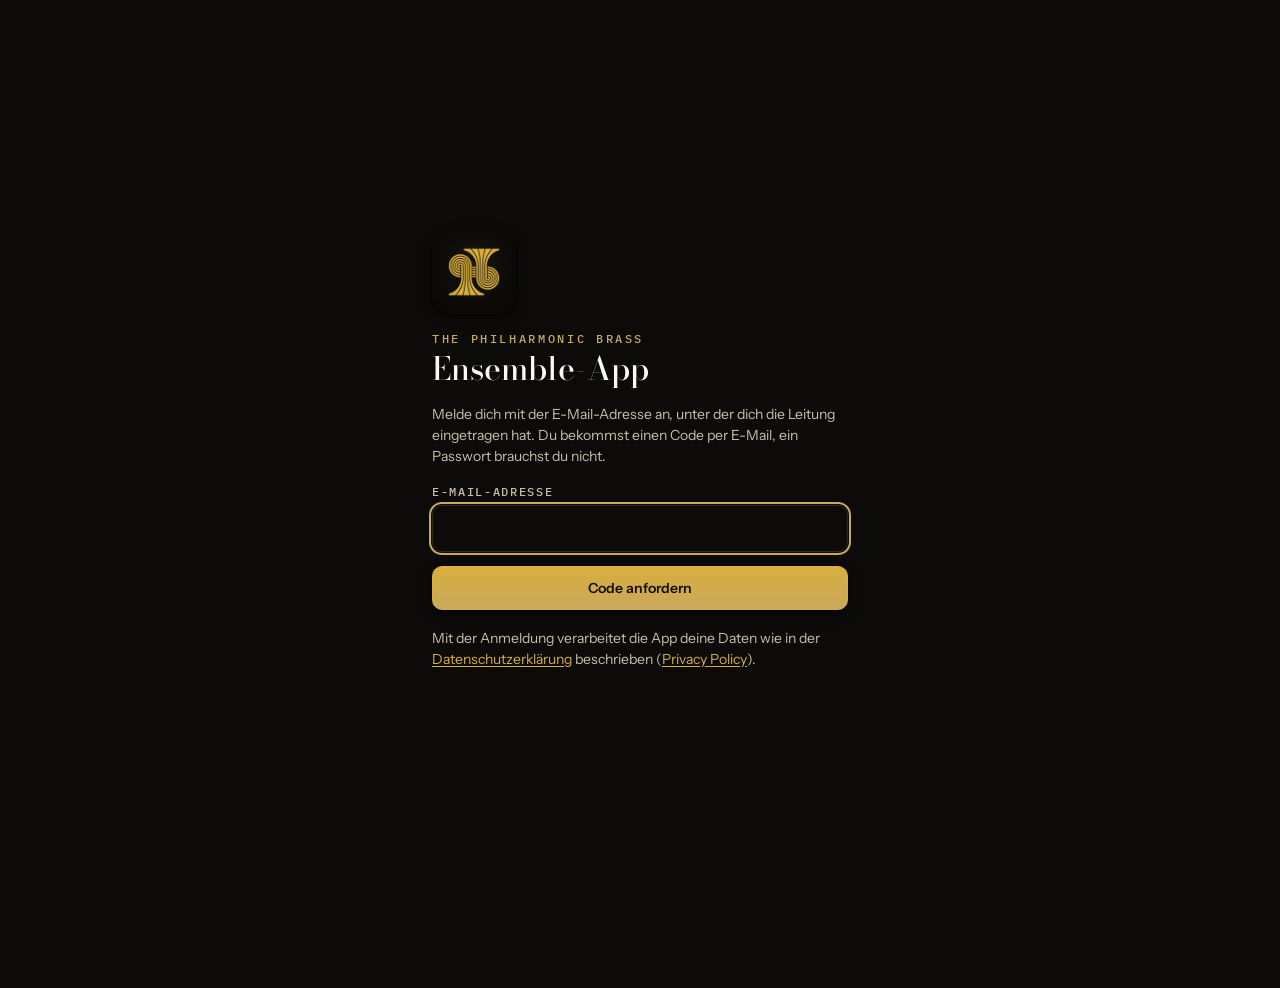
<file: index.html>
<!doctype html>
<html lang="de">
<head>
<meta charset="utf-8">
<meta name="viewport" content="width=device-width,initial-scale=1,viewport-fit=cover">
<meta name="theme-color" content="#0c0b09">
<meta name="apple-mobile-web-app-capable" content="yes">
<meta name="mobile-web-app-capable" content="yes">
<meta name="apple-mobile-web-app-status-bar-style" content="black-translucent">
<meta name="apple-mobile-web-app-title" content="TPB">
<link rel="manifest" href="manifest.webmanifest?v=3">
<meta name="robots" content="noindex">
<link rel="apple-touch-icon" href="apple-touch-icon.png?v=3">
<link rel="apple-touch-icon" sizes="180x180" href="apple-touch-icon.png?v=3">
<link rel="apple-touch-icon-precomposed" sizes="180x180" href="apple-touch-icon.png?v=3">
<link rel="icon" type="image/png" sizes="192x192" href="icon-192.png?v=3">
<style>:root{color-scheme:dark;padding-top:env(safe-area-inset-top,0px);padding-bottom:env(safe-area-inset-bottom,0px)}body{margin:0;font:14px system-ui}img{max-width:100%}[hidden]{display:none!important}</style>
<title>TPB Ensemble</title>
<meta name="claude:viewport-fit-sides" content="cover">
<link rel="preload" href="assets/schrift/bodoni-moda-latin-opsz-normal.woff2" as="font" type="font/woff2" crossorigin>
<link rel="stylesheet" href="assets/schrift/schrift.css?v=1">
<link rel="preconnect" href="https://vibrpjzjwpzifpljjukp.supabase.co" crossorigin>
</head>
<body>
<style>
/* Layout: a phone app shell. Large Bodoni title at the top, content as quiet bands,
   a fixed tab bar at the bottom. Gold marks what is fixed, blue what is planned,
   violet what is still in Klärung and locked. Single dark look on purpose: TPB is gold on black. */
:root {
  color-scheme: dark;
  --ink: #0c0b09;
  --band: #15130f;
  --raise: #1d1a15;
  --housing: #080706;
  --rule: #2c281f;
  --text: #fbf8f1;
  --muted: #c8bfab;
  --faint: #a1977f;
  --gold: #c9a95c;
  --gold-hi: #d8ae3d;
  --on-gold: #15110a;
  --plan: #84abcd;
  --idee: #b3aa97;
  --klaer: #b99aea;
  --st-rot: #ff5b4f;
  --st-gelb: #ffbd3a;
  --st-gruen: #43d18c;
  --lamp-off: #2e2a21;
  --scrim: rgba(5, 4, 3, 0.72);
  --font-display: "Bodoni Moda", "Bodoni 72", Didot, Georgia, serif;
  --font-ui: "Instrument Sans", system-ui, -apple-system, "Segoe UI", sans-serif;
  --font-data: "IBM Plex Mono", ui-monospace, "SF Mono", Menlo, monospace;
  --step--2: 0.75rem;
  --step--1: 0.875rem;
  --step-0: 1rem;
  --step-1: 1.125rem;
  --step-2: 1.5rem;
  --step-3: 2rem;
}
html, body { background: var(--ink); }
body {
  color: var(--text);
  font-family: var(--font-ui);
  font-size: var(--step-0);
  line-height: 1.5;
  padding-left: max(16px, env(safe-area-inset-left, 0px));
  padding-right: max(16px, env(safe-area-inset-right, 0px));
  padding-block: 0 calc(88px + env(safe-area-inset-bottom, 0px));
  -webkit-font-smoothing: antialiased;
  -webkit-tap-highlight-color: transparent;
}
body::before { content: ""; position: fixed; inset: 0 0 auto; height: env(safe-area-inset-top, 0px); z-index: 10; background: var(--ink); }
.wrap { max-width: 40rem; margin-inline: auto; }
a { color: var(--gold-hi); text-underline-offset: 2px; }
button { font-family: inherit; }
:focus-visible { outline: 2px solid var(--gold); outline-offset: 2px; }

/* Top */
.top { display: grid; gap: 4px; padding-block: 18px 6px; }
.top-row { display: flex; align-items: center; justify-content: space-between; gap: 12px; }
.eyebrow { margin: 0; font: 500 var(--step--2)/1.2 var(--font-data); letter-spacing: 0.22em; text-transform: uppercase; color: var(--gold); }
.roles { display: inline-flex; padding: 2px; border: 1px solid var(--rule); border-radius: 999px; }
.roles button { appearance: none; border: 0; background: none; color: var(--muted); font: 600 0.75rem/1 var(--font-ui); padding: 7px 11px; border-radius: 999px; cursor: pointer; }
.roles button[aria-pressed="true"] { background: var(--gold); color: var(--on-gold); }
.top h1 { margin: 6px 0 0; font-family: var(--font-display); font-weight: 500; font-size: var(--step-3); line-height: 1.08; text-wrap: balance; }
.me { display: flex; align-items: center; gap: 8px; color: var(--muted); font-size: var(--step--1); }
.me select { appearance: none; border: 1px solid var(--rule); border-radius: 8px; background: var(--band); color: var(--text); font: 500 var(--step--1)/1 var(--font-ui); padding: 7px 10px; }
.back { appearance: none; border: 0; background: none; color: var(--gold); font: 600 var(--step--1)/1 var(--font-ui); padding: 8px 0; cursor: pointer; justify-self: start; }

/* Blocks */
.screen { display: grid; gap: 22px; padding-block: 10px 8px; }
.sec { display: grid; gap: 10px; }
.sec-h { margin: 0; display: flex; align-items: baseline; justify-content: space-between; gap: 10px; font: 500 var(--step--2)/1.2 var(--font-data); letter-spacing: 0.16em; text-transform: uppercase; color: var(--faint); }
.note { margin: 0; color: var(--muted); font-size: var(--step--1); }
.banner { margin: 0; padding: 10px 12px; border: 1px dashed var(--rule); border-radius: 12px; color: var(--muted); font-size: var(--step--1); }
.tally { margin: 0; display: flex; flex-wrap: wrap; gap: 6px 14px; color: var(--muted); font-size: var(--step--1); }
.tally b { color: var(--text); font-variant-numeric: tabular-nums; }

/* Chips and dots */
.dot { display: inline-block; width: 8px; height: 8px; border-radius: 50%; flex: none; }
.dot.zugesagt { background: var(--gold); }
.dot.planung { background: var(--plan); }
.dot.idee { background: transparent; border: 1.5px solid var(--idee); width: 7px; height: 7px; }
.dot.klaer { background: var(--klaer); }
.chip { display: inline-flex; align-items: center; gap: 6px; padding: 4px 8px; border-radius: 6px; border: 1px solid var(--rule); font: 500 var(--step--2)/1 var(--font-data); letter-spacing: 0.02em; color: var(--muted); white-space: nowrap; }
.chip.zugesagt { color: var(--gold); border-color: color-mix(in srgb, var(--gold) 45%, var(--rule)); }
.chip.planung { color: var(--plan); border-color: color-mix(in srgb, var(--plan) 45%, var(--rule)); }
.chip.idee { color: var(--idee); border-style: dashed; }
.chip.klaer { color: var(--klaer); border-color: color-mix(in srgb, var(--klaer) 50%, var(--rule)); border-style: dashed; }
.legend { margin: 0; padding: 0; list-style: none; display: flex; flex-wrap: wrap; gap: 6px 14px; color: var(--muted); font-size: 0.75rem; }
.legend li { display: inline-flex; align-items: center; gap: 6px; }

/* Ampel (shared look with the To-do-Map) */
.housing { display: inline-grid; gap: 3px; justify-items: center; width: 18px; padding: 4px 0; border-radius: 9px; background: var(--housing); border: 1px solid var(--rule); flex: none; }
.lamp { width: 9px; height: 9px; border-radius: 50%; background: var(--lamp-off); }
.housing.rot .l-rot { background: var(--st-rot); box-shadow: 0 0 8px color-mix(in srgb, var(--st-rot) 65%, transparent); }
.housing.gelb .l-gelb { background: var(--st-gelb); box-shadow: 0 0 8px color-mix(in srgb, var(--st-gelb) 65%, transparent); }
.housing.gruen .l-gruen { background: var(--st-gruen); box-shadow: 0 0 8px color-mix(in srgb, var(--st-gruen) 65%, transparent); }
.housing.big { width: 26px; gap: 5px; padding: 6px 0; border-radius: 13px; }
.housing.big .lamp { width: 13px; height: 13px; }

/* Project cards */
.list { display: grid; gap: 8px; }
.pcard {
  appearance: none; width: 100%; text-align: left; color: inherit; cursor: pointer;
  display: grid; grid-template-columns: minmax(0, 1fr) auto; gap: 12px; align-items: center;
  padding: 14px; background: var(--band); border: 1px solid var(--rule); border-radius: 14px;
}
.pcard.s-idee { background: transparent; border-style: dashed; }
.pc-title { display: flex; align-items: center; gap: 8px; font-weight: 600; line-height: 1.3; }
.pc-date { display: block; margin-top: 3px; color: var(--muted); font-size: var(--step--1); font-variant-numeric: tabular-nums; }
.pc-tags { display: flex; flex-wrap: wrap; gap: 6px; margin-top: 8px; }
.pc-side { display: grid; justify-items: end; gap: 4px; color: var(--muted); font: 500 0.75rem/1.2 var(--font-data); font-variant-numeric: tabular-nums; text-align: right; }
.lock { display: inline-flex; align-items: center; gap: 5px; color: var(--faint); font: 500 0.75rem/1.2 var(--font-data); }
.lock svg { flex: none; }

/* Attention rows */
.alert {
  appearance: none; width: 100%; text-align: left; color: inherit; cursor: pointer;
  display: grid; grid-template-columns: auto minmax(0, 1fr); gap: 12px; align-items: center;
  padding: 12px 14px; background: var(--band); border: 1px solid var(--rule); border-radius: 12px;
}
.alert b { display: block; font-weight: 600; }
.alert span { color: var(--muted); font-size: var(--step--1); }

/* Filters */
.filters { display: flex; flex-wrap: wrap; gap: 8px; }
.fchip { appearance: none; border: 1px solid var(--rule); border-radius: 999px; background: none; color: var(--muted); font: 500 var(--step--1)/1 var(--font-ui); padding: 9px 13px; cursor: pointer; }
.fchip[aria-pressed="true"] { border-color: var(--gold); color: var(--text); background: color-mix(in srgb, var(--gold) 14%, transparent); }
.year { margin: 6px 0 0; font-family: var(--font-display); font-size: var(--step-2); font-weight: 500; }

/* Detail */
.meta { margin: 0; display: flex; flex-wrap: wrap; gap: 6px 12px; align-items: center; color: var(--muted); font-size: var(--step--1); }
.panel { display: grid; gap: 12px; padding: 16px; background: var(--band); border: 1px solid var(--rule); border-radius: 14px; }
.staff { display: grid; grid-template-columns: auto minmax(0, 1fr); gap: 14px; align-items: center; }
.staff b { display: block; font-family: var(--font-display); font-size: var(--step-1); font-weight: 500; }
.staff span { color: var(--muted); font-size: var(--step--1); }
.locked { border-style: dashed; }
.locked p { margin: 0; color: var(--muted); font-size: var(--step--1); }
.btn { appearance: none; border: 1px solid var(--rule); border-radius: 10px; background: none; color: var(--text); font: 600 var(--step--1)/1 var(--font-ui); padding: 13px 16px; cursor: pointer; }
.btn.primary { background: var(--gold); border-color: var(--gold); color: var(--on-gold); }
.btn.klaer { border-color: color-mix(in srgb, var(--klaer) 60%, var(--rule)); color: var(--klaer); }
.btn.small { padding: 9px 12px; font-size: 0.75rem; }
.btn[aria-pressed="true"].yes { background: var(--st-gruen); border-color: var(--st-gruen); color: var(--on-gold); }
.btn[aria-pressed="true"].no { background: var(--st-rot); border-color: var(--st-rot); color: var(--on-gold); }
.btns { display: flex; flex-wrap: wrap; gap: 8px; }

.days { list-style: none; margin: 0; padding: 0; border: 1px solid var(--rule); border-radius: 14px; overflow: hidden; }
.day { display: grid; grid-template-columns: 5.4rem minmax(0, 1fr); gap: 4px 12px; padding: 12px 14px; }
.day + .day { border-top: 1px solid var(--rule); }
.day-date { color: var(--muted); font: 500 0.75rem/1.4 var(--font-data); font-variant-numeric: tabular-nums; }
.day-body { min-width: 0; }
.day-type { display: block; color: var(--faint); font: 500 0.75rem/1.3 var(--font-data); letter-spacing: 0.14em; text-transform: uppercase; }
.day-text { display: block; font-weight: 500; overflow-wrap: anywhere; }
.day-place { display: block; color: var(--muted); font-size: var(--step--1); overflow-wrap: anywhere; }
.day.is-konzert .day-type { color: var(--gold); }
.day.is-klaer { background: color-mix(in srgb, var(--klaer) 8%, transparent); }
.day.is-klaer .day-type, .day.is-klaer .day-place { color: var(--klaer); }
.day .btn { margin-top: 8px; }

.reg { display: grid; gap: 0; border: 1px solid var(--rule); border-radius: 14px; overflow: hidden; }
.reg-h { margin: 0; padding: 9px 14px; background: var(--raise); color: var(--muted); font: 500 var(--step--2)/1.2 var(--font-data); letter-spacing: 0.14em; text-transform: uppercase; display: flex; justify-content: space-between; }
.seat { appearance: none; width: 100%; border: 0; border-top: 1px solid var(--rule); background: none; color: inherit; text-align: left; display: grid; grid-template-columns: minmax(0, 1fr) auto; gap: 10px; align-items: center; padding: 9px 14px; font: inherit; }
button.seat { cursor: pointer; }
.seat.mine { background: color-mix(in srgb, var(--gold) 8%, transparent); }
.seat-name { font-weight: 500; }
.seat-sub { display: block; color: var(--muted); font-size: 0.75rem; }
.pill { display: inline-flex; align-items: center; gap: 6px; padding: 5px 9px; border-radius: 999px; border: 1px solid var(--rule); font: 500 0.75rem/1 var(--font-data); white-space: nowrap; }
.pill.ja { color: var(--st-gruen); border-color: color-mix(in srgb, var(--st-gruen) 45%, var(--rule)); }
.pill.nein { color: var(--st-rot); border-color: color-mix(in srgb, var(--st-rot) 45%, var(--rule)); }
.pill.offen { color: var(--muted); }
.pill.sub { color: var(--st-gelb); border-color: color-mix(in srgb, var(--st-gelb) 45%, var(--rule)); }

/* Rows for Rückmeldung / Erinnerungen */
.rrow { display: grid; gap: 10px; padding: 14px; background: var(--band); border: 1px solid var(--rule); border-radius: 14px; }
.rrow-h { display: grid; grid-template-columns: minmax(0, 1fr) auto; gap: 10px; align-items: start; }
.rrow-h b { display: block; font-weight: 600; }
.rrow-h span { color: var(--muted); font-size: var(--step--1); }
.link { appearance: none; border: 0; background: none; color: var(--gold); font: 600 var(--step--1)/1.2 var(--font-ui); padding: 4px 0; cursor: pointer; text-align: left; }

/* Infos and Noten */
.links { display: grid; border: 1px solid var(--rule); border-radius: 14px; overflow: hidden; }
.links > * { display: grid; gap: 2px; padding: 13px 14px; color: inherit; text-decoration: none; }
.links > * + * { border-top: 1px solid var(--rule); }
.links b { font-weight: 600; }
.links span { color: var(--muted); font-size: var(--step--1); }
.links a b { color: var(--gold-hi); }
.score { display: grid; grid-template-columns: minmax(0, 1fr) auto; gap: 10px; align-items: center; padding: 13px 14px; opacity: 0.7; }
.score + .score { border-top: 1px solid var(--rule); }
.steps { margin: 0; padding-left: 20px; display: grid; gap: 4px; color: var(--muted); font-size: var(--step--1); }

/* Tab bar */
.tabbar {
  position: fixed; left: 0; right: 0; bottom: 0; z-index: 15;
  display: grid; grid-template-columns: repeat(5, minmax(0, 1fr));
  background: var(--ink); border-top: 1px solid var(--rule);
  padding-top: 6px;
  padding-bottom: calc(6px + env(safe-area-inset-bottom, 0px));
  padding-left: max(8px, env(safe-area-inset-left, 0px));
  padding-right: max(8px, env(safe-area-inset-right, 0px));
}
.tab { appearance: none; border: 0; background: none; color: var(--faint); display: grid; justify-items: center; gap: 3px; padding: 6px 2px; font: 600 0.75rem/1.1 var(--font-ui); letter-spacing: 0.02em; cursor: pointer; position: relative; }
.tab[aria-current="page"] { color: var(--gold); }
.tab svg { width: 22px; height: 22px; }
.badge { position: absolute; top: 0; left: calc(50% + 6px); min-width: 18px; height: 18px; padding: 0 5px; border-radius: 9px; background: var(--st-rot); color: var(--on-gold); font: 600 0.75rem/18px var(--font-ui); text-align: center; }

/* Sheet and toast */
.scrim { position: fixed; inset: 0; z-index: 20; background: var(--scrim); }
.sheet {
  position: fixed; left: 0; right: 0; bottom: 0; z-index: 21; max-height: 86vh; overflow-y: auto;
  background: var(--raise); border-top: 1px solid var(--gold); border-radius: 16px 16px 0 0;
  padding-top: 18px; padding-bottom: calc(18px + env(safe-area-inset-bottom, 0px));
  padding-left: max(16px, env(safe-area-inset-left, 0px)); padding-right: max(16px, env(safe-area-inset-right, 0px));
}
.sheet-inner { max-width: 36rem; margin-inline: auto; display: grid; gap: 14px; }
.sheet h2 { margin: 0; font-family: var(--font-display); font-weight: 500; font-size: var(--step-2); line-height: 1.15; }
.sheet .btns { flex-direction: column; }
.sheet .btn { width: 100%; text-align: center; }
.fld { display: grid; gap: 6px; }
.fld label { color: var(--muted); font: 500 var(--step--2)/1.2 var(--font-data); letter-spacing: 0.14em; text-transform: uppercase; }
.fld input { width: 100%; box-sizing: border-box; border: 1px solid var(--rule); border-radius: 10px; background: var(--ink); color: var(--text); font: 400 1rem/1.4 var(--font-ui); padding: 11px 12px; }
.toast { position: fixed; left: 50%; bottom: calc(92px + env(safe-area-inset-bottom, 0px)); z-index: 30; transform: translateX(-50%); width: max-content; max-width: calc(100% - 32px); padding: 11px 15px; border-radius: 10px; background: var(--text); color: var(--ink); font-size: var(--step--1); font-weight: 500; }

/* v2 · F-005/F-006: Was man antippen kann, liegt erhaben mit Schatten und goldenem Pfeil.
   Was nur informiert, liegt flach. Beim Drücken gibt die Fläche sichtbar nach. */
:root {
  --tap: #221e18;
  --tap-hi: #2c271f;
  --tap-edge: #403829;
  --lift: inset 0 1px 0 rgba(255, 240, 210, 0.06), 0 1px 2px rgba(0, 0, 0, 0.7), 0 4px 12px rgba(0, 0, 0, 0.45);
  --press: inset 0 2px 4px rgba(0, 0, 0, 0.55);
  --chev: url("data:image/svg+xml,%3Csvg xmlns='http://www.w3.org/2000/svg' viewBox='0 0 8 14'%3E%3Cpath d='M1.5 1.5 6.5 7l-5 5.5' fill='none' stroke='black' stroke-width='2' stroke-linecap='round' stroke-linejoin='round'/%3E%3C/svg%3E");
}
.pcard, .alert, button.seat, .links > .row, .tile, .back, .link, .btn, .fchip {
  -webkit-user-select: none; user-select: none; touch-action: manipulation;
  transition: transform 0.08s ease, box-shadow 0.12s ease, background 0.12s ease;
}
.pcard, .alert, .tile {
  background: linear-gradient(180deg, var(--tap-hi), var(--tap));
  border-color: var(--tap-edge);
  box-shadow: var(--lift);
}
.pcard.s-idee { background: linear-gradient(180deg, var(--tap-hi), var(--tap)); border-color: var(--idee); }
.pcard { grid-template-columns: minmax(0, 1fr) auto 8px; }
.alert { grid-template-columns: auto minmax(0, 1fr) 8px; }
button.seat { grid-template-columns: minmax(0, 1fr) auto 8px; background: linear-gradient(180deg, color-mix(in srgb, var(--tap-hi) 70%, transparent), transparent); }
.pcard::after, .alert::after, button.seat::after, .links > .row::after, .tile::after, .link::after {
  content: ""; width: 8px; height: 14px; justify-self: end; align-self: center; flex: none;
  background: var(--gold);
  -webkit-mask: var(--chev) center / contain no-repeat; mask: var(--chev) center / contain no-repeat;
}
.pcard:active, .alert:active, .tile:active, .back:active, .link:active, .btn:active, .fchip:active {
  transform: translateY(1px) scale(0.985);
  box-shadow: var(--press);
  background: var(--tap);
}
button.seat:active, .links > .row:active { background: var(--tap); box-shadow: var(--press); }

/* Zurück: eigene Taste, groß genug für den Daumen */
.back {
  display: inline-flex; align-items: center; gap: 8px; min-height: 44px; margin: 4px 0 2px;
  padding: 0 18px 0 12px; border: 1px solid var(--tap-edge); border-radius: 999px;
  background: linear-gradient(180deg, var(--tap-hi), var(--tap)); box-shadow: var(--lift);
  color: var(--text); font: 600 var(--step-0)/1 var(--font-ui);
}
.back svg { width: 18px; height: 18px; color: var(--gold); flex: none; }

/* Knöpfe */
.btn { background: linear-gradient(180deg, var(--tap-hi), var(--tap)); border-color: var(--tap-edge); box-shadow: var(--lift); min-height: 44px; }
.btn.primary { background: linear-gradient(180deg, var(--gold-hi), var(--gold)); border-color: var(--gold-hi); }
.btn.primary:active { background: var(--gold); }
.btn.small { min-height: 36px; }
.fchip { background: linear-gradient(180deg, var(--tap-hi), var(--tap)); border-color: var(--tap-edge); box-shadow: var(--lift); min-height: 40px; }
.link {
  display: inline-flex; align-items: center; gap: 8px; min-height: 36px; padding: 0 12px 0 14px;
  border: 1px solid var(--tap-edge); border-radius: 999px;
  background: linear-gradient(180deg, var(--tap-hi), var(--tap)); box-shadow: var(--lift);
  color: var(--text); white-space: nowrap;
}
.link::after { width: 6px; height: 11px; }

/* Reine Anzeige bleibt flach */
.panel, .rrow { box-shadow: none; }
.links > div { background: transparent; }
.links > div b { color: var(--muted); }

/* Zeilen in Listen, die etwas öffnen */
.links > .row {
  appearance: none; width: 100%; border: 0; text-align: left; cursor: pointer; font: inherit; color: inherit;
  grid-template-columns: minmax(0, 1fr) 8px; align-items: center; gap: 12px;
  background: linear-gradient(180deg, var(--tap-hi), var(--tap));
}
.links > .row > span { display: grid; gap: 2px; min-width: 0; }
.links > .row b { color: var(--gold-hi); }
.links > * + .row, .links > .row + * { border-top: 1px solid var(--tap-edge); }

/* F-007: Leitung mit fünf Sparten */
.tiles { display: grid; gap: 10px; }
.tile {
  appearance: none; width: 100%; text-align: left; color: inherit; cursor: pointer; font: inherit;
  display: grid; grid-template-columns: 40px minmax(0, 1fr) 8px; gap: 14px; align-items: center;
  padding: 14px; border: 1px solid var(--tap-edge); border-radius: 14px;
}
.tile-ico { width: 40px; height: 40px; border-radius: 11px; display: grid; place-items: center; background: var(--housing); border: 1px solid var(--rule); color: var(--gold); }
.tile-ico svg { width: 22px; height: 22px; }
.tile b { display: block; font-weight: 600; line-height: 1.3; }
.tile .tile-sub { display: block; color: var(--muted); font-size: var(--step--1); line-height: 1.35; margin-top: 2px; }
.tile .tile-count { display: block; margin-top: 6px; color: var(--faint); font: 500 0.75rem/1.2 var(--font-data); letter-spacing: 0.04em; }
.files { list-style: none; margin: 0; padding: 0; border: 1px solid var(--rule); border-radius: 14px; overflow: hidden; }
.file { display: grid; grid-template-columns: auto minmax(0, 1fr); gap: 12px; align-items: center; padding: 12px 14px; }
.file + .file { border-top: 1px solid var(--rule); }
.file b { display: block; font-weight: 500; overflow-wrap: anywhere; }
.file span.sub { display: block; color: var(--faint); font-size: 0.75rem; }
.ftype { min-width: 38px; padding: 4px 0; border-radius: 6px; border: 1px solid var(--rule); color: var(--muted); font: 500 0.75rem/1 var(--font-data); letter-spacing: 0.08em; text-align: center; }
.stage { display: inline-flex; align-items: center; gap: 6px; }
.stage.intern { color: var(--klaer); }
.stage.ensemble { color: var(--st-gruen); }

/* F-002: Werkzeuge direkt in der App */
.toolframe {
  display: block; box-sizing: border-box;
  width: calc(100% + 2 * max(16px, env(safe-area-inset-left, 0px)));
  margin-inline: calc(-1 * max(16px, env(safe-area-inset-left, 0px)));
  height: calc(100dvh - 230px - env(safe-area-inset-top, 0px) - env(safe-area-inset-bottom, 0px)); min-height: 420px;
  border: 0; border-block: 1px solid var(--rule); background: var(--ink);
}
@media (min-width: 41rem) { .toolframe { width: 100%; margin-inline: 0; border: 1px solid var(--rule); border-radius: 14px; } }

/* v4 · F-014: Tab-Beschriftung wächst nur begrenzt mit, damit alle Tabs passen */
.tab { font-size: 12px; letter-spacing: 0; padding-inline: 0; }
.tabbar { padding-left: max(4px, env(safe-area-inset-left, 0px)); padding-right: max(4px, env(safe-area-inset-right, 0px)); }
.panel > p { margin: 0; }
.panel > p b { font-weight: 600; }
.fsbtns .fchip { flex: 1 1 0; text-align: center; padding-inline: 8px; }
.fsbtns .fchip span { display: block; font-family: var(--font-display); line-height: 1; margin-bottom: 4px; color: var(--gold); }


/* ---------- Beta: Anmeldung, Formulare, Ablage ---------- */
.login { min-height: calc(100dvh - 48px - env(safe-area-inset-top, 0px)); display: grid; align-content: center; gap: 18px; padding-block: 24px; max-width: 26rem; margin-inline: auto; }
.login-logo { width: 84px; height: 84px; border-radius: 20px; box-shadow: var(--lift); }
.login h1 { margin: 4px 0 0; font-family: var(--font-display); font-weight: 500; font-size: var(--step-3); line-height: 1.1; }
.login form { display: grid; gap: 14px; }
.login .btn { width: 100%; }
.login .btns { justify-content: space-between; }
.fld input[type=email], .fld input[type=url], .fld input[type=file], .fld select { width: 100%; box-sizing: border-box; border: 1px solid var(--rule); border-radius: 10px; background: var(--ink); color: var(--text); font: 400 1rem/1.4 var(--font-ui); padding: 11px 12px; }
.fld select { appearance: none; background-image: linear-gradient(45deg, transparent 50%, var(--gold) 50%), linear-gradient(135deg, var(--gold) 50%, transparent 50%); background-position: calc(100% - 18px) 50%, calc(100% - 13px) 50%; background-size: 5px 5px; background-repeat: no-repeat; padding-right: 34px; }
.fld input:focus, .fld select:focus { outline: 2px solid var(--gold); outline-offset: 1px; }
.code-input { font: 600 1.6rem/1.2 var(--font-data) !important; letter-spacing: 0.35em; text-align: center; }
.form-error { margin: 0; color: #ff8a80; font-size: var(--step--1); }
.form-ok { margin: 0; color: var(--st-gruen); font-size: var(--step--1); }
.linklike { appearance: none; border: 0; background: none; color: var(--gold); font: 600 var(--step--1)/1.3 var(--font-ui); padding: 10px 0; cursor: pointer; text-decoration: underline; text-underline-offset: 3px; }
.check { display: flex; align-items: center; gap: 10px; color: var(--text); font-size: var(--step-0); }
.check input { width: 22px; height: 22px; accent-color: var(--gold); }
.radio-row { display: flex; flex-wrap: wrap; gap: 8px; }
.radio-row label { display: inline-flex; align-items: center; gap: 8px; padding: 10px 12px; border: 1px solid var(--tap-edge); border-radius: 10px; background: linear-gradient(180deg, var(--tap-hi), var(--tap)); color: var(--text); font: 500 var(--step--1)/1.2 var(--font-ui); letter-spacing: 0; text-transform: none; cursor: pointer; }
.radio-row input { width: 18px; height: 18px; accent-color: var(--gold); margin: 0; }
button.file { appearance: none; width: 100%; border: 0; text-align: left; color: inherit; font: inherit; cursor: pointer; grid-template-columns: auto minmax(0, 1fr) 8px; background: linear-gradient(180deg, color-mix(in srgb, var(--tap-hi) 70%, transparent), transparent); }
button.file::after { content: ""; width: 8px; height: 14px; justify-self: end; align-self: center; background: var(--gold); -webkit-mask: var(--chev) center / contain no-repeat; mask: var(--chev) center / contain no-repeat; }
button.file:active { background: var(--tap); box-shadow: var(--press); }
.files { display: grid; }
.chip.beta { color: var(--gold); border-color: color-mix(in srgb, var(--gold) 50%, var(--rule)); }
.busy main { opacity: 0.8; }
.busy::after { content: ""; position: fixed; z-index: 40; left: 0; right: 0; top: env(safe-area-inset-top, 0px); height: 3px;
  background: linear-gradient(90deg, transparent 0%, var(--gold) 50%, transparent 100%); background-size: 50% 100%; background-repeat: no-repeat; animation: tpb-load 1.1s linear infinite; }
@keyframes tpb-load { from { background-position: -50% 0; } to { background-position: 150% 0; } }

.seat-form { margin-top: 14px; padding-top: 12px; border-top: 1px solid var(--rule); }
.rr-list { display: grid; gap: 10px; max-height: 260px; overflow-y: auto; padding: 4px 2px; }
.rr-pick .filters { margin-bottom: 4px; }
.toast { pointer-events: none; }
.fld .rr-list label.check { color: var(--text); font: 400 var(--step-0)/1.35 var(--font-ui); letter-spacing: normal; text-transform: none; }

@media (prefers-reduced-motion: reduce) { * { transition: none !important; animation: none !important; } }
</style>

<div class="wrap" id="app"></div>
<nav class="tabbar" id="tabbar" aria-label="Hauptmenü"></nav>
<div class="scrim" id="scrim" hidden></div>
<div class="sheet" id="sheet" role="dialog" aria-modal="true" aria-labelledby="sheet-title" hidden><div class="sheet-inner" id="sheet-inner"></div></div>
<div class="toast" id="toast" role="status" aria-live="polite" hidden></div>

<script src="assets/js/supabase-2.117.3.js" integrity="sha384-BWcjm9OdFth9TbhCxZPdm+gAOUMAzQy9nmTs12ioXdCcbVnJaPMn+fMUoQCLt60R"></script>
<script>
(function () {
  "use strict";

  /* ---------- Verbindung zu Supabase (öffentliche Adresse und öffentlicher Schlüssel; geschützt durch die Rechte in der Datenbank) ---------- */
  var SB_URL = "https://vibrpjzjwpzifpljjukp.supabase.co";
  var SB_KEY = "sb_publishable_lVHKTlObiihOnrm-724Wdg_oPmVxItB";
  var UI_KEY = "tpb-beta-ui";
  var VERSION_LABEL = "Version 13.1 · Stand 27.11.2026";

  var $ = function (s) { return document.querySelector(s); };
  function esc(s) {
    return String(s == null ? "" : s).replace(/[&<>"']/g, function (c) {
      return { "&": "&amp;", "<": "&lt;", ">": "&gt;", '"': "&quot;", "'": "&#39;" }[c];
    });
  }

  if (!window.supabase || !window.supabase.createClient) {
    document.getElementById("app").innerHTML = '<main class="screen"><p class="banner">Die App konnte nicht geladen werden. Bitte Verbindung prüfen und die App neu öffnen.</p></main>';
    return;
  }
  var sb = window.supabase.createClient(SB_URL, SB_KEY, {
    auth: { persistSession: true, autoRefreshToken: true, detectSessionInUrl: false, storageKey: "tpb-auth" }
  });

  /* ---------- Register, Plätze ---------- */
  var REGS = ["Trompete", "Horn", "Posaune", "Tenorhorn", "Tuba", "Pauke", "Schlagzeug"];
  var REG_SHORT = { Trompete: "Trp", Horn: "Hr", Posaune: "Pos", Tenorhorn: "Thr", Tuba: "Tb", Pauke: "Pk", Schlagzeug: "Schlgz." };
  var SEATS = [];
  var SEAT = {};
  var SEAT_IDX = {};

  /* ---------- Werkzeuge (öffnen in der App) ---------- */
  var TOOLS = [
    { id: "buehne", title: "Bühnenplaner", sub: "Bühnenpläne je Programm", url: "https://leouli23.github.io/TPB-B-hnenplan/" },
    { id: "instr", title: "Instrumentenübersicht", sub: "Schlagwerk-Disposition je Stück, wächst mit dem Notenarchiv", url: "https://leouli23.github.io/Untertitel-Studio/",
      urls: ["https://leouli23.github.io/TPB-Schlagwerk-Disposition/", "https://leouli23.github.io/Untertitel-Studio/"] }
  ];
  function resolveTools() {
    TOOLS.forEach(function (t) {
      if (!t.urls || !window.fetch) return;
      (function next(i) {
        if (i >= t.urls.length) return;
        fetch(t.urls[i], { method: "HEAD", cache: "no-store" }).then(function (res) {
          if (res.ok) { t.url = t.urls[i]; } else { next(i + 1); }
        }).catch(function () { /* nicht erreichbar: bisherige Adresse bleibt */ });
      })(0);
    });
  }
  function toolById(id) { return TOOLS.filter(function (t) { return t.id === id; })[0]; }

  /* ---------- Sparten der Leitung ---------- */
  var SPARTEN = [
    { id: "vorstand", title: "Vorstand", sub: "Verträge, Grundsatzentscheidungen",
      icon: '<path d="M12 3l8 4H4z M5 9h14M6 9v8M10 9v8M14 9v8M18 9v8M4 20h16" fill="none" stroke="currentColor" stroke-width="1.6" stroke-linejoin="round"/>' },
    { id: "medien", title: "Medien & Social Media", sub: "Online-Präsenz, Presse, Fotos und Videos",
      icon: '<rect x="3" y="6" width="18" height="13" rx="2" fill="none" stroke="currentColor" stroke-width="1.6"/><circle cx="12" cy="12.5" r="3.5" fill="none" stroke="currentColor" stroke-width="1.6"/><path d="M8 6l1.5-2h5L16 6" fill="none" stroke="currentColor" stroke-width="1.6" stroke-linejoin="round"/>' },
    { id: "finanzen", title: "Finanzen", sub: "Budget, Gagen, Abrechnungen",
      icon: '<rect x="3" y="6" width="18" height="12" rx="2" fill="none" stroke="currentColor" stroke-width="1.6"/><circle cx="12" cy="12" r="2.6" fill="none" stroke="currentColor" stroke-width="1.6"/><path d="M6 9.5v5M18 9.5v5" fill="none" stroke="currentColor" stroke-width="1.6" stroke-linecap="round"/>' },
    { id: "reise", title: "Reiseleitung & Tourneeplanung", sub: "Reisen, Hotels, Abfahrten, Tourpläne",
      icon: '<path d="M3 14l18-7-6 13-3-5z M12 15l9-8" fill="none" stroke="currentColor" stroke-width="1.6" stroke-linejoin="round"/>' },
    { id: "musik", title: "Musikalische Leitung", sub: "Programm, Besetzung, Proben",
      icon: '<path d="M9 18V6l10-2v12" fill="none" stroke="currentColor" stroke-width="1.6" stroke-linejoin="round"/><ellipse cx="7" cy="18" rx="2.5" ry="2" fill="none" stroke="currentColor" stroke-width="1.6"/><ellipse cx="17" cy="16" rx="2.5" ry="2" fill="none" stroke="currentColor" stroke-width="1.6"/>' }
  ];
  function sparteById(id) { return SPARTEN.filter(function (s) { return s.id === id; })[0]; }
  var SPARTE_TITLE = {};
  SPARTEN.forEach(function (s) { SPARTE_TITLE[s.id] = s.title; });

  /* ---------- Zustand der Oberfläche (nur dieses Gerät) ---------- */
  var ui = { tab: "start", pid: null, view: null, filter: "alle", fs: "1" };
  try {
    var savedUi = JSON.parse(localStorage.getItem(UI_KEY) || "null");
    if (savedUi) { ui.tab = savedUi.tab || "start"; ui.filter = savedUi.filter || "alle"; ui.fs = savedUi.fs || "1"; }
  } catch (e) { /* ohne Speicher */ }
  function saveUi() { try { localStorage.setItem(UI_KEY, JSON.stringify({ tab: ui.tab, filter: ui.filter, fs: ui.fs })); } catch (e) { /* ohne Speicher */ } }

  /* ---------- Daten ---------- */
  var phase = "boot"; /* boot · login · noaccess · error · app */
  var me = null;
  var userEmail = "";
  var projects = [];
  var documents = [];
  var stagePlans = [];
  var readReqs = [];
  var pendingHash = location.hash || "";
  var APP_ART = /\/beta\//.test(location.pathname) ? "beta" : "haupt";
  /* Pfad zu den Dateien im Hauptordner (Logo, Datenschutz): unter /beta/ eine Ebene höher */
  var BASIS = APP_ART === "beta" ? "../" : "";
  var pushOn = false;
  var members = [];
  var emails = {};
  var lastLoad = 0;
  var loadErr = "";
  var login = { step: "email", email: "", error: "", info: "", cooldownUntil: 0 };

  /* ---------- Offline (F-034): letzter Stand und Dateien auf dem Gerät ---------- */
  var OFF_KEY = "tpb-offline-stand";
  var MANUAL_KEY = "tpb-offline-manuell";
  var DATEI_CACHE = "tpb-dateien-v1";
  var offline = false;      /* letzter Ladeversuch ohne Netz: Anzeige aus dem gespeicherten Stand */
  var standIso = "";        /* Zeitpunkt des angezeigten Stands */
  var offlineIds = {};      /* Dateien, die auf diesem Gerät gespeichert sind */
  function readSnap() { try { return JSON.parse(localStorage.getItem(OFF_KEY) || "null"); } catch (e) { return null; } }
  function writeSnap(raw) { try { localStorage.setItem(OFF_KEY, JSON.stringify(raw)); } catch (e) { /* Speicher voll oder gesperrt */ } }
  function manualList() { try { return JSON.parse(localStorage.getItem(MANUAL_KEY) || "[]"); } catch (e) { return []; } }
  function setManual(list) { try { localStorage.setItem(MANUAL_KEY, JSON.stringify(list)); } catch (e) { /* ohne Speicher */ } }
  function isNetErr(e) {
    var m = (e && (e.message || e.msg || e.name)) || String(e || "");
    return !navigator.onLine || /fetch|network|Load failed|NetworkError|AuthRetryableFetchError|timeout/i.test(m);
  }
  function standText(iso) {
    try {
      var d = new Date(iso);
      return String(d.getDate()).padStart(2, "0") + "." + String(d.getMonth() + 1).padStart(2, "0") + ". " +
        String(d.getHours()).padStart(2, "0") + ":" + String(d.getMinutes()).padStart(2, "0");
    } catch (e) { return ""; }
  }
  function fileUrl(id) { return new URL(swScope() + "datei/" + encodeURIComponent(id), location.href).href; }

  function isLead() { return !!(me && me.is_leitung); }
  /* Bühnenpläne speichern dürfen Leitung, Pauke und Schlagzeug (wie in der Datenbank, 008) */
  function canEditStage() { return !!(me && (me.is_leitung || me.register === "Pauke" || me.register === "Schlagzeug")); }
  function mySeat() { return me ? me.seat : null; }
  function one(x) { return Array.isArray(x) ? (x[0] || null) : (x || null); }
  function chk(res) { if (res && res.error) throw res.error; return res; }

  function mapProject(p) {
    var resp = {};
    var players = {};
    var seats = (p.project_seats || []).map(function (ps) {
      var r = one(ps.responses);
      var s = one(ps.substitutes);
      var o = { r: r ? r.answer : "offen" };
      if (r && r.reminded_at) o.reminded = true;
      if (s) { o.sub = s.status; if (s.name) o.subName = s.name; }
      if (ps.member_id) players[ps.seat] = ps.member_id;
      resp[ps.seat] = o;
      return ps.seat;
    }).filter(function (sid) { return SEAT[sid]; }).sort(function (a, b) { return SEAT_IDX[a] - SEAT_IDX[b]; });
    var days = (p.project_days || []).slice().sort(function (a, b) {
      return a.day < b.day ? -1 : a.day > b.day ? 1 : (a.sort - b.sort);
    }).map(function (d) {
      return { id: d.id, d: d.day, e: d.day_end, t: d.time_text, type: d.type, text: d.text, place: d.place, confirmed: d.confirmed };
    });
    return { id: p.id, slug: p.slug, title: p.title, status: p.status, start: p.start_date, end: p.end_date,
      rangeLabel: p.range_label, conductor: p.conductor, hint: p.hint, seats: seats, days: days, resp: resp, players: players,
      /* Löschregel mit Vorwarnung (Migration 012): fehlen die Felder (ältere Datenbank), gilt die Datumsregel */
      loeschFelder: p.daten_geloescht_am !== undefined, deletedAt: p.daten_geloescht_am || null,
      aufschub: p.loeschung_aufgeschoben_bis || null, vorgewarnt: p.loeschung_vorgewarnt_am || null };
  }

  var PROJ_SEL = "id,slug,title,status,start_date,end_date,range_label,conductor,hint," +
    "project_days(id,day,day_end,time_text,type,text,place,confirmed,sort)," +
    "project_seats(seat,member_id,responses(answer,reminded_at,answered_by,updated_at),substitutes(status,note,name))";
  /* Mit den Feldern der Löschregel (012); fehlen sie in der Datenbank noch, ohne sie */
  async function loadProjects() {
    var r = await sb.from("projects").select(PROJ_SEL + ",daten_geloescht_am,loeschung_aufgeschoben_bis,loeschung_vorgewarnt_am");
    if (r.error && !isNetErr(r.error)) r = await sb.from("projects").select(PROJ_SEL);
    return r;
  }

  async function loadAll(silent) {
    if (!silent) {
      var first = phase === "boot" && readSnap();
      if (first) {
        /* sofort mit dem letzten Stand öffnen, im Hintergrund frisch laden (F-034) */
        applyRaw(first); phase = "app"; render(); refreshOfflineIds();
      } else { phase = "boot"; render(); }
    }
    try {
      var u = await sb.auth.getUser();
      if (u.error || !u.data || !u.data.user) {
        if (u.error && isNetErr(u.error)) throw u.error;
        clearOffline();
        phase = "login"; me = null; render(); return;
      }
      userEmail = u.data.user.email || "";
      var r1 = chk(await sb.from("members").select("id,name,register,seat,is_leitung,sparte,active,user_id").eq("user_id", u.data.user.id).maybeSingle());
      me = r1.data;
      if (!me || !me.active) { clearOffline(); phase = "noaccess"; render(); return; }
      var res = await Promise.all([
        sb.from("seats").select("id,register,label,sort").order("sort"),
        loadProjects(),
        sb.from("documents").select("id,sparte,stage,title,kind,url,storage_path,file_type,file_size,project_id,created_by,created_at").order("created_at", { ascending: false }),
        sb.from("members").select("id,name,register,seat,is_leitung,sparte,active,user_id").order("name"),
        isLead() ? sb.from("member_emails").select("member_id,email") : Promise.resolve({ data: [] }),
        sb.from("stage_plans").select("id,title,project_id,updated_at").order("updated_at", { ascending: false }),
        sb.from("read_requests").select("document_id,member_id,requested_by,requested_at,read_at,reminded_at")
      ]);
      res.slice(0, 5).forEach(chk);
      var raw = {
        uid: u.data.user.id, email: userEmail, me: me, stand: new Date().toISOString(),
        seats: res[0].data, projects: res[1].data, documents: res[2].data || [], members: res[3].data || [],
        emails: res[4].data || [],
        /* Bühnenpläne und Leseaufforderungen: fehlt die Tabelle, läuft die App ohne sie weiter */
        stagePlans: res[5] && !res[5].error ? (res[5].data || []) : [],
        readReqs: res[6] && !res[6].error ? (res[6].data || []) : []
      };
      applyRaw(raw);
      offline = false;
      writeSnap(raw);
      lastLoad = Date.now();
      loadErr = "";
      phase = "app";
      if (pendingHash) { applyHash(pendingHash); pendingHash = ""; }
      render();
      checkPush();
      syncFiles();
    } catch (e) {
      console.error(e);
      if (isNetErr(e) && showOffline()) return;
      loadErr = errText(e);
      if (phase !== "app") { phase = "error"; }
      render();
      if (phase === "app") toast(loadErr);
    }
  }
  /* ohne Netz: letzter gespeicherter Stand (F-034) */
  function showOffline() {
    var snap = readSnap();
    if (!snap) return false;
    applyRaw(snap);
    offline = true;
    phase = "app";
    if (pendingHash) { applyHash(pendingHash); pendingHash = ""; }
    render();
    refreshOfflineIds();
    return true;
  }
  function applyRaw(raw) {
    me = raw.me; userEmail = raw.email || "";
    standIso = raw.stand || "";
    stagePlans = raw.stagePlans || [];
    readReqs = raw.readReqs || [];
    SEATS = (raw.seats || []).map(function (s) { return { id: s.id, reg: s.register, label: s.label }; });
    SEAT = {}; SEAT_IDX = {};
    SEATS.forEach(function (s, i) { SEAT[s.id] = s; SEAT_IDX[s.id] = i; });
    projects = (raw.projects || []).map(mapProject);
    documents = raw.documents || [];
    members = raw.members || [];
    emails = {};
    (raw.emails || []).forEach(function (e) { emails[e.member_id] = e.email; });
    if (!isLead() && (ui.tab === "leitung")) ui.tab = "start";
  }

  /* Dateien für unterwegs: automatisch alles fürs Ensemble, alles mit Leseaufforderung an mich,
     alles zu Projekten der nächsten 30 Tage; dazu, was jemand von Hand offline speichert */
  function projectSoon(pid) {
    var p = pid && byId(pid);
    if (!p || !p.start || archived(p)) return false;
    return p.start <= plusDays(todayIso(), 30) && (projEnd(p) || p.start) >= todayIso();
  }
  function wantOffline(d) {
    if (!d || !d.storage_path) return false;
    if (manualList().indexOf(d.id) >= 0) return true;
    if (d.stage === "ensemble") return true;
    if (me && readReqs.some(function (r) { return r.document_id === d.id && r.member_id === me.id; })) return true;
    return projectSoon(d.project_id);
  }
  function autoOffline(d) {
    return !!(d && d.storage_path && (d.stage === "ensemble" || projectSoon(d.project_id) ||
      (me && readReqs.some(function (r) { return r.document_id === d.id && r.member_id === me.id; }))));
  }
  async function refreshOfflineIds() {
    var next = {};
    try {
      if ("caches" in window) {
        var c = await caches.open(DATEI_CACHE);
        (await c.keys()).forEach(function (rq) { var m = /\/datei\/([^/?#]+)/.exec(rq.url); if (m) next[decodeURIComponent(m[1])] = true; });
      }
    } catch (e) { /* ohne Speicher */ }
    var changed = Object.keys(next).sort().join() !== Object.keys(offlineIds).sort().join();
    offlineIds = next;
    if (changed && phase === "app") render();
  }
  var syncing = false, syncAgain = false;
  async function syncFiles() {
    if (offline || !("caches" in window) || !me) return;
    if (syncing) { syncAgain = true; return; }
    syncing = true;
    syncAgain = false;
    try {
      var c = await caches.open(DATEI_CACHE);
      var keys = await c.keys();
      var have = {};
      for (var i = 0; i < keys.length; i++) {
        var m = /\/datei\/([^/?#]+)/.exec(keys[i].url);
        var id = m ? decodeURIComponent(m[1]) : null;
        var d = id ? docById(id) : null;
        if (!d || !wantOffline(d)) await c.delete(keys[i]);
        else have[id] = true;
      }
      var todo = documents.filter(function (d) { return wantOffline(d) && !have[d.id]; });
      for (var j = 0; j < todo.length; j++) {
        var doc = todo[j];
        try {
          var s = await sb.storage.from("dokumente").createSignedUrl(doc.storage_path, 600);
          if (s.error || !s.data) continue;
          var r = await fetch(s.data.signedUrl);
          if (!r.ok) continue;
          var blob = await r.blob();
          await c.put(fileUrl(doc.id), new Response(blob, { headers: { "content-type": doc.file_type || blob.type || "application/octet-stream" } }));
        } catch (e) { if (isNetErr(e)) break; }
      }
    } catch (e) { console.error(e); }
    finally { syncing = false; }
    refreshOfflineIds();
    if (syncAgain) syncFiles();
  }
  async function clearOffline() {
    try { localStorage.removeItem(OFF_KEY); localStorage.removeItem(MANUAL_KEY); } catch (e) { /* egal */ }
    try { if ("caches" in window) await caches.delete(DATEI_CACHE); } catch (e) { /* egal */ }
    offlineIds = {}; standIso = ""; offline = false;
  }
  window.addEventListener("online", function () { if (phase === "app" && offline) loadAll(true); });
  window.addEventListener("offline", function () { if (phase === "app") { offline = true; render(); } });

  function errText(e) {
    if (e && e.tpbText) return e.tpbText;
    var m = (e && (e.message || e.msg || e.error_description)) || String(e || "");
    if (/Mindestens eine Person/.test(m)) return "Mindestens eine Person muss zur Leitung gehören.";
    if (/duplicate key|already exists|unique/i.test(m)) return "Diese Adresse oder dieser Platz ist schon vergeben.";
    if (/row-level security|permission denied|42501/i.test(m)) return "Dafür fehlen die Rechte.";
    if (/exceeded the maximum allowed size|Payload too large|413/i.test(m)) return "Die Datei ist zu groß (höchstens 25 MB).";
    if (/mime type|not supported/i.test(m)) return "Dieser Dateityp wird nicht unterstützt (PDF, Bilder, Office-Dateien).";
    if (/fetch|network|Load failed/i.test(m)) return "Keine Verbindung. Bitte später noch einmal versuchen.";
    return "Das hat nicht geklappt. Bitte noch einmal versuchen.";
  }

  /* ---------- Schriftgröße (F-014) ---------- */
  var FS = [["1", "Normal", "1rem"], ["1.15", "Größer", "1.2rem"], ["1.3", "Groß", "1.4rem"]];
  function systemBase() {
    var base = 16;
    try {
      if (window.CSS && CSS.supports && CSS.supports("font", "-apple-system-body")) {
        var d = document.createElement("div");
        d.style.cssText = "position:absolute;visibility:hidden;font:-apple-system-body";
        document.body.appendChild(d);
        var v = parseFloat(getComputedStyle(d).fontSize);
        d.parentNode.removeChild(d);
        if (v > 0) base = v * 16 / 17;
      }
    } catch (e) { /* ohne Systemwert bleibt 16 px */ }
    return base;
  }
  function applyFont() {
    var px = Math.min(systemBase() * (parseFloat(ui.fs) || 1), 26);
    document.documentElement.style.fontSize = (Math.round(px * 100) / 100) + "px";
  }

  /* ---------- Hilfen ---------- */
  var WD = ["So", "Mo", "Di", "Mi", "Do", "Fr", "Sa"];
  function toDate(iso) { var p = iso.split("-"); return new Date(+p[0], +p[1] - 1, +p[2]); }
  function dm(iso) { var p = iso.split("-"); return p[2] + "." + p[1] + "."; }
  function dmy(ts) { var d = new Date(ts); return String(d.getDate()).padStart(2, "0") + "." + String(d.getMonth() + 1).padStart(2, "0") + "." + d.getFullYear(); }
  function dayLabel(x) { return WD[toDate(x.d).getDay()] + " " + dm(x.d) + (x.e ? "–" + dm(x.e) : ""); }
  function range(p) {
    if (p.rangeLabel) return p.rangeLabel;
    if (!p.start) return "Zeitraum offen";
    return dm(p.start) + "–" + dm(p.end) + p.end.slice(0, 4);
  }
  function todayIso() {
    var t = new Date();
    return t.getFullYear() + "-" + String(t.getMonth() + 1).padStart(2, "0") + "-" + String(t.getDate()).padStart(2, "0");
  }
  /* Löschregel (F-031): 3 Tage nach Projektende sind Zusagen, Besetzung und Unterlagen gelöscht;
     das Projekt bleibt als Eintrag. Ende = Enddatum, sonst letzter Termin, sonst Start. */
  function projEnd(p) {
    if (p.end) return p.end;
    var last = null;
    p.days.forEach(function (d) { var x = d.e || d.d; if (x && (!last || x > last)) last = x; });
    return last || p.start || null;
  }
  function plusDays(iso, n) {
    var d = new Date(iso + "T12:00:00"); d.setDate(d.getDate() + n);
    return d.getFullYear() + "-" + String(d.getMonth() + 1).padStart(2, "0") + "-" + String(d.getDate()).padStart(2, "0");
  }
  function archived(p) {
    if (p.loeschFelder) return !!p.deletedAt;
    var e = projEnd(p); return !!e && plusDays(e, 3) <= todayIso();
  }
  /* Löschtag wie in der Datenbank: 3 Tage nach Projektende, bei Aufschub frühestens am Aufschub-Tag */
  function loeschtag(p) {
    var e = projEnd(p); if (!e) return null;
    var t = plusDays(e, 3);
    return p.aufschub && p.aufschub > t ? p.aufschub : t;
  }
  var STATUS_LABEL = { zugesagt: "Zugesagt", planung: "In Planung", idee: "Idee" };
  var TYPE_LABEL = { reise: "Reise", probe: "Probe", konzert: "Konzert", aufnahme: "Aufnahme" };
  function byId(id) { return projects.filter(function (p) { return p.id === id; })[0]; }
  function sorted() {
    return projects.slice().sort(function (a, b) {
      if (!a.start) return 1;
      if (!b.start) return -1;
      return a.start < b.start ? -1 : a.start > b.start ? 1 : 0;
    });
  }
  function upcoming() {
    var t = todayIso();
    return sorted().filter(function (p) { return p.start && p.end >= t; });
  }
  function resp(p, sid) { return (p.resp && p.resp[sid]) || { r: "offen" }; }
  function klaerCount(p) { return p.days.filter(function (d) { return d.confirmed === false; }).length; }
  function staffing(p) {
    if (p.status !== "zugesagt") return { state: "locked" };
    var c = { ja: 0, nein: 0, offen: 0, ang: 0, zu: 0, gaps: 0 };
    p.seats.forEach(function (sid) {
      var r = resp(p, sid);
      if (r.r === "ja") c.ja++;
      else if (r.r === "nein") {
        c.nein++;
        if (r.sub === "zugesagt") c.zu++;
        else if (r.sub === "angefragt") c.ang++;
        else c.gaps++;
      } else c.offen++;
    });
    c.total = p.seats.length;
    c.filled = c.ja + c.zu;
    if (!isLead()) {
      /* Musiker sehen den Aushilfen-Status nicht: neutral zählen, ohne Alarmfarbe */
      c.state = (c.offen || c.nein) ? "gelb" : "gruen";
      c.label = c.offen ? (c.offen === 1 ? "1 Rückmeldung offen" : c.offen + " Rückmeldungen offen")
        : c.nein ? (c.nein === 1 ? "1 Absage" : c.nein + " Absagen") : "Besetzung vollständig";
      return c;
    }
    c.state = c.gaps ? "rot" : (c.offen || c.ang) ? "gelb" : "gruen";
    c.label = c.gaps ? (c.gaps === 1 ? "1 Lücke ohne Aushilfe" : c.gaps + " Lücken ohne Aushilfe")
      : c.offen ? (c.offen === 1 ? "1 Rückmeldung offen" : c.offen + " Rückmeldungen offen")
      : c.ang ? "Aushilfe angefragt" : "Besetzung vollständig";
    return c;
  }
  function housing(st, big) {
    return '<span class="housing ' + st + (big ? " big" : "") + '" aria-hidden="true"><span class="lamp l-rot"></span><span class="lamp l-gelb"></span><span class="lamp l-gruen"></span></span>';
  }
  var LOCK = '<svg width="12" height="12" viewBox="0 0 24 24" aria-hidden="true"><rect x="5" y="11" width="14" height="10" rx="2" fill="none" stroke="currentColor" stroke-width="2"/><path d="M8 11V8a4 4 0 0 1 8 0v3" fill="none" stroke="currentColor" stroke-width="2"/></svg>';
  function seatPill(r) {
    if (r.r === "ja") return '<span class="pill ja">Zusage</span>';
    if (r.r === "nein") {
      if (r.sub === "zugesagt") return '<span class="pill ja">Aushilfe fix</span>';
      if (r.sub === "angefragt") return '<span class="pill sub">Aushilfe angefragt</span>';
      return '<span class="pill nein">Absage</span>';
    }
    return '<span class="pill offen">' + (r.reminded ? "erinnert" : "offen") + "</span>";
  }
  function regSummary(seats) {
    return REGS.map(function (reg) {
      var n = seats.filter(function (sid) { return SEAT[sid] && SEAT[sid].reg === reg; }).length;
      return n ? n + " " + REG_SHORT[reg] : "";
    }).filter(Boolean).join(" · ");
  }
  function myOpen() {
    return upcoming().filter(function (p) { var s = mySeatIn(p); return p.status === "zugesagt" && s && resp(p, s).r === "offen"; });
  }
  function openSeatsTotal() {
    var n = 0;
    upcoming().forEach(function (p) {
      if (p.status !== "zugesagt") return;
      p.seats.forEach(function (sid) { var r = resp(p, sid); if (r.r === "offen" || (r.r === "nein" && !r.sub)) n++; });
    });
    return n;
  }
  function memberOnSeat(sid) { return members.filter(function (m) { return m.seat === sid && m.active; })[0]; }
  /* Platztausch je Projekt (F-021): gesetzter Spieler vor Stammspieler; wer woanders gesetzt ist, spielt seinen Stammplatz in diesem Projekt nicht */
  function seatOfMemberIn(p, mid) {
    for (var k in (p.players || {})) { if (p.players[k] === mid) return k; }
    return null;
  }
  function playerOf(p, sid) {
    if (p.players && p.players[sid]) return memberById(p.players[sid]) || null;
    var m = memberOnSeat(sid);
    if (m && seatOfMemberIn(p, m.id)) return null;
    return m || null;
  }
  function mySeatIn(p) {
    if (!me) return null;
    var k = seatOfMemberIn(p, me.id);
    if (k) return p.seats.indexOf(k) >= 0 ? k : null;
    var s = me.seat;
    if (s && p.seats.indexOf(s) >= 0 && !(p.players && p.players[s])) return s;
    return null;
  }
  function firstName(n) { return String(n || "").trim().split(/\s+/)[0] || ""; }

  /* ---------- Bausteine ---------- */
  function card(p) {
    var st = staffing(p);
    var k = klaerCount(p);
    var side = archived(p) ? '<span class="lock">Abge&shy;schlossen</span>' : p.status === "zugesagt"
      ? housing(st.state) + "<span>" + st.filled + "/" + st.total + "</span>"
      : '<span class="lock">' + LOCK + "Besetzung<br>gesperrt</span>";
    var mine = "";
    var s = mySeatIn(p);
    if (s && p.status === "zugesagt" && !archived(p)) {
      var r = resp(p, s);
      mine = r.r === "ja" ? '<span class="pill ja">Du: Zusage</span>' : r.r === "nein" ? '<span class="pill nein">Du: Absage</span>' : '<span class="pill offen">Du: offen</span>';
    }
    return '<button type="button" class="pcard s-' + p.status + '" data-action="open" data-pid="' + p.id + '">' +
      "<span>" +
        '<span class="pc-title"><i class="dot ' + p.status + '" aria-hidden="true"></i>' + esc(p.title) + "</span>" +
        '<span class="pc-date">' + esc(range(p)) + (p.conductor ? " · " + esc(p.conductor) : "") + "</span>" +
        '<span class="pc-tags"><span class="chip ' + p.status + '">' + STATUS_LABEL[p.status] + "</span>" +
          (k ? '<span class="chip klaer">' + k + " in Klärung</span>" : "") + mine + "</span>" +
      "</span>" +
      '<span class="pc-side">' + side + "</span>" +
    "</button>";
  }
  function legend() {
    return '<ul class="legend">' +
      '<li><i class="dot zugesagt"></i>Zugesagt</li>' +
      '<li><i class="dot planung"></i>In Planung</li>' +
      '<li><i class="dot idee"></i>Idee</li>' +
      '<li><i class="dot klaer"></i>In Klärung, gesperrt</li>' +
    "</ul>";
  }

  /* ---------- Hinweis zum Installieren (F-003) ---------- */
  var HINT_KEY = "tpb-install-hint";
  var deferredPrompt = null;
  function isStandalone() {
    try { return navigator.standalone === true || window.matchMedia("(display-mode: standalone)").matches; } catch (e) { return false; }
  }
  function isIOS() {
    var ua = navigator.userAgent || "";
    return /iPhone|iPad|iPod/.test(ua) || (/Macintosh/.test(ua) && navigator.maxTouchPoints > 1);
  }
  function hintDismissed() { try { return localStorage.getItem(HINT_KEY) === "1"; } catch (e) { return false; } }
  function installHint() {
    if (isStandalone() || window.top !== window || hintDismissed()) return "";
    var body;
    if (deferredPrompt) {
      body = "<p>Die App lässt sich direkt installieren, mit dem TPB-Logo auf dem Startbildschirm.</p>" +
        '<div class="btns"><button type="button" class="btn primary" data-action="install">App installieren</button><button type="button" class="btn" data-action="hint-off">Später</button></div>';
    } else if (isIOS()) {
      body = "<p>In Safari unten auf Teilen tippen, dann „Zum Home-Bildschirm“. Kommst du über WhatsApp oder Mail, erst „In Safari öffnen“ wählen.</p>" +
        '<div class="btns"><button type="button" class="btn" data-action="hint-off">Verstanden</button></div>';
    } else {
      return "";
    }
    return '<div class="panel"><p><b>Als App auf den Startbildschirm</b></p>' + body + "</div>";
  }
  window.addEventListener("beforeinstallprompt", function (e) {
    e.preventDefault();
    deferredPrompt = e;
    if (phase === "app") render();
  });

  /* ---------- Bildschirme ---------- */
  function screenStart() {
    var up = upcoming();
    var next = up.filter(function (p) { return p.status !== "idee"; }).slice(0, 3);
    var counts = { zugesagt: 0, planung: 0, idee: 0 };
    projects.forEach(function (p) { counts[p.status]++; });
    var html = installHint() + '<p class="banner">Beta mit echten Daten. Erinnerungen werden in der Beta noch nicht per E-Mail verschickt.</p>';
    html += readSection();
    var open = myOpen();
    if (isLead()) {
      var alerts = up.filter(function (p) { return p.status === "zugesagt" && staffing(p).state !== "gruen"; });
      html += '<section class="sec"><h2 class="sec-h">Braucht Aufmerksamkeit</h2>';
      html += alerts.length ? '<div class="list">' + alerts.map(function (p) {
        var st = staffing(p);
        return '<button type="button" class="alert" data-action="open" data-pid="' + p.id + '">' + housing(st.state) +
          "<span><b>" + esc(p.title) + "</b><span>" + st.label + "</span></span></button>";
      }).join("") + "</div>" : '<p class="note">Alle zugesagten Projekte sind vollständig besetzt.</p>';
      html += "</section>";
      if (open.length) {
        html += '<section class="sec"><h2 class="sec-h">Deine offenen Rückmeldungen<span>' + open.length + "</span></h2>" + open.map(respRow).join("") + "</section>";
      }
    } else if (mySeat() || projects.some(function (p) { return mySeatIn(p); })) {
      html += '<section class="sec"><h2 class="sec-h">Deine offenen Rückmeldungen<span>' + open.length + "</span></h2>";
      html += open.length ? open.map(respRow).join("") : '<p class="note">Du hast auf alles geantwortet.</p>';
      html += "</section>";
    } else {
      html += '<p class="note">Dir ist noch kein Platz zugeordnet. Die Leitung trägt ihn ein, dann kannst du hier zusagen.</p>';
    }
    html += '<section class="sec"><h2 class="sec-h">Als Nächstes</h2><div class="list">' + next.map(card).join("") + "</div></section>";
    html += '<p class="tally"><span><b>' + counts.zugesagt + "</b> zugesagt</span><span><b>" + counts.planung + "</b> in Planung</span><span><b>" + counts.idee + "</b> Idee</span></p>";
    return html;
  }

  function screenKalender() {
    var f = ui.filter;
    var list = sorted().filter(function (p) { return f === "alle" || p.status === f; });
    var html = '<div class="filters" role="group" aria-label="Filter">' +
      [["alle", "Alle"], ["zugesagt", "Zugesagt"], ["planung", "In Planung"], ["idee", "Idee"]].map(function (x) {
        return '<button type="button" class="fchip" data-action="filter" data-v="' + x[0] + '" aria-pressed="' + (f === x[0]) + '">' + x[1] + "</button>";
      }).join("") + "</div>" + legend();
    var groups = {};
    var order = [];
    list.forEach(function (p) {
      var g = p.start ? p.start.slice(0, 4) : "Ohne Datum";
      if (!groups[g]) { groups[g] = []; order.push(g); }
      groups[g].push(p);
    });
    if (!list.length) html += '<p class="note">Keine Projekte in diesem Filter.</p>';
    order.forEach(function (g) {
      html += '<section class="sec"><h2 class="year">' + g + '</h2><div class="list">' + groups[g].map(card).join("") + "</div></section>";
    });
    return html;
  }

  function respRow(p) {
    var s = mySeatIn(p);
    var r = resp(p, s);
    var k = klaerCount(p);
    var als = s && s !== mySeat() ? " · als " + SEAT[s].label : "";
    return '<div class="rrow"><div class="rrow-h"><span><b>' + esc(p.title) + "</b><span>" + esc(range(p)) + als + "</span></span>" +
      '<button type="button" class="link" data-action="open" data-pid="' + p.id + '">Details</button></div>' +
      (k ? '<p class="note">' + k + (k === 1 ? " Termin ist" : " Termine sind") + " noch in Klärung und zählen erst nach der Bestätigung.</p>" : "") +
      '<div class="btns"><button type="button" class="btn yes" data-action="respond" data-pid="' + p.id + '" data-v="ja" aria-pressed="' + (r.r === "ja") + '">Zusage</button>' +
      '<button type="button" class="btn no" data-action="respond" data-pid="' + p.id + '" data-v="nein" aria-pressed="' + (r.r === "nein") + '">Absage</button></div></div>';
  }

  function screenMeine() {
    var up = upcoming();
    if (!isLead()) {
      var mine = up.filter(function (p) { return p.status === "zugesagt" && mySeatIn(p); });
      var planned = up.filter(function (p) { return p.status === "planung"; });
      var html = '<section class="sec"><h2 class="sec-h">Zugesagte Projekte</h2>' + (mine.length ? mine.map(respRow).join("") : '<p class="note">Für deinen Platz steht nichts an.</p>') + "</section>";
      html += '<section class="sec"><h2 class="sec-h">In Planung</h2><p class="note">Hier öffnet sich die Rückmeldung, sobald die Leitung ein Projekt zusagt.</p><div class="list">' + planned.map(card).join("") + "</div></section>";
      return html;
    }
    var html2 = "";
    var withOpen = up.filter(function (p) { return p.status === "zugesagt" && staffing(p).offen; });
    html2 += '<section class="sec"><h2 class="sec-h">Ohne Rückmeldung</h2>';
    html2 += withOpen.length ? withOpen.map(function (p) {
      var ids = p.seats.filter(function (sid) { return resp(p, sid).r === "offen"; });
      var all = ids.every(function (sid) { return resp(p, sid).reminded; });
      return '<div class="rrow"><div class="rrow-h"><span><b>' + esc(p.title) + "</b><span>" + ids.map(function (s) { return SEAT[s].label; }).join(", ") + "</span></span>" +
        '<button type="button" class="link" data-action="open" data-pid="' + p.id + '">Details</button></div>' +
        '<div class="btns"><button type="button" class="btn' + (all ? "" : " primary") + '" data-action="remindall" data-pid="' + p.id + '">' + (all ? "Alle vorgemerkt" : "Alle " + ids.length + " zum Erinnern vormerken") + "</button></div></div>";
    }).join("") : '<p class="note">Alle haben sich eingetragen.</p>';
    html2 += "</section>";
    var gaps = [];
    up.forEach(function (p) {
      if (p.status !== "zugesagt") return;
      p.seats.forEach(function (sid) { var r = resp(p, sid); if (r.r === "nein" && !r.sub) gaps.push([p, sid]); });
    });
    html2 += '<section class="sec"><h2 class="sec-h">Lücken ohne Aushilfe</h2>';
    html2 += gaps.length ? gaps.map(function (g) {
      var pl = playerOf(g[0], g[1]);
      return '<div class="rrow"><div class="rrow-h"><span><b>' + SEAT[g[1]].label + "</b><span>" + esc(g[0].title) + (pl ? " · " + esc(pl.name) + " hat abgesagt" : "") + "</span></span>" +
        '<button type="button" class="link" data-action="seat" data-pid="' + g[0].id + '" data-sid="' + g[1] + '">Platz</button></div>' +
        '<div class="btns"><button type="button" class="btn primary" data-action="seatact" data-pid="' + g[0].id + '" data-sid="' + g[1] + '" data-v="sub-ask">Aushilfe als angefragt markieren</button></div></div>';
    }).join("") : '<p class="note">Keine offenen Lücken.</p>';
    html2 += "</section>";
    return html2;
  }

  /* Ablage */
  var STAGE_LABEL = { intern: "Intern · nur Leitung", ensemble: "Fürs Ensemble freigegeben" };
  function typeTag(d) {
    if (d.kind === "link") return "LINK";
    var t = d.file_type || "";
    if (/pdf/.test(t)) return "PDF";
    if (/^image\//.test(t)) return "BILD";
    if (/word|msword/.test(t)) return "DOK";
    if (/sheet|excel/.test(t)) return "TAB";
    if (/presentation|powerpoint/.test(t)) return "FOL";
    return "DATEI";
  }
  function sizeLabel(b) {
    if (!b) return "";
    if (b < 1024 * 1024) return Math.max(1, Math.round(b / 1024)) + " KB";
    return (b / 1024 / 1024).toFixed(1).replace(".", ",") + " MB";
  }
  function docRow(d, withSparte) {
    var meta = [dmy(d.created_at)];
    if (withSparte) meta.push(SPARTE_TITLE[d.sparte] || d.sparte);
    if (d.file_size) meta.push(sizeLabel(d.file_size));
    if (isLead() && readSummary(d.id)) meta.push(readSummary(d.id));
    if (offlineIds[d.id]) meta.push("offline gespeichert");
    return '<button type="button" class="file" data-action="doc" data-v="' + d.id + '"><span class="ftype">' + typeTag(d) + "</span><span><b>" + esc(d.title) + '</b><span class="sub">' + esc(meta.join(" · ")) + "</span></span></button>";
  }
  function docById(id) { return documents.filter(function (d) { return d.id === id; })[0]; }

  /* ---------- Leseaufforderungen (F-025) ---------- */
  function myReadOpen() {
    if (!me) return [];
    return readReqs.filter(function (r) { return r.member_id === me.id && !r.read_at; })
      .map(function (r) { return { r: r, d: docById(r.document_id) }; }).filter(function (x) { return x.d; });
  }
  function readRows(docId) { return readReqs.filter(function (r) { return r.document_id === docId; }); }
  function readSummary(docId) {
    var rows = readRows(docId);
    if (!rows.length) return "";
    var done = rows.filter(function (r) { return r.read_at; }).length;
    return done + " von " + rows.length + " gelesen";
  }
  function notify(body) {
    try {
      body.app = APP_ART;
      var pr = sb.functions.invoke("tpb-push", { body: body });
      if (pr && pr.catch) pr.catch(function () { /* Nachricht ist Zusatz, App läuft weiter */ });
    } catch (e) { /* ohne Nachricht weiter */ }
  }
  function recipientPicker(already) {
    already = already || {};
    var list = members.filter(function (m) { return m.active && (!me || m.id !== me.id); })
      .sort(function (a, b) { return (a.seat ? SEAT_IDX[a.seat] : 99) - (b.seat ? SEAT_IDX[b.seat] : 99) || a.name.localeCompare(b.name); });
    var regs = REGS.filter(function (reg) { return list.some(function (m) { return m.register === reg; }); });
    var quick = [["alle", "Alle"], ["leitung", "Leitung"]].concat(regs.map(function (reg) { return ["reg:" + reg, reg]; }));
    return '<div class="fld rr-pick"><label>Lesen bitte (optional)</label>' +
      '<div class="filters" role="group" aria-label="Schnellauswahl">' + quick.map(function (q) {
        return '<button type="button" class="fchip" data-action="rr-pick" data-v="' + esc(q[0]) + '">' + esc(q[1]) + "</button>";
      }).join("") + "</div>" +
      '<div class="rr-list">' + list.map(function (m) {
        var was = already[m.id];
        return '<label class="check"><input type="checkbox" name="rr" value="' + m.id + '" data-reg="' + esc(m.register || "") + '" data-lead="' + (m.is_leitung ? 1 : 0) + '"' + (was ? " checked disabled" : "") + "> " +
          esc(m.name) + (m.seat && SEAT[m.seat] ? " · " + esc(SEAT[m.seat].label) : "") + (was ? (was.read_at ? " · gelesen" : " · schon gebeten") : "") + "</label>";
      }).join("") + "</div>" +
      '<p class="note">Die Ausgewählten sehen die Datei auch, wenn sie nur für die Leitung freigegeben ist, und bekommen eine Nachricht aufs Handy.</p></div>';
  }
  function pickedIds(form) {
    return Array.prototype.slice.call(form.querySelectorAll("input[name=rr]:checked:not(:disabled)")).map(function (i) { return i.value; });
  }
  async function addReadRequests(docId, ids) {
    if (!ids.length) return;
    await sb.from("read_requests").upsert(ids.map(function (id) { return { document_id: docId, member_id: id }; }), { onConflict: "document_id,member_id", ignoreDuplicates: true }).then(chk);
    notify({ art: "lesen", document_id: docId, member_ids: ids });
  }
  function markRead(docId) {
    if (!me) return;
    var r = readReqs.filter(function (x) { return x.document_id === docId && x.member_id === me.id && !x.read_at; })[0];
    if (!r) return;
    r.read_at = new Date().toISOString();
    sb.from("read_requests").update({ read_at: r.read_at }).eq("document_id", docId).eq("member_id", me.id)
      .then(function () { render(); }, function () { /* nächstes Laden zeigt den Stand */ });
  }
  function readSheet(d) {
    var already = {};
    readRows(d.id).forEach(function (r) { already[r.member_id] = r; });
    openSheet('<h2 id="sheet-title">Leseaufforderung</h2><p class="note">' + esc(d.title) + "</p>" +
      '<form id="f-read" novalidate>' + recipientPicker(already) +
      '<p class="form-error" id="f-read-err" role="alert" hidden></p>' +
      '<div class="btns"><button type="submit" class="btn primary">Senden</button><button type="button" class="btn" data-action="close">Abbrechen</button></div></form>', { docId: d.id });
  }
  async function submitRead(form) {
    var docId = sheetCtx && sheetCtx.docId;
    var ids = pickedIds(form);
    if (!ids.length) return formError("f-read-err", "Bitte mindestens eine Person auswählen.");
    closeSheet();
    await run(function () { return addReadRequests(docId, ids); }, ids.length === 1 ? "Leseaufforderung gesendet." : "Leseaufforderung an " + ids.length + " Personen gesendet.");
  }
  function readSection() {
    var open = myReadOpen();
    if (!open.length) return "";
    return '<section class="sec" id="lesen"><h2 class="sec-h">Bitte lesen<span>' + open.length + "</span></h2>" + open.map(function (x) {
      var from = x.r.requested_by ? memberById(x.r.requested_by) : null;
      return '<div class="rrow"><div class="rrow-h"><span><b>' + esc(x.d.title) + "</b><span>" + esc([from ? "von " + from.name : "", dmy(x.r.requested_at)].filter(Boolean).join(" · ")) + "</span></span></div>" +
        '<div class="btns"><button type="button" class="btn primary" data-action="doc-open" data-v="' + x.d.id + '">Öffnen</button>' +
        '<button type="button" class="btn" data-action="rr-done" data-v="' + x.d.id + '">Gelesen</button></div></div>';
    }).join("") + "</section>";
  }

  /* ---------- Push-Nachrichten ---------- */
  function pushSupported() { return "serviceWorker" in navigator && "PushManager" in window && "Notification" in window; }
  function b64ToBytes(s) {
    var pad = "=".repeat((4 - s.length % 4) % 4);
    var raw = atob((s + pad).replace(/-/g, "+").replace(/_/g, "/"));
    var out = new Uint8Array(raw.length);
    for (var i = 0; i < raw.length; i++) out[i] = raw.charCodeAt(i);
    return out;
  }
  function swScope() { return APP_ART === "beta" ? "../" : "./"; }
  async function checkPush() {
    try {
      if (!pushSupported() || Notification.permission !== "granted") { pushOn = false; return; }
      var reg = await navigator.serviceWorker.getRegistration(swScope());
      var sub = reg && await reg.pushManager.getSubscription();
      var was = pushOn;
      pushOn = !!sub;
      if (was !== pushOn && ui.tab === "infos") render();
    } catch (e) { pushOn = false; }
  }
  async function enablePush() {
    if (!pushSupported()) return;
    var perm = await Notification.requestPermission();
    if (perm !== "granted") { toast("Benachrichtigungen sind nicht erlaubt. Das lässt sich in den Einstellungen des Telefons ändern."); render(); return; }
    setBusy(true);
    try {
      var reg = await navigator.serviceWorker.register(swScope() + "sw.js", { scope: swScope() });
      await navigator.serviceWorker.ready;
      var k = await sb.functions.invoke("tpb-push", { method: "GET" });
      if (k.error || !k.data || !k.data.publicKey) throw (k.error || new Error("kein Schlüssel"));
      var sub = await reg.pushManager.getSubscription();
      if (!sub) sub = await reg.pushManager.subscribe({ userVisibleOnly: true, applicationServerKey: b64ToBytes(k.data.publicKey) });
      var j = sub.toJSON();
      await sb.from("push_subscriptions").delete().eq("endpoint", j.endpoint);
      await sb.from("push_subscriptions").insert({ endpoint: j.endpoint, p256dh: j.keys.p256dh, auth: j.keys.auth }).then(chk);
      pushOn = true;
      notify({ art: "test" });
      toast("Benachrichtigungen sind eingeschaltet.");
    } catch (e) {
      console.error(e);
      toast("Benachrichtigungen konnten nicht eingeschaltet werden. Bitte später noch einmal versuchen.");
    } finally {
      setBusy(false);
      render();
    }
  }
  async function disablePush() {
    setBusy(true);
    try {
      var reg = await navigator.serviceWorker.getRegistration(swScope());
      var sub = reg && await reg.pushManager.getSubscription();
      if (sub) {
        await sb.from("push_subscriptions").delete().eq("endpoint", sub.endpoint);
        await sub.unsubscribe();
      }
      pushOn = false;
      toast("Benachrichtigungen auf diesem Gerät ausgeschaltet.");
    } catch (e) { toast("Das hat nicht geklappt. Bitte noch einmal versuchen."); }
    finally { setBusy(false); render(); }
  }
  function pushSection() {
    var body;
    if (isIOS() && !isStandalone()) {
      body = '<p class="note">Auf dem iPhone kommen Nachrichten, sobald die App auf dem Home-Bildschirm liegt: in Safari unten Teilen tippen, „Zum Home-Bildschirm“ wählen, die App von dort öffnen und hier einschalten.</p>';
    } else if (!pushSupported()) {
      body = '<p class="note">Dieser Browser kann keine Nachrichten empfangen. Auf Android bitte Chrome verwenden, auf dem iPhone die App vom Home-Bildschirm öffnen.</p>';
    } else if (Notification.permission === "denied") {
      body = '<p class="note">Nachrichten sind für diese App gesperrt. Freigeben lassen sie sich in den Einstellungen des Telefons (Mitteilungen bzw. Website-Einstellungen).</p>';
    } else if (pushOn) {
      body = '<p class="note">Eingeschaltet für dieses Gerät: Leseaufforderungen, neue Projekte und bestätigte Termine.</p><div class="btns"><button type="button" class="btn" data-action="push-off">Auf diesem Gerät ausschalten</button></div>';
    } else {
      body = '<p class="note">Bekomme eine Nachricht aufs Handy bei Leseaufforderungen, neuen Projekten und bestätigten Terminen.</p><div class="btns"><button type="button" class="btn primary" data-action="push-on">Benachrichtigungen einschalten</button></div>';
    }
    return '<section class="sec"><h2 class="sec-h">Benachrichtigungen</h2>' + body + "</section>";
  }
  function applyHash(h) {
    try { history.replaceState(null, "", location.pathname + location.search); } catch (e) { /* egal */ }
    if (h === "#lesen") { ui.tab = "start"; ui.pid = null; ui.view = null; }
    else if (h === "#infos") { ui.tab = "infos"; ui.pid = null; ui.view = null; }
    else if (/^#p=/.test(h)) { var pid = h.slice(3); if (byId(pid)) { enterSub(); ui.pid = pid; ui.view = null; } }
  }

  function screenLeitung() {
    var html = '<p class="note">Die Leitung sieht alle Sparten und kann überall ablegen. Jede Ablage hat zwei Stufen: intern für die Leitung und freigegeben fürs Ensemble.</p>';
    html += '<section class="sec"><h2 class="sec-h">Sparten</h2><div class="tiles">' + SPARTEN.map(function (s) {
      var list = documents.filter(function (d) { return d.sparte === s.id; });
      var i = list.filter(function (d) { return d.stage === "intern"; }).length;
      return '<button type="button" class="tile" data-action="sparte" data-v="' + s.id + '">' +
        '<span class="tile-ico"><svg viewBox="0 0 24 24" aria-hidden="true">' + s.icon + "</svg></span>" +
        "<span><b>" + esc(s.title) + '</b><span class="tile-sub">' + esc(s.sub) + '</span><span class="tile-count">' + i + " intern · " + (list.length - i) + " fürs Ensemble</span></span>" +
        "</button>";
    }).join("") + "</div></section>";
    var act = members.filter(function (m) { return m.active; });
    var notYet = act.filter(function (m) { return !m.user_id; }).length;
    html += '<section class="sec"><h2 class="sec-h">Ensemble</h2><div class="tiles"><button type="button" class="tile" data-action="members">' +
      '<span class="tile-ico"><svg viewBox="0 0 24 24" aria-hidden="true"><circle cx="9" cy="8" r="3.2" fill="none" stroke="currentColor" stroke-width="1.6"/><path d="M3 19c.6-3.4 3-5.2 6-5.2s5.4 1.8 6 5.2M16 5.5a3 3 0 0 1 0 5.6M18 13.8c1.7.7 2.8 2.4 3.1 5.2" fill="none" stroke="currentColor" stroke-width="1.6" stroke-linecap="round"/></svg></span>' +
      '<span><b>Mitglieder & Einladungen</b><span class="tile-sub">Wer die App nutzen darf, mit Platz und Rolle</span><span class="tile-count">' + act.length + " aktiv · " + notYet + " noch nicht angemeldet</span></span></button></div></section>";
    return html;
  }

  function screenSparte(s) {
    var html = '<p class="note">' + esc(s.sub) + "</p>";
    html += '<div class="btns"><button type="button" class="btn primary" data-action="doc-upload" data-v="' + s.id + '">Datei hochladen</button><button type="button" class="btn" data-action="doc-link" data-v="' + s.id + '">Link hinzufügen</button></div>';
    ["intern", "ensemble"].forEach(function (st) {
      var list = documents.filter(function (d) { return d.sparte === s.id && d.stage === st; });
      html += '<section class="sec"><h2 class="sec-h"><span class="stage ' + st + '">' + STAGE_LABEL[st] + "</span><span>" + list.length + "</span></h2>" +
        (list.length ? '<div class="files">' + list.map(function (d) { return docRow(d); }).join("") + "</div>" : '<p class="note">Noch nichts abgelegt.</p>') + "</section>";
    });
    return html;
  }

  function screenMembers() {
    var html = '<div class="btns"><button type="button" class="btn primary" data-action="invite">Person einladen</button></div>' +
      '<p class="note">Eingeladene melden sich mit ihrer E-Mail-Adresse und einem Code an. Eine Einladungs-E-Mail verschickt die Beta noch nicht; bitte Bescheid geben und den Link zur App schicken.</p>';
    REGS.concat(["ohne"]).forEach(function (reg) {
      var list = members.filter(function (m) { return reg === "ohne" ? REGS.indexOf(m.register) < 0 : m.register === reg; })
        .sort(function (a, b) { return (a.seat ? SEAT_IDX[a.seat] : 99) - (b.seat ? SEAT_IDX[b.seat] : 99) || a.name.localeCompare(b.name); });
      if (!list.length) return;
      html += '<div class="reg"><p class="reg-h"><span>' + esc(reg) + "</span><span>" + list.length + "</span></p>" + list.map(function (m) {
        var sub = [m.seat ? SEAT[m.seat].label : "ohne festen Platz"];
        if (m.is_leitung) sub.push("Leitung" + (m.sparte ? " · " + SPARTE_TITLE[m.sparte] : ""));
        if (emails[m.id]) sub.push(emails[m.id]);
        var pill = !m.active ? '<span class="pill nein">inaktiv</span>' : m.user_id ? '<span class="pill ja">angemeldet</span>' : '<span class="pill offen">eingeladen</span>';
        return '<button type="button" class="seat" data-action="member" data-v="' + m.id + '"><span><span class="seat-name">' + esc(m.name) + '</span><span class="seat-sub">' + esc(sub.join(" · ")) + "</span></span>" + pill + "</button>";
      }).join("") + "</div>";
    });
    return html;
  }

  function screenTool(t) {
    if (offline) return offlineNote();
    return '<iframe class="toolframe" src="' + esc(t.url) + '" title="' + esc(t.title) + '" loading="lazy"></iframe>' +
      '<p class="note"><a href="' + esc(t.url) + '" target="_blank" rel="noopener">Im Browser öffnen</a></p>';
  }

  function screenDatei(d) {
    var u = fileUrl(d.id);
    return '<p class="note">Auf dem Gerät gespeichert · ' + esc(dmy(d.created_at)) + "</p>" +
      '<iframe class="toolframe" src="' + esc(u) + '" title="' + esc(d.title) + '"></iframe>' +
      '<p class="note"><a href="' + esc(u) + '" target="_blank" rel="noopener">In eigenem Fenster öffnen</a></p>';
  }
  function offlineNote() { return '<p class="note">Ohne Netz nicht verfügbar. Bitte wieder öffnen, sobald Netz da ist.</p>'; }
  function planById(id) { return stagePlans.filter(function (x) { return x.id === id; })[0]; }
  function planDate(s) { try { return new Date(s).toLocaleDateString("de-DE", { day: "2-digit", month: "2-digit", year: "numeric" }); } catch (e) { return ""; } }
  function planRows(list, withProject) {
    return '<div class="links">' + list.map(function (x) {
      var pr = withProject && x.project_id ? byId(x.project_id) : null;
      var sub = [pr ? pr.title : "", "Stand " + planDate(x.updated_at)].filter(Boolean).join(" · ");
      return '<button type="button" class="row" data-action="plan" data-v="' + x.id + '"><span><b>' + esc(x.title) + "</b><span>" + esc(sub) + "</span></span></button>";
    }).join("") + "</div>";
  }
  function plansSection() {
    var t = toolById("buehne");
    var html = '<section class="sec"><h2 class="sec-h">Bühnenpläne<span>' + stagePlans.length + "</span></h2>";
    html += stagePlans.length ? planRows(stagePlans, true) : '<p class="note">Noch keine Aufstellung gespeichert.</p>';
    if (canEditStage() && t) {
      html += '<p class="note">Neue Aufstellungen im Bühnenplaner entwerfen und dort über „TPB-App“ speichern.</p>' +
        '<div class="btns"><button type="button" class="btn" data-action="tool" data-v="buehne">Bühnenplaner öffnen</button></div>';
    }
    return html + "</section>";
  }
  function screenPlan(x) {
    if (offline) return offlineNote();
    var t = toolById("buehne");
    var url = t.url + "?plan=" + encodeURIComponent(x.id);
    var pr = x.project_id ? byId(x.project_id) : null;
    return '<p class="note">' + (pr ? esc(pr.title) + " · " : "") + "Stand " + planDate(x.updated_at) + ". PDF über die Taste „PDF“ im Plan.</p>" +
      '<iframe class="toolframe" src="' + esc(url) + '" title="' + esc(x.title) + '" loading="lazy"></iframe>' +
      '<p class="note"><a href="' + esc(url) + '" target="_blank" rel="noopener">Im Browser öffnen</a></p>';
  }

  function screenInfos() {
    var shared = documents.filter(function (d) { return d.stage === "ensemble"; });
    var forMe = isLead() ? [] : documents.filter(function (d) { return d.stage !== "ensemble" && readReqs.some(function (r) { return r.document_id === d.id && r.member_id === me.id; }); });
    var fsSec = '<section class="sec"><h2 class="sec-h">Schriftgröße</h2><div class="filters fsbtns" role="group" aria-label="Schriftgröße">' +
      FS.map(function (f) {
        return '<button type="button" class="fchip" data-action="fs" data-v="' + f[0] + '" aria-pressed="' + (ui.fs === f[0]) + '"><span style="font-size:' + f[2] + '">A</span>' + f[1] + "</button>";
      }).join("") + '</div><p class="note">Gilt für dieses Gerät. Zusätzlich übernimmt die App die Textgröße aus den iPhone-Einstellungen (Anzeige &amp; Helligkeit → Textgröße).</p></section>';
    var docs = '<section class="sec"><h2 class="sec-h">Von der Leitung freigegeben<span>' + shared.length + "</span></h2>" +
      (shared.length ? '<div class="files">' + shared.map(function (d) { return docRow(d, true); }).join("") + "</div>" : '<p class="note">Noch nichts freigegeben.</p>') + "</section>";
    var acc = '<section class="sec"><h2 class="sec-h">Dein Konto</h2><div class="panel"><p><b>' + esc(me.name) + "</b></p>" +
      '<p class="note">' + esc(userEmail) + "<br>" + (mySeat() ? esc(SEAT[mySeat()].label) : "Noch kein Platz zugeordnet") + (isLead() ? " · Leitung" + (me.sparte ? " (" + esc(SPARTE_TITLE[me.sparte]) + ")" : "") : "") + "</p>" +
      '<div class="btns"><button type="button" class="btn" data-action="logout">Abmelden</button></div></div></section>';
    var dress = '<section class="sec"><h2 class="sec-h">Kleiderordnung</h2><div class="panel"><p>Herren im Frack, Frauen dementsprechend schwarz.</p></div></section>';
    var mine = forMe.length ? '<section class="sec"><h2 class="sec-h">Für dich freigegeben<span>' + forMe.length + "</span></h2>" +
      '<div class="files">' + forMe.map(function (d) { return docRow(d, true); }).join("") + "</div></section>" : "";
    return fsSec + pushSection() + dress + plansSection() + docs + mine + '<section class="sec"><h2 class="sec-h">Infos & Links</h2><div class="links">' +
      TOOLS.map(function (t) {
        return '<button type="button" class="row" data-action="tool" data-v="' + t.id + '"><span><b>' + esc(t.title) + "</b><span>" + esc(t.sub) + "</span></span></button>";
      }).join("") + "</div></section>" + acc +
      '<section class="sec"><h2 class="sec-h">Als App installieren</h2><ol class="steps">' +
      "<li>iPhone: Seite in Safari öffnen (Link aus WhatsApp oder Mail erst mit „In Safari öffnen“), unten Teilen tippen, „Zum Home-Bildschirm“ wählen.</li>" +
      "<li>Android: Seite in Chrome öffnen, im Menü „App installieren“ wählen.</li></ol></section>" +
      '<section class="sec"><h2 class="sec-h">Datenschutz</h2><div class="links">' +
      '<a class="row" href="' + BASIS + 'datenschutz/#de" data-dsgvo="de"><span><b>Datenschutzerklärung</b><span>Welche Daten die App speichert, wer sie sieht, welche Rechte bestehen</span></span></a>' +
      '<a class="row" href="' + BASIS + 'datenschutz/#en" lang="en" data-dsgvo="en"><span><b>Privacy Policy</b><span>English version</span></span></a></div></section>' +
      '<section class="sec"><h2 class="sec-h">Version</h2><p class="note">' + VERSION_LABEL + " · Daten liegen bei Supabase in Frankfurt.</p></section>";
  }

  function screenNoten() {
    var rows = [1, 2, 3].map(function (n) {
      return '<div class="score"><span><b>Beispiel-Arrangement ' + n + '</b><br><span class="note">Partitur · Stimmen je Register · Bühnenplan</span></span><span class="chip">Stufe 2</span></div>';
    }).join("");
    return '<section class="sec"><h2 class="sec-h">Ausbaustufe 2</h2>' +
      '<p class="note">Hier liegen später eure eigenen Arrangements: je Stück Partitur und die Stimmen des eigenen Registers.</p>' +
      '<div class="links">' + rows + "</div></section>";
  }

  function screenDetail(p) {
    var st = staffing(p);
    var lead = isLead();
    var s = mySeatIn(p);
    var html = '<p class="meta"><span class="chip ' + p.status + '">' + STATUS_LABEL[p.status] + "</span><span>" + esc(range(p)) + "</span>" + (p.conductor ? "<span>" + esc(p.conductor) + "</span>" : "") + "</p>";
    if (p.hint) html += '<p class="note">' + esc(p.hint) + "</p>";
    var lt = p.loeschFelder && !p.deletedAt ? loeschtag(p) : null;
    if (lead && lt && (lt <= plusDays(todayIso(), 14) || p.aufschub)) {
      var ltTxt = lt < todayIso() ? "frühestens 3 Tage nach der Vorwarnung" : "am " + dmy(lt + "T12:00:00");
      html += '<div class="panel"><p><b>Löschregel</b></p><p>Zusagen, Besetzung, Aushilfen und Unterlagen zu diesem Projekt werden ' + esc(ltTxt) +
        " gelöscht. Das Projekt bleibt mit seinen Terminen im Archiv." + (p.aufschub ? " Bereits aufgeschoben." : "") + "</p>" +
        '<div class="btns"><button type="button" class="btn" data-action="aufschieben" data-pid="' + p.id + '">Löschung um 30 Tage aufschieben</button></div></div>';
    }
    if (archived(p)) {
      html += '<div class="panel locked"><p><span class="lock">' + LOCK + "Projekt abgeschlossen</span></p>" +
        "<p>Zusagen, Besetzung und Unterlagen zu diesem Projekt werden 3 Tage nach Projektende gelöscht. Das Projekt bleibt mit seinen Terminen als Eintrag.</p></div>";
    } else if (p.status === "zugesagt") {
      html += '<div class="panel"><div class="staff">' + housing(st.state, true) + "<span><b>" + st.label + "</b><span>" + st.filled + " von " + st.total + " Plätzen besetzt · " + regSummary(p.seats) + "</span></span></div>";
      if (s) {
        var r = resp(p, s);
        html += '<p class="note">Deine Rückmeldung als ' + esc(SEAT[s].label) + '</p><div class="btns"><button type="button" class="btn yes" data-action="respond" data-pid="' + p.id + '" data-v="ja" aria-pressed="' + (r.r === "ja") + '">Zusage</button>' +
          '<button type="button" class="btn no" data-action="respond" data-pid="' + p.id + '" data-v="nein" aria-pressed="' + (r.r === "nein") + '">Absage</button></div>';
      }
      html += "</div>";
    } else {
      html += '<div class="panel locked"><p><span class="lock">' + LOCK + "Besetzung gesperrt</span></p><p>" +
        (p.status === "idee" ? "Eine Idee wird erst zum Projekt, wenn die Leitung sie plant." : "Die Besetzung öffnet sich, sobald die Leitung das Projekt zusagt. Soll-Besetzung: " + p.seats.length + " Plätze, " + regSummary(p.seats) + ".") + "</p>" +
        (lead && p.status === "planung" ? '<div class="btns"><button type="button" class="btn primary" data-action="confirmproject" data-pid="' + p.id + '">Projekt zusagen</button></div>' : "") +
        (lead && p.status === "idee" ? '<div class="btns"><button type="button" class="btn" data-action="toplan" data-pid="' + p.id + '">In Planung nehmen</button></div>' : "") +
        "</div>";
    }
    if (p.days.length) {
      html += '<section class="sec"><h2 class="sec-h">Ablaufplan</h2><ul class="days">' + p.days.map(function (d, i) {
        var kl = d.confirmed === false;
        return '<li class="day is-' + d.type + (kl ? " is-klaer" : "") + '"><span class="day-date">' + dayLabel(d) + "</span>" +
          '<span class="day-body"><span class="day-type">' + TYPE_LABEL[d.type] + (d.t ? " · " + esc(d.t) : "") + (kl ? " · in Klärung" : "") + "</span>" +
          '<span class="day-text">' + esc(d.text) + "</span>" +
          (kl ? '<span class="day-place">Ort in Klärung, für die Besetzung gesperrt</span>' : d.place ? '<span class="day-place">' + esc(d.place) + "</span>" : "") +
          (kl && lead ? '<button type="button" class="btn small klaer" data-action="confirmday" data-pid="' + p.id + '" data-i="' + i + '">Termin bestätigen</button>' : "") +
          "</span></li>";
      }).join("") + "</ul></section>";
    }
    var pplans = stagePlans.filter(function (x) { return x.project_id === p.id; });
    if (pplans.length) {
      html += '<section class="sec"><h2 class="sec-h">Bühnenplan<span>' + pplans.length + "</span></h2>" + planRows(pplans, false) + "</section>";
    }
    var pdocs = documents.filter(function (d) { return d.project_id === p.id; });
    if (pdocs.length) {
      html += '<section class="sec"><h2 class="sec-h">Unterlagen</h2><div class="files">' + pdocs.map(function (d) { return docRow(d, true); }).join("") + "</div></section>";
    }
    if (p.status === "zugesagt" && !archived(p)) {
      html += '<section class="sec"><h2 class="sec-h">Besetzung Platz für Platz</h2>';
      REGS.forEach(function (reg) {
        var ids = p.seats.filter(function (sid) { return SEAT[sid].reg === reg; });
        if (!ids.length) return;
        var filled = ids.filter(function (sid) { var r = resp(p, sid); return r.r === "ja" || r.sub === "zugesagt"; }).length;
        html += '<div class="reg"><p class="reg-h"><span>' + reg + "</span><span>" + filled + "/" + ids.length + "</span></p>" + ids.map(function (sid) {
          var r = resp(p, sid);
          var m = playerOf(p, sid);
          var home = memberOnSeat(sid);
          var tag = lead ? "button" : "div";
          var attrs = lead ? ' type="button" data-action="seat" data-pid="' + p.id + '" data-sid="' + sid + '"' : "";
          var subWho = r.subName ? ": " + esc(r.subName) : "";
          var sub = r.r === "nein" && r.sub === "zugesagt" ? "abgesagt, Aushilfe" + subWho + " spielt" : r.r === "nein" && r.sub === "angefragt" ? "abgesagt, Aushilfe" + subWho + " angefragt" : r.r === "nein" ? "abgesagt" : "";
          var moved = home && !m ? seatOfMemberIn(p, home.id) : null;
          var who = m ? esc(m.name) + (p.players[sid] ? " · nur in diesem Projekt" : "")
            : moved ? "frei · " + esc(home.name) + " spielt " + esc(SEAT[moved] ? SEAT[moved].label : "einen anderen Platz") : "noch niemand eingetragen";
          return "<" + tag + ' class="seat' + (sid === s ? " mine" : "") + '"' + attrs + '><span><span class="seat-name">' + SEAT[sid].label + (sid === s ? " · du" : "") + '</span><span class="seat-sub">' + who + (sub ? " · " + sub : "") + "</span></span>" + seatPill(r) + "</" + tag + ">";
        }).join("") + "</div>";
      });
      html += "</section>";
    }
    return html;
  }

  /* ---------- Anmeldung ---------- */
  function renderLogin() {
    var err = login.error ? '<p class="form-error" role="alert">' + esc(login.error) + "</p>" : "";
    var info = login.info ? '<p class="form-ok" role="status">' + esc(login.info) + "</p>" : "";
    var h = '<div class="login"><img class="login-logo" src="' + BASIS + 'apple-touch-icon.png?v=3" alt="" width="84" height="84">' +
      '<div><p class="eyebrow">The Philharmonic Brass</p><h1>Ensemble-App</h1></div>';
    if (login.step === "email") {
      h += '<p class="note">Melde dich mit der E-Mail-Adresse an, unter der dich die Leitung eingetragen hat. Du bekommst einen Code per E-Mail, ein Passwort brauchst du nicht.</p>' +
        '<form id="f-login" novalidate><div class="fld"><label for="f-email">E-Mail-Adresse</label>' +
        '<input id="f-email" name="email" type="email" inputmode="email" autocomplete="email" autocapitalize="none" spellcheck="false" required value="' + esc(login.email) + '"></div>' +
        err + info + '<button type="submit" class="btn primary">Code anfordern</button></form>' +
        '<p class="note">Mit der Anmeldung verarbeitet die App deine Daten wie in der <a href="' + BASIS + 'datenschutz/#de">Datenschutzerklärung</a> beschrieben (<a href="' + BASIS + 'datenschutz/#en" lang="en">Privacy Policy</a>).</p>';
    } else {
      h += '<p class="note">Wir haben einen Code an <b>' + esc(login.email) + "</b> geschickt. Er kommt meist innerhalb einer Minute, sonst bitte im Spam-Ordner nachsehen.</p>" +
        '<form id="f-code" novalidate><div class="fld"><label for="f-code-in">Code aus der E-Mail</label>' +
        '<input id="f-code-in" name="code" class="code-input" type="text" inputmode="numeric" autocomplete="one-time-code" pattern="[0-9]*" maxlength="10" required></div>' +
        err + info + '<button type="submit" class="btn primary">Anmelden</button></form>' +
        '<div class="btns"><button type="button" class="linklike" data-action="login-resend">Neuen Code anfordern</button><button type="button" class="linklike" data-action="login-back">Andere Adresse</button></div>';
    }
    h += "</div>";
    $("#app").innerHTML = h;
    var f = $(login.step === "email" ? "#f-email" : "#f-code-in");
    if (f && !login.email) setTimeout(function () { try { f.focus(); } catch (e) { /* egal */ } }, 50);
    if (f && login.step === "code") setTimeout(function () { try { f.focus(); } catch (e) { /* egal */ } }, 50);
  }

  async function requestCode(email) {
    email = String(email || "").trim().toLowerCase();
    login.email = email;
    login.error = ""; login.info = "";
    if (!/^[^@\s]+@[^@\s]+\.[^@\s]+$/.test(email)) { login.error = "Bitte eine gültige E-Mail-Adresse eingeben."; render(); return; }
    if (Date.now() < login.cooldownUntil) {
      login.info = "Bitte noch " + Math.ceil((login.cooldownUntil - Date.now()) / 1000) + " Sekunden warten, dann kannst du einen neuen Code anfordern.";
      render(); return;
    }
    setBusy(true);
    try {
      var r = await sb.auth.signInWithOtp({ email: email, options: { shouldCreateUser: true } });
      if (r.error) throw r.error;
      login.step = "code";
      login.cooldownUntil = Date.now() + 60000;
      login.info = "";
    } catch (e) {
      var m = (e && (e.message || "")) + " " + (e && e.status ? e.status : "");
      if (/rate|429|seconds/i.test(m)) login.error = "Bitte warte eine Minute, bevor du einen neuen Code anforderst.";
      else if (/freigeschaltet|Database error|not allowed|signups/i.test(m)) login.error = "Für diese Adresse ist kein Zugang freigeschaltet. Bitte prüfe die Schreibweise oder frag die Leitung.";
      else if (/fetch|network|Load failed/i.test(m)) login.error = "Keine Verbindung. Bitte später noch einmal versuchen.";
      else login.error = "Der Code konnte nicht verschickt werden. Bitte später noch einmal versuchen.";
    } finally {
      setBusy(false);
      render();
    }
  }

  async function verifyCode(code) {
    code = String(code || "").replace(/\D/g, "");
    login.error = ""; login.info = "";
    if (code.length < 6) { login.error = "Bitte den Code aus der E-Mail eingeben."; render(); return; }
    setBusy(true);
    try {
      var r = await sb.auth.verifyOtp({ email: login.email, token: code, type: "email" });
      if (r.error) throw r.error;
      login = { step: "email", email: "", error: "", info: "", cooldownUntil: 0 };
      ui.tab = "start"; ui.pid = null; ui.view = null;
      saveUi();
      await loadAll();
    } catch (e) {
      var m = (e && e.message) || "";
      login.error = /fetch|network|Load failed/i.test(m) ? "Keine Verbindung. Bitte später noch einmal versuchen." : "Der Code stimmt nicht oder ist abgelaufen. Bitte noch einmal versuchen oder einen neuen Code anfordern.";
      render();
    } finally {
      setBusy(false);
    }
  }

  function renderSpecial() {
    $("#tabbar").hidden = true;
    if (phase === "login") { renderLogin(); return; }
    var body;
    if (phase === "noaccess") {
      body = '<div class="login"><img class="login-logo" src="' + BASIS + 'apple-touch-icon.png?v=3" alt="" width="84" height="84"><div><p class="eyebrow">The Philharmonic Brass</p><h1>Kein Zugang</h1></div>' +
        '<p class="note">Du bist angemeldet als <b>' + esc(userEmail) + "</b>, aber dieses Konto ist nicht (mehr) für die App freigeschaltet. Bitte wende dich an die Leitung.</p>" +
        '<div class="btns"><button type="button" class="btn" data-action="logout">Abmelden</button></div></div>';
    } else if (phase === "error") {
      body = '<div class="login"><img class="login-logo" src="' + BASIS + 'apple-touch-icon.png?v=3" alt="" width="84" height="84"><div><p class="eyebrow">The Philharmonic Brass</p><h1>Gerade nicht erreichbar</h1></div>' +
        '<p class="note">' + esc(loadErr || "Die Daten konnten nicht geladen werden.") + "</p>" +
        '<div class="btns"><button type="button" class="btn primary" data-action="reload">Erneut versuchen</button><button type="button" class="btn" data-action="logout">Abmelden</button></div></div>';
    } else {
      body = '<div class="login"><img class="login-logo" src="' + BASIS + 'apple-touch-icon.png?v=3" alt="" width="84" height="84"><p class="note" role="status">Lädt …</p></div>';
    }
    $("#app").innerHTML = body;
  }

  /* ---------- Darstellung ---------- */
  var TABS = [
    ["start", "Start", '<path d="M4 11l8-7 8 7v9h-5v-6H9v6H4z" fill="none" stroke="currentColor" stroke-width="1.7" stroke-linejoin="round"/>'],
    ["kalender", "Kalender", '<rect x="4" y="5" width="16" height="15" rx="2" fill="none" stroke="currentColor" stroke-width="1.7"/><path d="M4 10h16M9 3v4M15 3v4" fill="none" stroke="currentColor" stroke-width="1.7"/>'],
    ["meine", "", '<path d="M6 16V11a6 6 0 0 1 12 0v5l2 2H4z" fill="none" stroke="currentColor" stroke-width="1.7" stroke-linejoin="round"/><path d="M10 20a2 2 0 0 0 4 0" fill="none" stroke="currentColor" stroke-width="1.7"/>'],
    ["leitung", "Leitung", '<path d="M3 7.5V18a1.5 1.5 0 0 0 1.5 1.5h15A1.5 1.5 0 0 0 21 18V9.5A1.5 1.5 0 0 0 19.5 8H12l-2-2.5H4.5A1.5 1.5 0 0 0 3 7z" fill="none" stroke="currentColor" stroke-width="1.7" stroke-linejoin="round"/>', true],
    ["infos", "Infos", '<circle cx="12" cy="12" r="8.5" fill="none" stroke="currentColor" stroke-width="1.7"/><path d="M12 11v6M12 7.5v.5" fill="none" stroke="currentColor" stroke-width="1.9" stroke-linecap="round"/>'],
    ["noten", "Noten", '<path d="M9 18V6l10-2v12" fill="none" stroke="currentColor" stroke-width="1.7" stroke-linejoin="round"/><ellipse cx="7" cy="18" rx="2.5" ry="2" fill="none" stroke="currentColor" stroke-width="1.7"/><ellipse cx="17" cy="16" rx="2.5" ry="2" fill="none" stroke="currentColor" stroke-width="1.7"/>']
  ];
  var TITLES = { start: "", kalender: "Kalender", leitung: "Leitung", infos: "Infos & Links", noten: "Noten" };
  var BACK_ICON = '<svg viewBox="0 0 24 24" aria-hidden="true"><path d="M15 5l-7 7 7 7" fill="none" stroke="currentColor" stroke-width="2.4" stroke-linecap="round" stroke-linejoin="round"/></svg>';

  function subView() {
    if (ui.pid) { var p = byId(ui.pid); if (p) return { k: "projekt", p: p, title: p.title }; }
    if (ui.view) {
      var parts = ui.view.split(":");
      if (parts[0] === "sparte" && isLead()) { var s = sparteById(parts[1]); if (s) return { k: "sparte", s: s, title: s.title }; }
      if (parts[0] === "members" && isLead()) return { k: "members", title: "Mitglieder" };
      if (parts[0] === "tool") { var t = toolById(parts[1]); if (t) return { k: "tool", t: t, title: t.title }; }
      if (parts[0] === "plan") { var sp = planById(parts.slice(1).join(":")); if (sp) return { k: "plan", sp: sp, title: sp.title }; }
      if (parts[0] === "datei") { var dv = docById(parts.slice(1).join(":")); if (dv) return { k: "datei", d: dv, title: dv.title }; }
    }
    ui.pid = null;
    ui.view = null;
    return null;
  }

  function render() {
    if (phase !== "app") { renderSpecial(); return; }
    var lead = isLead();
    if (!lead && ui.tab === "leitung") ui.tab = "start";
    var sv = subView();
    var p = sv && sv.k === "projekt" ? sv.p : null;
    var title = sv ? sv.title
      : ui.tab === "start" ? "Guten Tag, " + firstName(me.name)
      : ui.tab === "meine" ? (lead ? "Erinnerungen" : "Meine Rückmeldung")
      : TITLES[ui.tab];
    var top = '<header class="top"><div class="top-row"><p class="eyebrow">The Philharmonic Brass</p>' + (offline ? '<span class="chip beta">Offline</span>' : "") + "</div>" +
      (offline ? '<p class="me">Ohne Netz · Stand ' + esc(standText(standIso)) + ". Zusagen und Änderungen gehen wieder, sobald Netz da ist.</p>" : "") +
      (sv ? '<button type="button" class="back" data-action="back">' + BACK_ICON + "Zurück</button>" : "") +
      "<h1>" + esc(title) + "</h1>" +
      (!sv && ui.tab === "start" ? '<p class="me">' + (mySeat() ? "Dein Platz: " + esc(SEAT[mySeat()].label) : "Noch kein Platz zugeordnet") + (lead ? " · Leitung" : "") + "</p>" : "") +
      "</header>";
    var body = p ? screenDetail(p)
      : sv && sv.k === "sparte" ? screenSparte(sv.s)
      : sv && sv.k === "members" ? screenMembers()
      : sv && sv.k === "tool" ? screenTool(sv.t)
      : sv && sv.k === "plan" ? screenPlan(sv.sp)
      : sv && sv.k === "datei" ? screenDatei(sv.d)
      : ui.tab === "kalender" ? screenKalender()
      : ui.tab === "leitung" ? screenLeitung()
      : ui.tab === "meine" ? screenMeine()
      : ui.tab === "infos" ? screenInfos()
      : ui.tab === "noten" ? screenNoten()
      : screenStart();
    $("#app").innerHTML = top + '<main class="screen">' + body + "</main>";
    var badge = lead ? openSeatsTotal() : myOpen().length;
    var tabs = TABS.filter(function (t) { return lead || !t[3]; });
    var bar = $("#tabbar");
    bar.hidden = false;
    bar.style.gridTemplateColumns = "repeat(" + tabs.length + ", minmax(0, 1fr))";
    bar.innerHTML = tabs.map(function (t) {
      var label = t[0] === "meine" ? (lead ? "Erinnern" : "Zusagen") : t[1];
      var cur = ui.tab === t[0];
      return '<button type="button" class="tab" data-action="tab" data-v="' + t[0] + '"' + (cur ? ' aria-current="page"' : "") + ">" +
        '<svg viewBox="0 0 24 24" aria-hidden="true">' + t[2] + "</svg>" + label +
        (t[0] === "meine" && badge ? '<span class="badge">' + badge + "</span>" : "") + "</button>";
    }).join("");
  }

  /* ---------- Blatt, Hinweis, Laden ---------- */
  var toastTimer = null;
  function toast(msg) {
    var t = $("#toast");
    t.textContent = msg;
    t.hidden = false;
    clearTimeout(toastTimer);
    toastTimer = setTimeout(function () { t.hidden = true; }, 3200);
  }
  var sheetCtx = null;
  function openSheet(html, ctx) {
    sheetCtx = ctx || null;
    $("#sheet-inner").innerHTML = html;
    $("#scrim").hidden = false;
    $("#sheet").hidden = false;
    var f = $("#sheet-inner input:not([type=file]):not([type=radio]):not([type=checkbox]), #sheet-inner button");
    if (f) setTimeout(function () { try { f.focus(); } catch (e) { /* egal */ } }, 30);
  }
  function closeSheet() {
    $("#sheet").hidden = true;
    $("#scrim").hidden = true;
    sheetCtx = null;
  }
  var busy = 0;
  function setBusy(on) {
    busy = Math.max(0, busy + (on ? 1 : -1));
    document.body.classList.toggle("busy", busy > 0);
  }
  async function run(task, okMsg) {
    if (busy) return;
    if (offline || !navigator.onLine) { toast("Ohne Netz geht das nicht. Bitte noch einmal versuchen, sobald Netz da ist."); return; }
    setBusy(true);
    try {
      await task();
      if (okMsg) toast(okMsg);
    } catch (e) {
      console.error(e);
      toast(errText(e));
    } finally {
      /* erst nach dem Neuladen wieder freigeben, damit niemand auf veraltete Knöpfe tippt */
      await loadAll(true);
      setBusy(false);
    }
  }

  /* ---------- Schreiben in die Datenbank ---------- */
  function upsertResp(pid, sid, fields) {
    return sb.from("responses").upsert(Object.assign({ project_id: pid, seat: sid }, fields), { onConflict: "project_id,seat" }).then(chk);
  }
  function upsertSub(pid, sid, status) {
    return sb.from("substitutes").upsert({ project_id: pid, seat: sid, status: status }, { onConflict: "project_id,seat" }).then(chk);
  }
  function deleteSub(pid, sid) {
    return sb.from("substitutes").delete().eq("project_id", pid).eq("seat", sid).then(chk);
  }

  function seatSheet(p, sid) {
    var r = resp(p, sid);
    var m = playerOf(p, sid);
    var home = memberOnSeat(sid);
    var acts = [];
    if (r.r === "offen") { acts.push(["remind", r.reminded ? "Erinnerung erneut vormerken" : "Zum Erinnern vormerken", " primary"]); acts.push(["set-ja", "Als Zusage eintragen", ""]); acts.push(["set-nein", "Als Absage eintragen", ""]); }
    if (r.r === "ja") acts.push(["set-nein", "Als Absage eintragen", ""]);
    if (r.r === "nein" && !r.sub) acts.push(["sub-ask", "Aushilfe als angefragt markieren", " primary"]);
    if (r.r === "nein" && r.sub === "angefragt") { acts.push(["sub-yes", "Aushilfe hat zugesagt", " primary"]); acts.push(["sub-no", "Aushilfe hat abgesagt", ""]); }
    if (r.r === "nein" && r.sub === "zugesagt") acts.push(["sub-no", "Aushilfe austragen", ""]);
    if (r.r !== "offen") acts.push(["reset", "Zurück auf offen", ""]);
    var stateText = r.r === "ja" ? "Hat zugesagt." : r.r === "offen" ? (r.reminded ? "Noch keine Rückmeldung, zum Erinnern vorgemerkt." : "Noch keine Rückmeldung.")
      : r.sub === "zugesagt" ? "Hat abgesagt, die Aushilfe spielt." : r.sub === "angefragt" ? "Hat abgesagt, Aushilfe ist angefragt." : "Hat abgesagt, noch keine Aushilfe.";
    var cur = p.players[sid] || "";
    var others = members.filter(function (x) { return x.active && (!home || x.id !== home.id); })
      .sort(function (a, b) { return (a.seat ? SEAT_IDX[a.seat] : 99) - (b.seat ? SEAT_IDX[b.seat] : 99) || a.name.localeCompare(b.name); });
    var playerForm = '<form id="f-player" class="seat-form" novalidate><div class="fld"><label for="f-pl">Wer spielt diesen Platz in diesem Projekt?</label><select id="f-pl" name="member">' +
      '<option value="">' + (home ? "Stammspieler: " + esc(home.name) : "Stammplatz (noch frei)") + "</option>" +
      others.map(function (x) { return '<option value="' + x.id + '"' + (x.id === cur ? " selected" : "") + ">" + esc(x.name) + " · " + (x.seat && SEAT[x.seat] ? esc(SEAT[x.seat].label) : "ohne festen Platz") + "</option>"; }).join("") +
      '</select></div><div class="btns"><button type="submit" class="btn">Spieler übernehmen</button></div></form>';
    var subForm = r.r === "nein" ? '<form id="f-subname" class="seat-form" novalidate><div class="fld"><label for="f-sn">Name der Aushilfe</label>' +
      '<input id="f-sn" name="name" type="text" maxlength="80" autocomplete="off" placeholder="z. B. Vor- und Nachname" value="' + esc(r.subName || "") + '"></div>' +
      '<p class="note">Nur die Leitung sieht Aushilfen und ihre Namen.</p><div class="btns"><button type="submit" class="btn">Name speichern</button></div></form>' : "";
    openSheet('<h2 id="sheet-title">' + SEAT[sid].label + '</h2><p class="note">' + (m ? esc(m.name) + " · " : "") + esc(p.title) + " · " + stateText + (r.subName ? " Aushilfe: " + esc(r.subName) + "." : "") + "</p>" +
      '<div class="btns">' + acts.map(function (a) {
        return '<button type="button" class="btn' + a[2] + '" data-action="seatact" data-pid="' + p.id + '" data-sid="' + sid + '" data-v="' + a[0] + '">' + a[1] + "</button>";
      }).join("") + "</div>" + subForm + playerForm +
      '<div class="btns"><button type="button" class="btn" data-action="close">Abbrechen</button></div>', { pid: p.id, sid: sid });
  }

  async function submitPlayer(form) {
    var c = sheetCtx || {};
    var p = byId(c.pid), sid = c.sid;
    if (!p || !sid) return;
    var mid = form.member.value || null;
    var home = memberOnSeat(sid);
    if (home && mid === home.id) mid = null;
    if ((p.players[sid] || null) === mid) { closeSheet(); return; }
    var who = mid ? memberById(mid) : home;
    var label = SEAT[sid].label;
    closeSheet();
    await run(async function () {
      if (mid) {
        await sb.from("project_seats").update({ member_id: null }).eq("project_id", p.id).eq("member_id", mid).then(chk);
        var hs = who && who.seat;
        if (hs && hs !== sid && p.seats.indexOf(hs) >= 0 && !p.players[hs] && resp(p, hs).r !== "offen") {
          if (resp(p, hs).sub) await deleteSub(p.id, hs);
          await upsertResp(p.id, hs, { answer: "offen" });
        }
      }
      await sb.from("project_seats").update({ member_id: mid }).eq("project_id", p.id).eq("seat", sid).then(chk);
      if (resp(p, sid).sub) await deleteSub(p.id, sid);
      await upsertResp(p.id, sid, { answer: "offen" });
    }, (who ? who.name + " spielt " : "Stammbesetzung für ") + label + " in diesem Projekt. Die Rückmeldung steht wieder auf offen.");
  }
  async function submitSubName(form) {
    var c = sheetCtx || {};
    var p = byId(c.pid), sid = c.sid;
    if (!p || !sid) return;
    var name = (form.name.value || "").trim().replace(/\s+/g, " ").slice(0, 80);
    var r = resp(p, sid);
    if (!name && !r.sub) { closeSheet(); return; }
    closeSheet();
    await run(function () {
      if (!name) return sb.from("substitutes").update({ name: null }).eq("project_id", p.id).eq("seat", sid).then(chk);
      return sb.from("substitutes").upsert({ project_id: p.id, seat: sid, status: r.sub || "angefragt", name: name }, { onConflict: "project_id,seat" }).then(chk);
    }, name ? "Aushilfe " + name + " für " + SEAT[sid].label + " eingetragen." : "Name der Aushilfe entfernt.");
  }

  function seatAct(p, sid, v) {
    var cur = resp(p, sid);
    var label = SEAT[sid].label;
    if (v === "remind") return run(function () { return upsertResp(p.id, sid, { answer: "offen", reminded_at: new Date().toISOString() }); }, label + " zum Erinnern vorgemerkt.");
    if (v === "set-ja") return run(function () { return upsertResp(p.id, sid, { answer: "ja" }); }, "Zusage für " + label + " eingetragen.");
    if (v === "set-nein") return run(function () { return upsertResp(p.id, sid, { answer: "nein" }); }, "Absage für " + label + " eingetragen.");
    if (v === "sub-ask") return run(async function () { if (cur.r !== "nein") await upsertResp(p.id, sid, { answer: "nein" }); await upsertSub(p.id, sid, "angefragt"); }, "Aushilfe für " + label + " als angefragt markiert.");
    if (v === "sub-yes") return run(function () { return upsertSub(p.id, sid, "zugesagt"); }, "Aushilfe spielt. Platz ist besetzt.");
    if (v === "sub-no") return run(function () { return deleteSub(p.id, sid); }, "Aushilfe ausgetragen.");
    if (v === "reset") return run(async function () { if (cur.sub) await deleteSub(p.id, sid); await upsertResp(p.id, sid, { answer: "offen" }); }, label + " steht wieder auf offen.");
  }

  /* Ablage: öffnen, hochladen, verlinken, freigeben, löschen */
  function openDoc(d) {
    if (offline || !navigator.onLine) {
      if (d.kind !== "link" && offlineIds[d.id]) { enterSub(); ui.view = "datei:" + d.id; ui.pid = null; render(); window.scrollTo(0, 0); return; }
      toast(d.kind === "link" ? "Links gehen nur mit Netz." : "Diese Datei ist nicht auf dem Gerät gespeichert.");
      return;
    }
    markRead(d.id);
    if (d.kind === "link") { window.open(d.url, "_blank", "noopener"); return; }
    var w = null;
    try { w = window.open("", "_blank"); } catch (e) { w = null; }
    sb.storage.from("dokumente").createSignedUrl(d.storage_path, 3600).then(function (r) {
      if (r.error || !r.data) { if (w) w.close(); toast("Die Datei konnte nicht geöffnet werden."); return; }
      if (w) w.location.href = r.data.signedUrl; else window.location.href = r.data.signedUrl;
    }).catch(function () { if (w) w.close(); toast("Keine Verbindung. Bitte später noch einmal versuchen."); });
  }
  function docSheet(d) {
    var lead = isLead();
    var meta = [SPARTE_TITLE[d.sparte], STAGE_LABEL[d.stage], dmy(d.created_at)];
    if (d.file_size) meta.push(sizeLabel(d.file_size));
    var rows = readRows(d.id);
    var open = rows.filter(function (r) { return !r.read_at; });
    var rinfo = "";
    if (lead && rows.length) {
      var namen = function (list) { return list.map(function (r) { var m = memberById(r.member_id); return m ? m.name : "?"; }).join(", "); };
      rinfo = '<div class="panel"><p><b>' + readSummary(d.id) + "</b></p>" +
        (open.length ? '<p class="note">Noch nicht gelesen: ' + esc(namen(open)) + "</p>" : '<p class="note">Alle haben gelesen.</p>') + "</div>";
    }
    openSheet('<h2 id="sheet-title">' + esc(d.title) + '</h2><p class="note">' + esc(meta.join(" · ")) + "</p>" + rinfo +
      (d.storage_path ? '<p class="note">' + (offlineIds[d.id] ? "Auf diesem Gerät offline gespeichert" + (autoOffline(d) ? " (automatisch)." : ".") : "Nicht offline gespeichert.") + "</p>" : "") +
      '<div class="btns"><button type="button" class="btn primary" data-action="doc-open" data-v="' + d.id + '">Öffnen</button>' +
      (d.storage_path && !autoOffline(d) ? '<button type="button" class="btn" data-action="doc-offline" data-v="' + d.id + '">' + (manualList().indexOf(d.id) >= 0 ? "Nicht mehr offline speichern" : "Offline speichern") + "</button>" : "") +
      (lead ? '<button type="button" class="btn" data-action="rr-sheet" data-v="' + d.id + '">Leseaufforderung senden</button>' +
        (open.length ? '<button type="button" class="btn" data-action="rr-remind" data-v="' + d.id + '">Ungelesene erinnern</button>' : "") +
        '<button type="button" class="btn" data-action="doc-stage" data-v="' + d.id + '">' + (d.stage === "intern" ? "Fürs Ensemble freigeben" : "Nur noch intern") + "</button>" +
        '<button type="button" class="btn no" data-action="doc-del" data-v="' + d.id + '">Löschen</button>' : "") +
      '<button type="button" class="btn" data-action="close">Abbrechen</button></div>');
  }
  function stageRadios(def) {
    return '<div class="fld"><label>Wer soll es sehen?</label><div class="radio-row">' +
      '<label><input type="radio" name="stage" value="intern"' + (def !== "ensemble" ? " checked" : "") + "> Nur Leitung</label>" +
      '<label><input type="radio" name="stage" value="ensemble"' + (def === "ensemble" ? " checked" : "") + "> Ganzes Ensemble</label></div></div>";
  }
  function projectSelect() {
    var list = upcoming().filter(function (p) { return p.status !== "idee"; });
    return '<div class="fld"><label for="f-proj">Zu einem Projekt (optional)</label><select id="f-proj" name="project"><option value="">Kein bestimmtes Projekt</option>' +
      list.map(function (p) { return '<option value="' + p.id + '">' + esc(p.title) + "</option>"; }).join("") + "</select></div>";
  }
  var MAX_BYTES = 25 * 1024 * 1024;
  var EXT_TYPES = { pdf: "application/pdf", jpg: "image/jpeg", jpeg: "image/jpeg", png: "image/png", webp: "image/webp", heic: "image/heic",
    doc: "application/msword", docx: "application/vnd.openxmlformats-officedocument.wordprocessingml.document",
    xls: "application/vnd.ms-excel", xlsx: "application/vnd.openxmlformats-officedocument.spreadsheetml.sheet",
    ppt: "application/vnd.ms-powerpoint", pptx: "application/vnd.openxmlformats-officedocument.presentationml.presentation", txt: "text/plain" };
  function fileType(file) {
    var ext = (file.name.split(".").pop() || "").toLowerCase();
    return EXT_TYPES[ext] || file.type || "";
  }
  function safeName(n) {
    var base = String(n || "datei").normalize("NFKD").replace(/[̀-ͯ]/g, "").replace(/[^A-Za-z0-9._-]+/g, "-").replace(/-+/g, "-").replace(/^-|-$/g, "");
    return (base || "datei").slice(-80);
  }
  function uuid() {
    if (window.crypto && crypto.randomUUID) return crypto.randomUUID();
    return Date.now().toString(36) + Math.random().toString(36).slice(2);
  }
  function uploadSheet(sparte) {
    openSheet('<h2 id="sheet-title">Datei hochladen</h2><p class="note">' + esc(SPARTE_TITLE[sparte]) + " · PDF, Bilder oder Office-Dateien bis 25 MB</p>" +
      '<form id="f-upload" novalidate><div class="fld"><label for="f-file">Datei</label><input id="f-file" name="file" type="file" accept=".pdf,.jpg,.jpeg,.png,.webp,.heic,.doc,.docx,.xls,.xlsx,.ppt,.pptx,.txt" required></div>' +
      '<div class="fld"><label for="f-title">Titel</label><input id="f-title" name="title" type="text" maxlength="120" autocomplete="off" placeholder="z. B. Tourplan mit Hoteldaten"></div>' +
      stageRadios("intern") + projectSelect() + recipientPicker() +
      '<p class="form-error" id="f-upload-err" role="alert" hidden></p>' +
      '<div class="btns"><button type="submit" class="btn primary">Hochladen</button><button type="button" class="btn" data-action="close">Abbrechen</button></div></form>', { sparte: sparte });
  }
  function linkSheet(sparte) {
    openSheet('<h2 id="sheet-title">Link hinzufügen</h2><p class="note">' + esc(SPARTE_TITLE[sparte]) + "</p>" +
      '<form id="f-link" novalidate><div class="fld"><label for="f-ltitle">Titel</label><input id="f-ltitle" name="title" type="text" maxlength="120" autocomplete="off" required placeholder="z. B. Fotos zum Teilen"></div>' +
      '<div class="fld"><label for="f-url">Adresse</label><input id="f-url" name="url" type="url" inputmode="url" autocapitalize="none" spellcheck="false" required placeholder="https://"></div>' +
      stageRadios("intern") + projectSelect() +
      '<p class="form-error" id="f-link-err" role="alert" hidden></p>' +
      '<div class="btns"><button type="submit" class="btn primary">Speichern</button><button type="button" class="btn" data-action="close">Abbrechen</button></div></form>', { sparte: sparte });
  }
  function formError(id, msg) { var el = document.getElementById(id); if (el) { el.textContent = msg; el.hidden = false; } }

  async function submitUpload(form) {
    var file = form.file.files && form.file.files[0];
    if (!file) return formError("f-upload-err", "Bitte eine Datei wählen.");
    if (file.size > MAX_BYTES) return formError("f-upload-err", "Die Datei ist zu groß (höchstens 25 MB).");
    var type = fileType(file);
    if (!type) return formError("f-upload-err", "Dieser Dateityp wird nicht unterstützt (PDF, Bilder, Office-Dateien).");
    var sparte = sheetCtx && sheetCtx.sparte;
    var title = (form.title.value || "").trim() || file.name.replace(/\.[^.]+$/, "");
    var stage = (form.querySelector("input[name=stage]:checked") || {}).value || "intern";
    var project = form.project ? form.project.value || null : null;
    var path = sparte + "/" + uuid() + "-" + safeName(file.name);
    var ids = pickedIds(form);
    closeSheet();
    await run(async function () {
      var up = await sb.storage.from("dokumente").upload(path, file, { contentType: type, upsert: false });
      if (up.error) throw up.error;
      var ins = await sb.from("documents").insert({ sparte: sparte, stage: stage, title: title.slice(0, 120), kind: "datei", storage_path: path, file_type: type, file_size: file.size, project_id: project }).select("id").single();
      if (ins.error) { await sb.storage.from("dokumente").remove([path]); throw ins.error; }
      if (ids.length) await addReadRequests(ins.data.id, ids);
      if (stage === "ensemble") notify({ art: "dokument", document_id: ins.data.id, ohne: ids });
    }, (stage === "ensemble" ? "Hochgeladen und fürs Ensemble freigegeben." : "Hochgeladen, nur für die Leitung sichtbar.") +
      (ids.length ? " Leseaufforderung an " + (ids.length === 1 ? "1 Person" : ids.length + " Personen") + " gesendet." : ""));
  }
  async function submitLink(form) {
    var title = (form.title.value || "").trim();
    var url = (form.url.value || "").trim();
    if (!title) return formError("f-link-err", "Bitte einen Titel eingeben.");
    if (!/^https:\/\/\S+\.\S+/.test(url)) return formError("f-link-err", "Bitte eine vollständige Adresse eingeben, die mit https:// beginnt.");
    var sparte = sheetCtx && sheetCtx.sparte;
    var stage = (form.querySelector("input[name=stage]:checked") || {}).value || "intern";
    var project = form.project ? form.project.value || null : null;
    closeSheet();
    await run(function () {
      return sb.from("documents").insert({ sparte: sparte, stage: stage, title: title.slice(0, 120), kind: "link", url: url, project_id: project }).then(chk);
    }, "Link gespeichert.");
  }

  /* Mitglieder einladen und verwalten */
  function inviteSheet() {
    var taken = {};
    members.forEach(function (m) { if (m.seat && m.active) taken[m.seat] = m.name; });
    openSheet('<h2 id="sheet-title">Person einladen</h2><p class="note">Danach kann sich die Person mit dieser E-Mail-Adresse und einem Code anmelden.</p>' +
      '<form id="f-invite" novalidate>' +
      '<div class="fld"><label for="f-iname">Name</label><input id="f-iname" name="name" type="text" maxlength="80" autocomplete="off" required></div>' +
      '<div class="fld"><label for="f-iemail">E-Mail-Adresse</label><input id="f-iemail" name="email" type="email" inputmode="email" autocapitalize="none" spellcheck="false" required></div>' +
      '<div class="fld"><label for="f-iseat">Platz</label><select id="f-iseat" name="seat"><option value="">Ohne festen Platz</option>' +
        SEATS.map(function (s) { return '<option value="' + s.id + '"' + (taken[s.id] ? " disabled" : "") + ">" + esc(s.label) + (taken[s.id] ? " · " + esc(taken[s.id]) : "") + "</option>"; }).join("") + "</select></div>" +
      '<div class="fld"><label for="f-ireg">Register</label><select id="f-ireg" name="register">' + REGS.map(function (r) { return '<option value="' + r + '">' + r + "</option>"; }).join("") + "</select></div>" +
      '<label class="check"><input type="checkbox" name="lead" id="f-ilead"> Gehört zur Leitung</label>' +
      '<div class="fld" id="f-isparte-wrap" hidden><label for="f-isparte">Zuständig für</label><select id="f-isparte" name="sparte"><option value="">Keine bestimmte Sparte</option>' +
        SPARTEN.map(function (s) { return '<option value="' + s.id + '">' + esc(s.title) + "</option>"; }).join("") + "</select></div>" +
      '<p class="form-error" id="f-invite-err" role="alert" hidden></p>' +
      '<div class="btns"><button type="submit" class="btn primary">Einladen</button><button type="button" class="btn" data-action="close">Abbrechen</button></div></form>');
  }
  async function submitInvite(form) {
    var name = (form.name.value || "").trim();
    var email = (form.email.value || "").trim().toLowerCase();
    var seat = form.seat.value || null;
    var register = seat ? SEAT[seat].reg : form.register.value;
    var lead = form.lead.checked;
    var sparte = lead ? (form.sparte.value || null) : null;
    if (!name) return formError("f-invite-err", "Bitte einen Namen eingeben.");
    if (!/^[^@\s]+@[^@\s]+\.[^@\s]+$/.test(email)) return formError("f-invite-err", "Bitte eine gültige E-Mail-Adresse eingeben.");
    closeSheet();
    await run(function () {
      return sb.rpc("invite_member", { p_name: name, p_email: email, p_register: register, p_seat: seat, p_is_leitung: lead, p_sparte: sparte }).then(chk);
    }, name + " ist eingeladen und kann sich jetzt anmelden.");
  }
  function memberSheet(m) {
    openSheet('<h2 id="sheet-title">' + esc(m.name) + '</h2><p class="note">' + esc([m.seat ? SEAT[m.seat].label : "ohne festen Platz", emails[m.id] || "", m.user_id ? "hat sich schon angemeldet" : "hat sich noch nicht angemeldet"].filter(Boolean).join(" · ")) + "</p>" +
      '<div class="btns">' +
      '<button type="button" class="btn" data-action="member-lead" data-v="' + m.id + '">' + (m.is_leitung ? "Aus der Leitung nehmen" : "Zur Leitung machen") + "</button>" +
      '<button type="button" class="btn' + (m.active ? " no" : "") + '" data-action="member-active" data-v="' + m.id + '">' + (m.active ? "Zugang sperren" : "Zugang wieder freigeben") + "</button>" +
      (me && m.id !== me.id ? '<button type="button" class="btn no" data-action="member-delete-ask" data-v="' + m.id + '">Konto löschen</button>' : "") +
      '<button type="button" class="btn" data-action="close">Abbrechen</button></div>');
  }
  /* Konto löschen (F-031): nur Leitung, mit Rückfrage „Wirklich löschen?“ Ja/Nein */
  function memberDeleteAsk(m) {
    openSheet('<h2 id="sheet-title">Wirklich löschen?</h2><p class="note">Das Konto von ' + esc(m.name) + " wird endgültig gelöscht: Anmeldung, E-Mail-Adresse, Benachrichtigungen und Leseaufforderungen. " +
      "Das lässt sich nicht rückgängig machen. Zusagen und Besetzung bleiben beim Platz.</p>" +
      '<div class="btns"><button type="button" class="btn no" data-action="member-delete" data-v="' + m.id + '">Ja</button>' +
      '<button type="button" class="btn" data-action="close">Nein</button></div>');
  }
  async function memberDelete(m) {
    var r = await sb.functions.invoke("tpb-konto-loeschen", { body: { member_id: m.id } });
    if (r.error) {
      var msg = "";
      try { var j = await r.error.context.json(); msg = j && j.fehler; } catch (e) { /* ohne Text */ }
      var err = new Error(msg || "Löschen hat nicht geklappt.");
      err.tpbText = /Mindestens eine Person/.test(msg) ? "Mindestens eine Person muss zur Leitung gehören." : (msg || "Löschen hat nicht geklappt. Bitte noch einmal versuchen.");
      throw err;
    }
  }
  function memberById(id) { return members.filter(function (m) { return m.id === id; })[0]; }

  /* ---------- Zurück per Wischgeste und Android-Zurücktaste ---------- */
  var inSub = false;
  function enterSub() {
    if (inSub) return;
    try { history.pushState({ tpbSub: 1 }, ""); inSub = true; } catch (e) { inSub = false; }
  }
  function leaveSub() {
    ui.pid = null;
    ui.view = null;
    if (inSub) { inSub = false; try { history.back(); } catch (e) { /* ohne Verlauf */ } }
  }
  window.addEventListener("popstate", function () {
    if (!inSub && !ui.pid && !ui.view) return;
    inSub = false;
    ui.pid = null;
    ui.view = null;
    closeSheet();
    render();
    window.scrollTo(0, 0);
  });
  document.addEventListener("touchstart", function () {}, { passive: true });

  /* ---------- Bedienung ---------- */
  document.addEventListener("click", function (e) {
    var el = e.target.closest("[data-action]");
    if (!el) return;
    var a = el.getAttribute("data-action");
    var p = el.getAttribute("data-pid") ? byId(el.getAttribute("data-pid")) : null;
    var v = el.getAttribute("data-v");
    var scrollTop = false;

    if (a === "login-back") { login.step = "email"; login.error = ""; login.info = ""; render(); return; }
    if (a === "login-resend") { requestCode(login.email); return; }
    if (a === "logout") {
      closeSheet();
      clearTimeout(toastTimer);
      $("#toast").hidden = true;
      clearOffline();
      sb.auth.signOut().finally(function () {
        me = null; phase = "login";
        login = { step: "email", email: "", error: "", info: "", cooldownUntil: 0 };
        ui.tab = "start"; ui.pid = null; ui.view = null; inSub = false;
        saveUi();
        render();
      });
      return;
    }
    if (a === "reload") { loadAll(); return; }
    if (a === "close") { closeSheet(); return; }
    if (phase !== "app") return;
    if (busy && ["tab", "open", "back", "sparte", "tool", "plan", "members", "filter", "fs", "doc", "doc-open"].indexOf(a) < 0) {
      toast("Einen Moment bitte, es wird noch gespeichert …");
      return;
    }

    if (a === "tab") { leaveSub(); ui.tab = v; scrollTop = true; }
    else if (a === "open" && p) { enterSub(); ui.pid = p.id; ui.view = null; scrollTop = true; }
    else if (a === "sparte") { enterSub(); ui.view = "sparte:" + v; ui.pid = null; scrollTop = true; }
    else if (a === "members") { enterSub(); ui.view = "members"; ui.pid = null; scrollTop = true; }
    else if (a === "tool") { enterSub(); ui.view = "tool:" + v; ui.pid = null; scrollTop = true; }
    else if (a === "plan") { enterSub(); ui.view = "plan:" + v; ui.pid = null; scrollTop = true; }
    else if (a === "back") {
      if (inSub) { history.back(); return; }
      ui.pid = null; ui.view = null; scrollTop = true;
    }
    else if (a === "filter") { ui.filter = v; }
    else if (a === "fs") { ui.fs = v; applyFont(); }
    else if (a === "hint-off") { try { localStorage.setItem(HINT_KEY, "1"); } catch (err) { /* nur in diesem Fenster */ } }
    else if (a === "install" && deferredPrompt) {
      deferredPrompt.prompt();
      deferredPrompt.userChoice.then(function () { deferredPrompt = null; render(); });
      return;
    }
    else if (a === "respond" && p && mySeatIn(p)) {
      var mys = mySeatIn(p);
      var cur = resp(p, mys);
      var ans = cur.r === v ? "offen" : v;
      p.resp[mys] = Object.assign({}, cur, { r: ans });
      render();
      run(function () { return upsertResp(p.id, mys, { answer: ans }); },
        ans === "ja" ? "Zusage gespeichert" : ans === "nein" ? "Absage gespeichert. Die Leitung sieht es sofort." : "Rückmeldung zurückgenommen");
      return;
    }
    else if (a === "seat" && p && isLead()) { seatSheet(p, el.getAttribute("data-sid")); return; }
    else if (a === "seatact" && p && isLead()) { closeSheet(); seatAct(p, el.getAttribute("data-sid"), v); return; }
    else if (a === "remindall" && p && isLead()) {
      var rows = p.seats.filter(function (sid) { return resp(p, sid).r === "offen"; }).map(function (sid) {
        return { project_id: p.id, seat: sid, answer: "offen", reminded_at: new Date().toISOString() };
      });
      run(function () { return sb.from("responses").upsert(rows, { onConflict: "project_id,seat" }).then(chk); }, "Alle offenen Plätze zum Erinnern vorgemerkt.");
      return;
    }
    else if (a === "confirmproject" && p && isLead()) {
      run(async function () { await sb.from("projects").update({ status: "zugesagt" }).eq("id", p.id).then(chk); notify({ art: "projekt", project_id: p.id }); }, "Projekt zugesagt. Die Besetzung ist jetzt offen für Rückmeldungen.");
      return;
    }
    else if (a === "aufschieben" && p && isLead()) {
      var neuTag = null;
      run(async function () {
        var r = chk(await sb.rpc("loeschung_aufschieben", { p_project_id: p.id }));
        neuTag = r.data;
        toast("Löschung aufgeschoben bis " + dmy(String(neuTag) + "T12:00:00") + ". Vorher kommt eine neue Vorwarnung.");
      }, null);
      return;
    }
    else if (a === "toplan" && p && isLead()) {
      run(function () { return sb.from("projects").update({ status: "planung" }).eq("id", p.id).then(chk); }, "Idee in Planung genommen.");
      return;
    }
    else if (a === "confirmday" && p && isLead()) {
      var i = +el.getAttribute("data-i");
      var d = p.days[i];
      openSheet('<h2 id="sheet-title">Termin bestätigen</h2><p class="note">' + esc(p.title) + " · " + dayLabel(d) + " · " + TYPE_LABEL[d.type] + "</p>" +
        '<div class="fld"><label for="f-ort">Ort</label><input id="f-ort" type="text" autocomplete="off" maxlength="80" placeholder="z. B. Stadt und Saal"></div>' +
        '<p class="note">Danach ist der Termin bestätigt und für die Besetzung offen.</p>' +
        '<div class="btns"><button type="button" class="btn primary" data-action="confirmday-save">Bestätigen und freigeben</button><button type="button" class="btn" data-action="close">Abbrechen</button></div>', { dayId: d.id });
      return;
    }
    else if (a === "confirmday-save" && sheetCtx && sheetCtx.dayId) {
      var dayId = sheetCtx.dayId;
      var ort = ($("#f-ort").value || "").trim();
      closeSheet();
      var dp = projects.filter(function (x) { return x.days.some(function (dd) { return dd.id === dayId; }); })[0];
      run(async function () { await sb.from("project_days").update({ confirmed: true, place: ort || null }).eq("id", dayId).then(chk); if (dp && dp.status === "zugesagt") notify({ art: "termin", project_id: dp.id, day_id: dayId }); }, "Termin bestätigt und freigegeben.");
      return;
    }
    else if (a === "doc") {
      var dd = docById(v);
      if (!dd) return;
      if (isLead()) docSheet(dd); else openDoc(dd);
      return;
    }
    else if (a === "doc-open") { var d1 = docById(v); closeSheet(); if (d1) openDoc(d1); return; }
    else if (a === "doc-offline") {
      var ml = manualList(), at = ml.indexOf(v);
      if (at >= 0) ml.splice(at, 1); else ml.push(v);
      setManual(ml);
      closeSheet();
      toast(at >= 0 ? "Wird nicht mehr offline gespeichert." : (offline ? "Wird gespeichert, sobald Netz da ist." : "Wird auf diesem Gerät gespeichert."));
      syncFiles();
      return;
    }
    else if (a === "doc-stage" && isLead()) {
      var d2 = docById(v);
      closeSheet();
      if (d2) run(async function () { var to = d2.stage === "intern" ? "ensemble" : "intern"; await sb.from("documents").update({ stage: to }).eq("id", d2.id).then(chk); if (to === "ensemble") notify({ art: "dokument", document_id: d2.id }); },
        d2.stage === "intern" ? "Fürs Ensemble freigegeben." : "Nur noch für die Leitung sichtbar.");
      return;
    }
    else if (a === "doc-del" && isLead()) {
      if (el.getAttribute("data-armed") !== "1") { el.setAttribute("data-armed", "1"); el.textContent = "Wirklich löschen?"; return; }
      var d3 = docById(v);
      closeSheet();
      if (d3) run(async function () {
        if (d3.storage_path) { var rm = await sb.storage.from("dokumente").remove([d3.storage_path]); if (rm.error) throw rm.error; }
        await sb.from("documents").delete().eq("id", d3.id).then(chk);
      }, "Gelöscht.");
      return;
    }
    else if (a === "doc-upload" && isLead()) { uploadSheet(v); return; }
    else if (a === "rr-sheet" && isLead()) { var d4 = docById(v); if (d4) readSheet(d4); return; }
    else if (a === "rr-remind" && isLead()) {
      var ids4 = readRows(v).filter(function (r) { return !r.read_at; }).map(function (r) { return r.member_id; });
      closeSheet();
      if (ids4.length) { notify({ art: "lesen", document_id: v, member_ids: ids4 }); toast("Erinnerung an " + (ids4.length === 1 ? "1 Person" : ids4.length + " Personen") + " gesendet."); }
      return;
    }
    else if (a === "rr-done") { markRead(v); toast("Als gelesen markiert."); return; }
    else if (a === "rr-pick") {
      var form = el.closest("form");
      if (!form) return;
      var boxes = Array.prototype.slice.call(form.querySelectorAll("input[name=rr]:not(:disabled)")).filter(function (i) {
        return v === "alle" || (v === "leitung" && i.getAttribute("data-lead") === "1") || (v.indexOf("reg:") === 0 && i.getAttribute("data-reg") === v.slice(4));
      });
      var allOn = boxes.length && boxes.every(function (i) { return i.checked; });
      boxes.forEach(function (i) { i.checked = !allOn; });
      return;
    }
    else if (a === "push-on") { enablePush(); return; }
    else if (a === "push-off") { disablePush(); return; }
    else if (a === "doc-link" && isLead()) { linkSheet(v); return; }
    else if (a === "invite" && isLead()) { inviteSheet(); return; }
    else if (a === "member" && isLead()) { var m0 = memberById(v); if (m0) memberSheet(m0); return; }
    else if (a === "member-lead" && isLead()) {
      var m1 = memberById(v);
      closeSheet();
      if (m1) run(function () { return sb.from("members").update({ is_leitung: !m1.is_leitung }).eq("id", m1.id).then(chk); },
        m1.is_leitung ? m1.name + " gehört nicht mehr zur Leitung." : m1.name + " gehört jetzt zur Leitung.");
      return;
    }
    else if (a === "member-delete-ask" && isLead()) {
      var m3 = memberById(v);
      if (m3) memberDeleteAsk(m3);
      return;
    }
    else if (a === "member-delete" && isLead()) {
      var m4 = memberById(v);
      closeSheet();
      if (m4) run(function () { return memberDelete(m4); }, "Konto von " + m4.name + " gelöscht.");
      return;
    }
    else if (a === "member-active" && isLead()) {
      var m2 = memberById(v);
      if (m2 && m2.active && el.getAttribute("data-armed") !== "1") { el.setAttribute("data-armed", "1"); el.textContent = "Wirklich sperren?"; return; }
      closeSheet();
      if (m2) run(function () { return sb.from("members").update({ active: !m2.active }).eq("id", m2.id).then(chk); },
        m2.active ? "Zugang von " + m2.name + " gesperrt." : "Zugang von " + m2.name + " wieder freigegeben.");
      return;
    }
    else return;

    saveUi();
    render();
    if (scrollTop) window.scrollTo(0, 0);
  });

  document.addEventListener("submit", function (e) {
    var f = e.target;
    e.preventDefault();
    if (busy) { toast("Einen Moment bitte, es wird noch gespeichert …"); return; }
    if (f.id === "f-login") requestCode(f.email.value);
    else if (f.id === "f-code") verifyCode(f.code.value);
    else if (f.id === "f-upload") submitUpload(f);
    else if (f.id === "f-link") submitLink(f);
    else if (f.id === "f-invite") submitInvite(f);
    else if (f.id === "f-read") submitRead(f);
    else if (f.id === "f-player") submitPlayer(f);
    else if (f.id === "f-subname") submitSubName(f);
  });
  document.addEventListener("change", function (e) {
    var t = e.target;
    if (t.id === "f-file" && t.files && t.files[0]) {
      var title = $("#f-title");
      if (title && !title.value) title.value = t.files[0].name.replace(/\.[^.]+$/, "");
    }
    if (t.id === "f-iseat" && t.value && SEAT[t.value]) { var reg = $("#f-ireg"); if (reg) reg.value = SEAT[t.value].reg; }
    if (t.id === "f-ilead") { var w = $("#f-isparte-wrap"); if (w) w.hidden = !t.checked; }
  });
  document.addEventListener("input", function (e) {
    if (e.target.id === "f-code-in") {
      var digits = e.target.value.replace(/\D/g, "");
      if (digits !== e.target.value) e.target.value = digits;
    }
  });
  $("#scrim").addEventListener("click", closeSheet);
  document.addEventListener("keydown", function (e) { if (e.key === "Escape" && !$("#sheet").hidden) closeSheet(); });
  document.addEventListener("visibilitychange", function () {
    if (document.hidden) return;
    applyFont();
    if (phase === "app" && Date.now() - lastLoad > 30000 && !busy) loadAll(true);
  });

  window.addEventListener("hashchange", function () {
    if (!location.hash) return;
    if (phase === "app") { applyHash(location.hash); render(); window.scrollTo(0, 0); }
    else pendingHash = location.hash;
  });

  sb.auth.onAuthStateChange(function (event) {
    if (event === "SIGNED_OUT") {
      clearOffline();
      me = null;
      phase = "login";
      setTimeout(render, 0);
    }
  });

  /* ---------- Start ---------- */
  applyFont();
  render();
  resolveTools();
  /* Service Worker gleich beim Start: App-Seite, Schriften und Dateien für unterwegs (F-034) */
  if ("serviceWorker" in navigator) {
    try { navigator.serviceWorker.register(swScope() + "sw.js", { scope: swScope() }).catch(function () { /* ohne Offline */ }); } catch (e) { /* ohne Offline */ }
  }
  sb.auth.getSession().then(function (r) {
    if (r && r.data && r.data.session) loadAll();
    else if ((!navigator.onLine || (r && r.error && isNetErr(r.error))) && showOffline()) return;
    else { phase = "login"; render(); }
  }).catch(function (e) { if (isNetErr(e) && showOffline()) return; phase = "login"; render(); });
})();
</script>

</body>
</html>
</file>
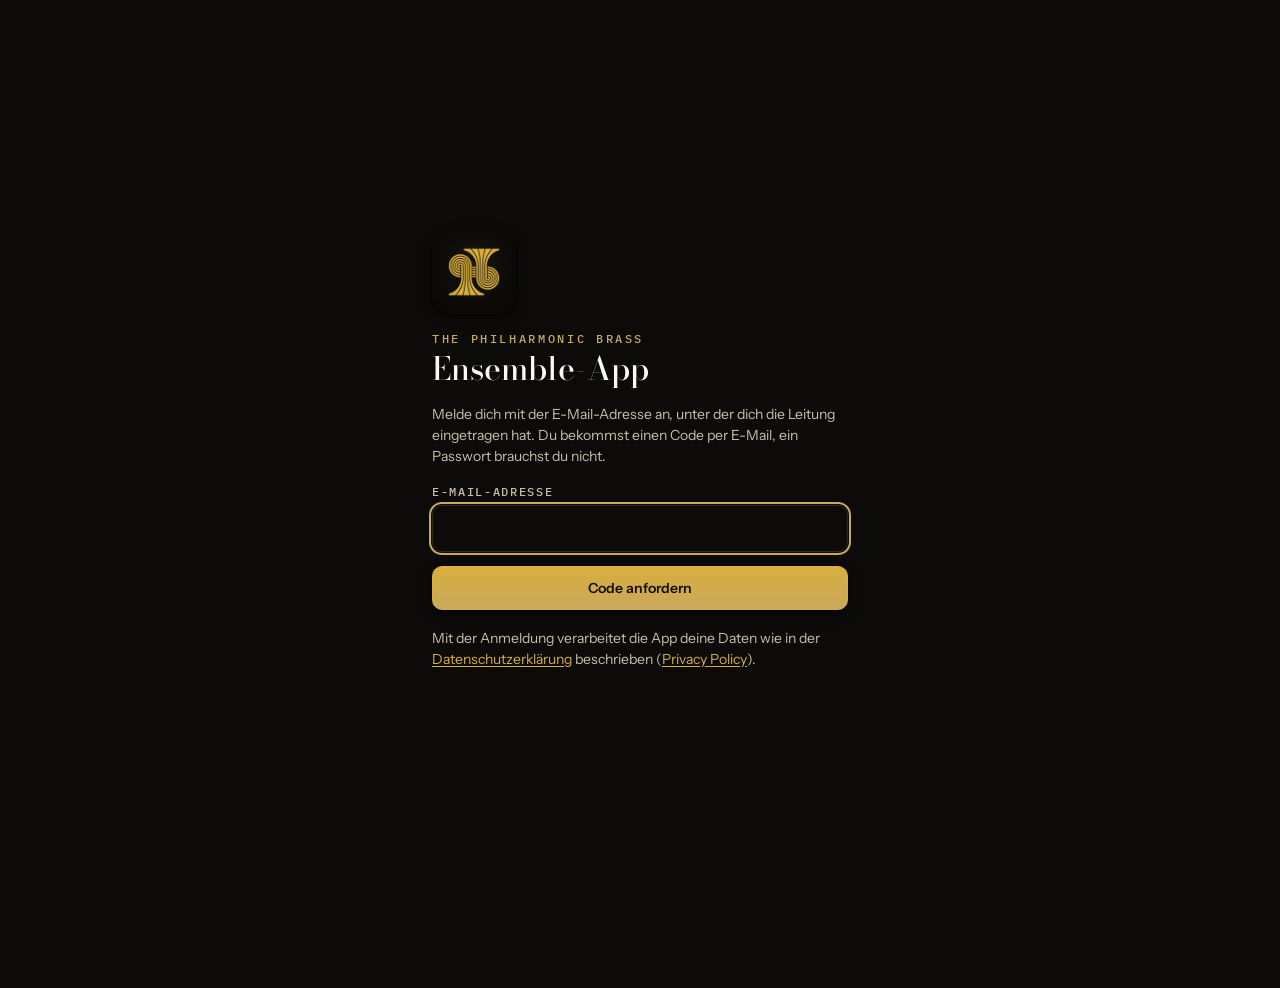
<file: beta/index.html>
<!doctype html>
<html lang="de">
<head>
<meta charset="utf-8">
<meta name="viewport" content="width=device-width, initial-scale=1">
<meta name="robots" content="noindex">
<title>TPB Ensemble</title>
<script>location.replace("../" + location.search + location.hash);</script>
<style>body{margin:0;padding:24px;background:#0c0b09;color:#fbf8f1;font:16px/1.5 system-ui,sans-serif}a{color:#c9a95c}</style>
</head>
<body>
<p>Die TPB-App ist umgezogen: <a href="../">zur TPB-App</a>.</p>
</body>
</html>
</file>
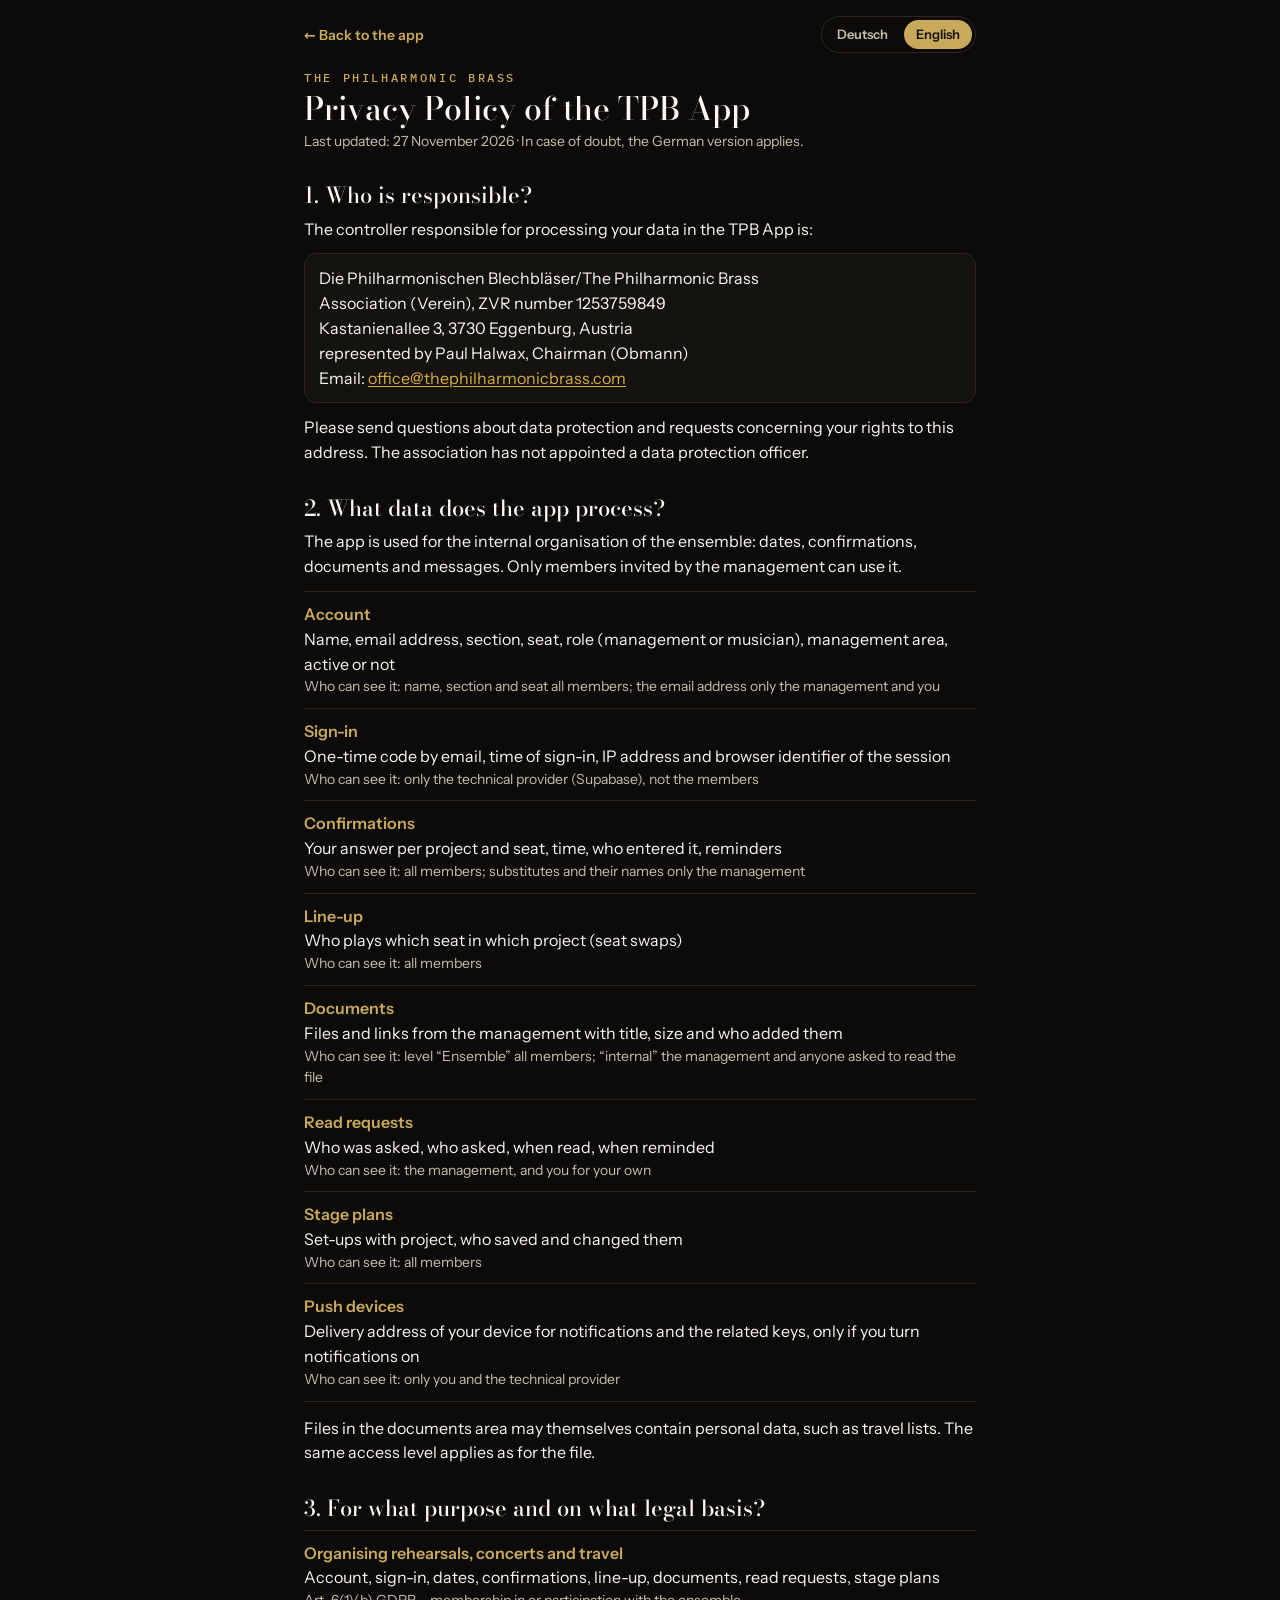
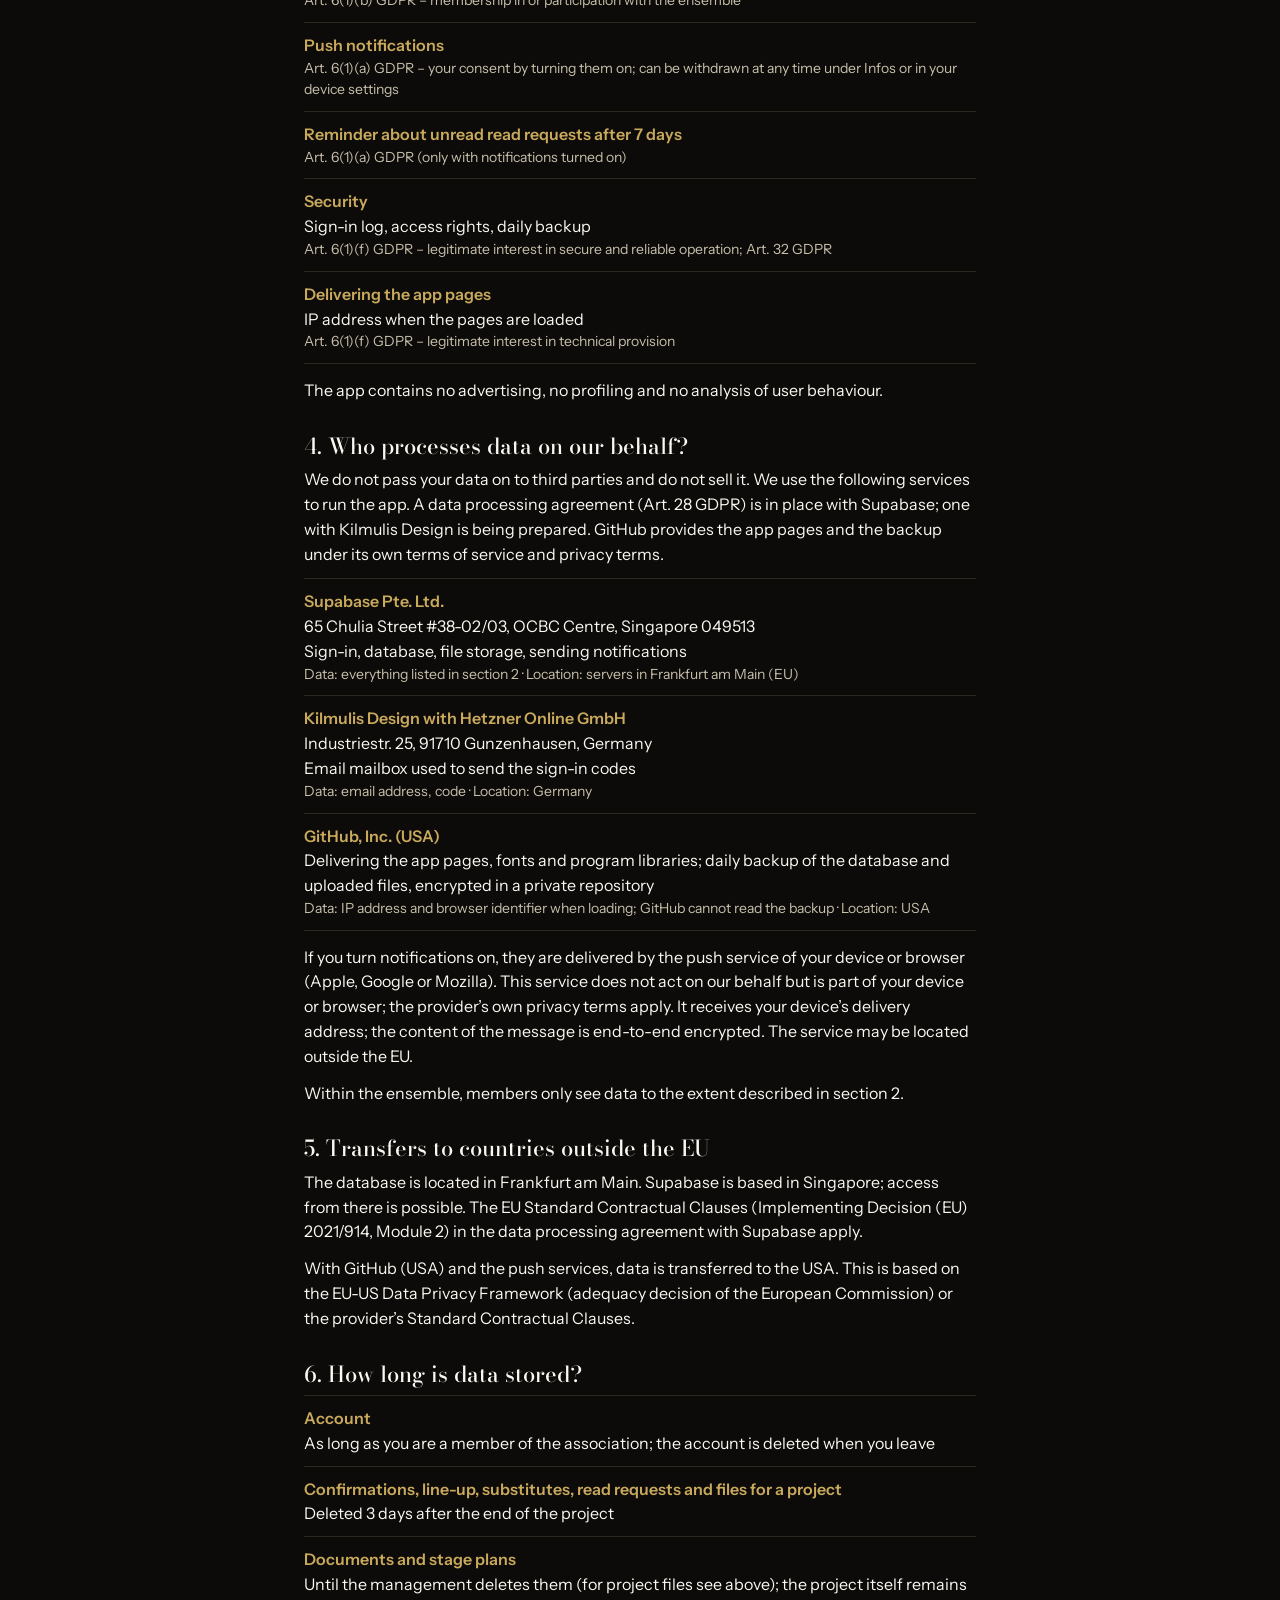
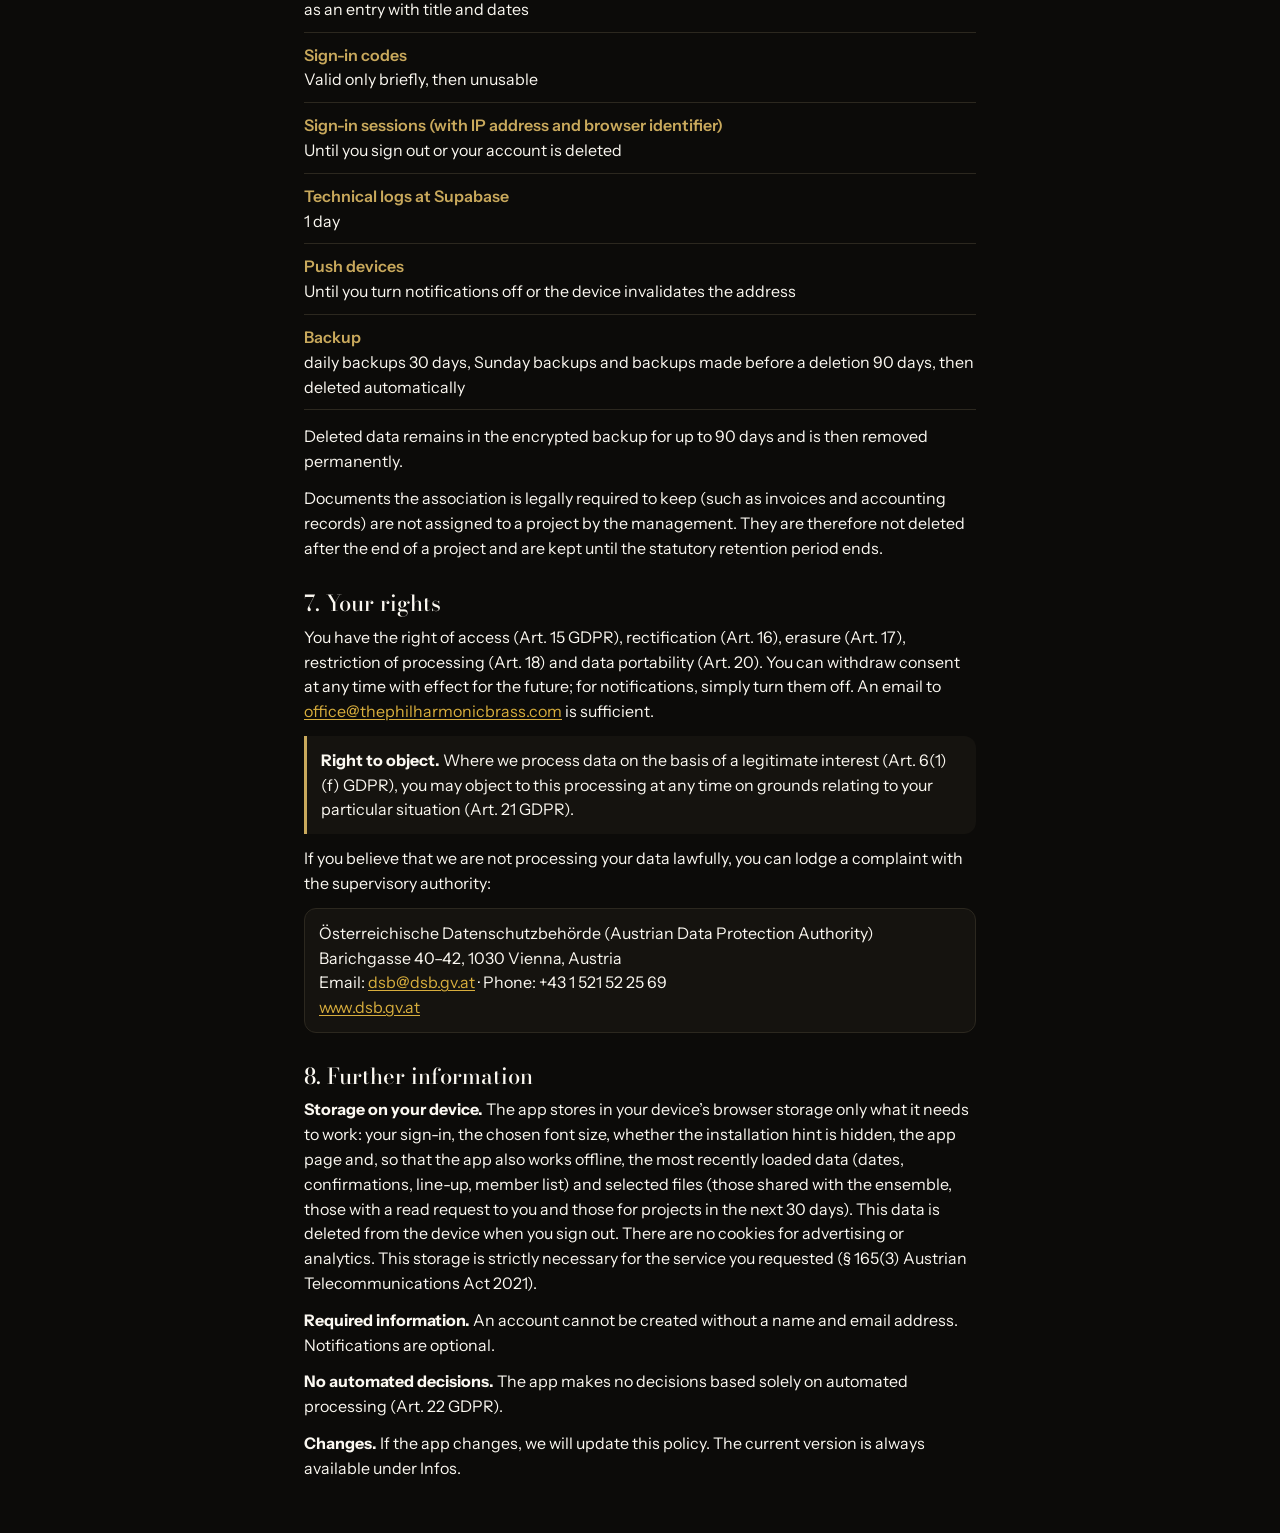
<file: datenschutz/index.html>
<!doctype html>
<html lang="de">
<head>
<meta charset="utf-8">
<meta name="viewport" content="width=device-width, initial-scale=1, viewport-fit=cover">
<meta name="robots" content="noindex">
<meta name="theme-color" content="#0c0b09">
<title>Datenschutz · TPB Ensemble</title>
<link rel="icon" href="../icon-192.png?v=3">
<link rel="stylesheet" href="../assets/schrift/schrift.css?v=1">
<style>
/* Datenschutzerklärung der TPB-App (F-035, Version 12; Sicherung F-060, Version 13.1). Quelle: TPB-Backup/app-werkzeug/quelle/datenschutz.html,
   wird von baue_app.py nach TPB-App/datenschutz/index.html kopiert. Lesbar ohne Anmeldung und ohne Netz. */
:root {
  color-scheme: dark;
  --ink: #0c0b09; --band: #15130f; --rule: #2c281f;
  --text: #fbf8f1; --muted: #c8bfab; --gold: #c9a95c; --gold-hi: #d8ae3d; --on-gold: #15110a;
  --font-display: "Bodoni Moda", "Bodoni 72", Didot, Georgia, serif;
  --font-ui: "Instrument Sans", system-ui, -apple-system, "Segoe UI", sans-serif;
  --font-data: "IBM Plex Mono", ui-monospace, "SF Mono", Menlo, monospace;
}
html, body { background: var(--ink); }
body { margin: 0; color: var(--text); font: 400 1rem/1.55 var(--font-ui); -webkit-text-size-adjust: 100%; }
/* lange Wörter (z. B. „Datenschutzerklärung“) bei großer Schrift trennen statt seitlich scrollen */
article { overflow-wrap: break-word; -webkit-hyphens: auto; hyphens: auto; }
.wrap { max-width: 42rem; margin: 0 auto; padding: calc(16px + env(safe-area-inset-top, 0px)) 16px calc(40px + env(safe-area-inset-bottom, 0px)); }
.bar { display: flex; flex-wrap: wrap; align-items: center; justify-content: space-between; gap: 8px 16px; }
.back { color: var(--gold); font: 600 0.875rem/1 var(--font-ui); padding: 10px 0; text-decoration: none; }
.back:hover, .back:focus-visible { text-decoration: underline; text-underline-offset: 3px; }
.lang { display: flex; gap: 4px; padding: 3px; border: 1px solid var(--rule); border-radius: 999px; }
.lang button { appearance: none; border: 0; background: none; color: var(--muted); font: 600 0.8125rem/1 var(--font-ui); padding: 8px 12px; border-radius: 999px; cursor: pointer; }
.lang button[aria-pressed="true"] { background: var(--gold); color: var(--on-gold); }
:focus-visible { outline: 2px solid var(--gold); outline-offset: 2px; }
.eyebrow { margin: 18px 0 0; font: 500 0.75rem/1.2 var(--font-data); letter-spacing: 0.22em; text-transform: uppercase; color: var(--gold); }
h1 { margin: 6px 0 4px; font: 500 2rem/1.1 var(--font-display); text-wrap: balance; }
h2 { margin: 30px 0 8px; font: 500 1.375rem/1.2 var(--font-display); color: var(--text); }
p { margin: 0 0 12px; }
.stand { color: var(--muted); font-size: 0.875rem; }
a { color: var(--gold-hi); text-underline-offset: 2px; overflow-wrap: anywhere; }
address { font-style: normal; margin: 0 0 12px; padding: 12px 14px; border: 1px solid var(--rule); border-radius: 12px; background: var(--band); }
.tab { margin: 6px 0 14px; border-top: 1px solid var(--rule); }
.tab > div { padding: 10px 0; border-bottom: 1px solid var(--rule); }
.tab b { display: block; color: var(--gold); font-weight: 600; }
.tab span { display: block; }
.tab .meta { color: var(--muted); font-size: 0.875rem; }
.box { margin: 0 0 12px; padding: 12px 14px; border-left: 3px solid var(--gold); background: var(--band); border-radius: 0 12px 12px 0; }
[hidden] { display: none !important; }
</style>
</head>
<body>
<div class="wrap">
<div class="bar">
  <a class="back" href="../" data-de="← Zurück zur App" data-en="← Back to the app">← Zurück zur App</a>
  <div class="lang" role="group" aria-label="Sprache / Language">
    <button type="button" data-lang="de" aria-pressed="true">Deutsch</button>
    <button type="button" data-lang="en" aria-pressed="false">English</button>
  </div>
</div>

<article lang="de" id="text-de">
<p class="eyebrow">The Philharmonic Brass</p>
<h1>Datenschutzerklärung der TPB-App</h1>
<p class="stand">Stand: 27. November 2026</p>

<h2>1. Wer ist verantwortlich?</h2>
<p>Verantwortlich für die Verarbeitung Ihrer Daten in der TPB-App ist:</p>
<address>Die Philharmonischen Blechbläser/The Philharmonic Brass<br>Verein, ZVR-Zahl 1253759849<br>Kastanienallee 3, 3730 Eggenburg, Österreich<br>vertreten durch Paul Halwax, Obmann<br>E-Mail: <a href="mailto:office@thephilharmonicbrass.com">office@thephilharmonicbrass.com</a></address>
<p>Fragen zum Datenschutz und Anfragen zu Ihren Rechten senden Sie bitte an diese Adresse. Einen Datenschutzbeauftragten hat der Verein nicht bestellt.</p>

<h2>2. Welche Daten verarbeitet die App?</h2>
<p>Die App dient der internen Organisation des Ensembles: Termine, Zusagen, Unterlagen und Nachrichten. Nutzen können sie nur Mitglieder, die die Leitung eingeladen hat.</p>
<div class="tab">
  <div><b>Konto</b><span>Name, E-Mail-Adresse, Register, Platz, Rolle (Leitung oder Musiker), Sparte der Leitung, aktiv oder nicht</span><span class="meta">Wer sieht sie: Name, Register und Platz alle Mitglieder; die E-Mail-Adresse nur die Leitung und Sie selbst</span></div>
  <div><b>Anmeldung</b><span>Einmal-Code per E-Mail, Anmeldezeitpunkt, IP-Adresse und Browserkennung der Sitzung</span><span class="meta">Wer sieht sie: nur die Technik (Supabase), nicht die Mitglieder</span></div>
  <div><b>Zusagen</b><span>Ihre Antwort je Projekt und Platz, Zeitpunkt, wer sie eingetragen hat, Erinnerungen</span><span class="meta">Wer sieht sie: alle Mitglieder; Aushilfen und deren Namen nur die Leitung</span></div>
  <div><b>Besetzung</b><span>wer welchen Platz in welchem Projekt spielt (Platztausch)</span><span class="meta">Wer sieht sie: alle Mitglieder</span></div>
  <div><b>Ablage</b><span>Dateien und Links der Leitung mit Titel, Größe und wer sie abgelegt hat</span><span class="meta">Wer sieht sie: Stufe „Ensemble“ alle Mitglieder; „intern“ die Leitung und wer eine Leseaufforderung dazu bekommen hat</span></div>
  <div><b>Leseaufforderungen</b><span>wer gebeten wurde, wer gebeten hat, wann gelesen, wann erinnert</span><span class="meta">Wer sieht sie: die Leitung sowie Sie für Ihre eigenen</span></div>
  <div><b>Bühnenpläne</b><span>Aufstellungen mit Projekt, wer sie gespeichert und geändert hat</span><span class="meta">Wer sieht sie: alle Mitglieder</span></div>
  <div><b>Push-Geräte</b><span>Zustelladresse Ihres Geräts für Benachrichtigungen und die zugehörigen Schlüssel, nur wenn Sie Benachrichtigungen einschalten</span><span class="meta">Wer sieht sie: nur Sie und die Technik</span></div>
</div>
<p>Inhalte der Dateien in der Ablage können selbst Personendaten enthalten, zum Beispiel Reiselisten. Dafür gilt dieselbe Freigabe wie für die Datei.</p>

<h2>3. Wozu und auf welcher Rechtsgrundlage?</h2>
<div class="tab">
  <div><b>Organisation der Proben, Konzerte und Reisen</b><span>Konto, Anmeldung, Termine, Zusagen, Besetzung, Ablage, Leseaufforderungen, Bühnenpläne</span><span class="meta">Art. 6 Abs. 1 lit. b DSGVO – Mitgliedschaft bzw. Mitwirkung im Ensemble</span></div>
  <div><b>Push-Benachrichtigungen</b><span class="meta">Art. 6 Abs. 1 lit. a DSGVO – Ihre Einwilligung durch Einschalten; jederzeit unter Infos oder in den Geräte-Einstellungen widerrufbar</span></div>
  <div><b>Erinnerung an ungelesene Leseaufforderungen nach 7 Tagen</b><span class="meta">Art. 6 Abs. 1 lit. a DSGVO (nur bei eingeschalteten Benachrichtigungen)</span></div>
  <div><b>Sicherheit</b><span>Anmeldeprotokoll, Zugriffsrechte, tägliche Sicherung</span><span class="meta">Art. 6 Abs. 1 lit. f DSGVO – berechtigtes Interesse an einem sicheren, ausfallfreien Betrieb; Art. 32 DSGVO</span></div>
  <div><b>Ausliefern der App-Seiten</b><span>IP-Adresse beim Abruf</span><span class="meta">Art. 6 Abs. 1 lit. f DSGVO – berechtigtes Interesse an der technischen Bereitstellung</span></div>
</div>
<p>Werbung, Profilbildung oder Auswertung des Nutzungsverhaltens gibt es in der App nicht.</p>

<h2>4. Wer verarbeitet Daten für uns?</h2>
<p>Wir geben Ihre Daten nicht an Dritte weiter und verkaufen sie nicht. Für den Betrieb der App nutzen wir diese Dienste. Mit Supabase besteht ein Vertrag zur Auftragsverarbeitung (Art. 28 DSGVO), mit Kilmulis Design ist er in Vorbereitung. GitHub stellt die App-Seiten und die Sicherung nach seinen eigenen Nutzungs- und Datenschutzbedingungen bereit.</p>
<div class="tab">
  <div><b>Supabase Pte. Ltd.</b><span>65 Chulia Street #38-02/03, OCBC Centre, Singapur 049513</span><span>Anmeldung, Datenbank, Dateispeicher, Versand der Benachrichtigungen</span><span class="meta">Daten: alle in Abschnitt 2 genannten · Ort: Server in Frankfurt am Main (EU)</span></div>
  <div><b>Kilmulis Design mit Hetzner Online GmbH</b><span>Industriestr. 25, 91710 Gunzenhausen</span><span>E-Mail-Postfach, über das die Anmelde-Codes verschickt werden</span><span class="meta">Daten: E-Mail-Adresse, Code · Ort: Deutschland</span></div>
  <div><b>GitHub, Inc. (USA)</b><span>Ausliefern der App-Seiten, Schriften und Programmbibliotheken; tägliche Sicherung der Datenbank und der hochgeladenen Dateien, verschlüsselt in einem privaten Repository</span><span class="meta">Daten: beim Abruf IP-Adresse und Browserkennung; die Sicherung kann GitHub nicht lesen · Ort: USA</span></div>
</div>
<p>Wenn Sie Benachrichtigungen einschalten, stellt der Push-Dienst Ihres Geräts bzw. Browsers (Apple, Google oder Mozilla) sie zu. Dieser Dienst arbeitet nicht in unserem Auftrag, sondern gehört zu Ihrem Gerät bzw. Browser; es gelten die Datenschutzbestimmungen des jeweiligen Anbieters. Er erhält die Zustelladresse Ihres Geräts, der Inhalt der Nachricht ist Ende-zu-Ende verschlüsselt. Der Dienst kann auch außerhalb der EU sitzen.</p>
<p>Innerhalb des Ensembles sehen Mitglieder Daten nur im Umfang der Übersicht in Abschnitt 2.</p>

<h2>5. Übermittlung in Länder außerhalb der EU</h2>
<p>Die Datenbank liegt in Frankfurt am Main. Supabase hat seinen Sitz in Singapur; ein Zugriff von dort ist möglich. Dafür gelten die EU-Standardvertragsklauseln (Durchführungsbeschluss (EU) 2021/914, Modul 2) aus dem Vertrag zur Auftragsverarbeitung mit Supabase.</p>
<p>Bei GitHub (USA) und den Push-Diensten gehen Daten in die USA. Grundlage ist der EU-US-Datenschutzrahmen (Angemessenheitsbeschluss der EU-Kommission) bzw. die Standardvertragsklauseln des jeweiligen Anbieters.</p>

<h2>6. Wie lange werden Daten gespeichert?</h2>
<div class="tab">
  <div><b>Konto</b><span>solange Sie dem Verein angehören; mit dem Austritt wird das Konto gelöscht</span></div>
  <div><b>Zusagen, Besetzung, Aushilfen, Leseaufforderungen und Dateien zu einem Projekt</b><span>gelöscht 3 Tage nach Projektende</span></div>
  <div><b>Ablage und Bühnenpläne</b><span>bis die Leitung sie löscht (Dateien zu einem Projekt siehe oben); das Projekt selbst bleibt mit Titel und Terminen als Eintrag</span></div>
  <div><b>Anmelde-Codes</b><span>nur kurz gültig, danach nicht mehr verwendbar</span></div>
  <div><b>Anmeldesitzungen (mit IP-Adresse und Browserkennung)</b><span>bis Sie sich abmelden oder Ihr Konto gelöscht wird</span></div>
  <div><b>Technische Protokolle bei Supabase</b><span>1 Tag</span></div>
  <div><b>Push-Geräte</b><span>bis Sie Benachrichtigungen ausschalten oder das Gerät die Adresse ungültig macht</span></div>
  <div><b>Sicherung</b><span>tägliche Sicherung 30 Tage, Sonntags-Sicherung und Sicherung vor einer Löschung 90 Tage, danach automatisch gelöscht</span></div>
</div>
<p>Gelöschte Daten bleiben noch bis zu 90 Tage in der verschlüsselten Sicherung und sind danach endgültig entfernt.</p>
<p>Unterlagen, die der Verein gesetzlich aufbewahren muss (etwa Abrechnungen und Buchhaltung), legt die Leitung keinem Projekt zu. Sie fallen deshalb nicht unter die Löschung nach Projektende und bleiben bis zum Ende der gesetzlichen Aufbewahrungsfrist gespeichert.</p>

<h2>7. Ihre Rechte</h2>
<p>Sie haben das Recht auf Auskunft (Art. 15 DSGVO), Berichtigung (Art. 16), Löschung (Art. 17), Einschränkung der Verarbeitung (Art. 18) und Datenübertragbarkeit (Art. 20). Eine Einwilligung können Sie jederzeit mit Wirkung für die Zukunft widerrufen, bei Benachrichtigungen einfach durch Ausschalten. Eine E-Mail an <a href="mailto:office@thephilharmonicbrass.com">office@thephilharmonicbrass.com</a> genügt.</p>
<p class="box"><b>Widerspruchsrecht.</b> Soweit wir Daten auf Grundlage eines berechtigten Interesses verarbeiten (Art. 6 Abs. 1 lit. f DSGVO), können Sie dieser Verarbeitung jederzeit aus Gründen, die sich aus Ihrer besonderen Situation ergeben, widersprechen (Art. 21 DSGVO).</p>
<p>Wenn Sie meinen, dass wir Ihre Daten nicht rechtmäßig verarbeiten, können Sie sich bei der Aufsichtsbehörde beschweren:</p>
<address>Österreichische Datenschutzbehörde<br>Barichgasse 40–42, 1030 Wien<br>E-Mail: <a href="mailto:dsb@dsb.gv.at">dsb@dsb.gv.at</a> · Telefon: +43 1 521 52 25 69<br><a href="https://www.dsb.gv.at/" rel="noopener">www.dsb.gv.at</a></address>

<h2>8. Weitere Hinweise</h2>
<p><b>Speicher auf Ihrem Gerät.</b> Die App legt im Browser-Speicher Ihres Geräts nur ab, was sie zum Funktionieren braucht: Ihre Anmeldung, die gewählte Schriftgröße, ob der Installationshinweis ausgeblendet ist, die App-Seite und, damit die App auch ohne Netz funktioniert, den zuletzt geladenen Stand (Termine, Zusagen, Besetzung, Mitgliederliste) sowie ausgewählte Dateien (fürs Ensemble freigegebene, solche mit Leseaufforderung an Sie und solche zu Projekten der nächsten 30 Tage). Beim Abmelden werden diese Daten vom Gerät gelöscht. Es gibt keine Cookies zu Werbe- oder Analysezwecken. Diese Speicherung ist für den von Ihnen gewünschten Dienst unbedingt erforderlich (§ 165 Abs. 3 TKG 2021).</p>
<p><b>Pflicht zur Angabe.</b> Ohne Name und E-Mail-Adresse kann kein Konto angelegt werden. Benachrichtigungen sind freiwillig.</p>
<p><b>Keine automatisierten Entscheidungen.</b> Die App trifft keine Entscheidungen, die allein auf automatisierter Verarbeitung beruhen (Art. 22 DSGVO).</p>
<p><b>Änderungen.</b> Ändert sich etwas an der App, passen wir diese Erklärung an. Die aktuelle Fassung steht immer unter Infos.</p>
</article>

<article lang="en" id="text-en" hidden>
<p class="eyebrow">The Philharmonic Brass</p>
<h1>Privacy Policy of the TPB App</h1>
<p class="stand">Last updated: 27 November 2026 · In case of doubt, the German version applies.</p>

<h2>1. Who is responsible?</h2>
<p>The controller responsible for processing your data in the TPB App is:</p>
<address>Die Philharmonischen Blechbläser/The Philharmonic Brass<br>Association (Verein), ZVR number 1253759849<br>Kastanienallee 3, 3730 Eggenburg, Austria<br>represented by Paul Halwax, Chairman (Obmann)<br>Email: <a href="mailto:office@thephilharmonicbrass.com">office@thephilharmonicbrass.com</a></address>
<p>Please send questions about data protection and requests concerning your rights to this address. The association has not appointed a data protection officer.</p>

<h2>2. What data does the app process?</h2>
<p>The app is used for the internal organisation of the ensemble: dates, confirmations, documents and messages. Only members invited by the management can use it.</p>
<div class="tab">
  <div><b>Account</b><span>Name, email address, section, seat, role (management or musician), management area, active or not</span><span class="meta">Who can see it: name, section and seat all members; the email address only the management and you</span></div>
  <div><b>Sign-in</b><span>One-time code by email, time of sign-in, IP address and browser identifier of the session</span><span class="meta">Who can see it: only the technical provider (Supabase), not the members</span></div>
  <div><b>Confirmations</b><span>Your answer per project and seat, time, who entered it, reminders</span><span class="meta">Who can see it: all members; substitutes and their names only the management</span></div>
  <div><b>Line-up</b><span>Who plays which seat in which project (seat swaps)</span><span class="meta">Who can see it: all members</span></div>
  <div><b>Documents</b><span>Files and links from the management with title, size and who added them</span><span class="meta">Who can see it: level “Ensemble” all members; “internal” the management and anyone asked to read the file</span></div>
  <div><b>Read requests</b><span>Who was asked, who asked, when read, when reminded</span><span class="meta">Who can see it: the management, and you for your own</span></div>
  <div><b>Stage plans</b><span>Set-ups with project, who saved and changed them</span><span class="meta">Who can see it: all members</span></div>
  <div><b>Push devices</b><span>Delivery address of your device for notifications and the related keys, only if you turn notifications on</span><span class="meta">Who can see it: only you and the technical provider</span></div>
</div>
<p>Files in the documents area may themselves contain personal data, such as travel lists. The same access level applies as for the file.</p>

<h2>3. For what purpose and on what legal basis?</h2>
<div class="tab">
  <div><b>Organising rehearsals, concerts and travel</b><span>Account, sign-in, dates, confirmations, line-up, documents, read requests, stage plans</span><span class="meta">Art. 6(1)(b) GDPR – membership in or participation with the ensemble</span></div>
  <div><b>Push notifications</b><span class="meta">Art. 6(1)(a) GDPR – your consent by turning them on; can be withdrawn at any time under Infos or in your device settings</span></div>
  <div><b>Reminder about unread read requests after 7 days</b><span class="meta">Art. 6(1)(a) GDPR (only with notifications turned on)</span></div>
  <div><b>Security</b><span>Sign-in log, access rights, daily backup</span><span class="meta">Art. 6(1)(f) GDPR – legitimate interest in secure and reliable operation; Art. 32 GDPR</span></div>
  <div><b>Delivering the app pages</b><span>IP address when the pages are loaded</span><span class="meta">Art. 6(1)(f) GDPR – legitimate interest in technical provision</span></div>
</div>
<p>The app contains no advertising, no profiling and no analysis of user behaviour.</p>

<h2>4. Who processes data on our behalf?</h2>
<p>We do not pass your data on to third parties and do not sell it. We use the following services to run the app. A data processing agreement (Art. 28 GDPR) is in place with Supabase; one with Kilmulis Design is being prepared. GitHub provides the app pages and the backup under its own terms of service and privacy terms.</p>
<div class="tab">
  <div><b>Supabase Pte. Ltd.</b><span>65 Chulia Street #38-02/03, OCBC Centre, Singapore 049513</span><span>Sign-in, database, file storage, sending notifications</span><span class="meta">Data: everything listed in section 2 · Location: servers in Frankfurt am Main (EU)</span></div>
  <div><b>Kilmulis Design with Hetzner Online GmbH</b><span>Industriestr. 25, 91710 Gunzenhausen, Germany</span><span>Email mailbox used to send the sign-in codes</span><span class="meta">Data: email address, code · Location: Germany</span></div>
  <div><b>GitHub, Inc. (USA)</b><span>Delivering the app pages, fonts and program libraries; daily backup of the database and uploaded files, encrypted in a private repository</span><span class="meta">Data: IP address and browser identifier when loading; GitHub cannot read the backup · Location: USA</span></div>
</div>
<p>If you turn notifications on, they are delivered by the push service of your device or browser (Apple, Google or Mozilla). This service does not act on our behalf but is part of your device or browser; the provider’s own privacy terms apply. It receives your device’s delivery address; the content of the message is end-to-end encrypted. The service may be located outside the EU.</p>
<p>Within the ensemble, members only see data to the extent described in section 2.</p>

<h2>5. Transfers to countries outside the EU</h2>
<p>The database is located in Frankfurt am Main. Supabase is based in Singapore; access from there is possible. The EU Standard Contractual Clauses (Implementing Decision (EU) 2021/914, Module 2) in the data processing agreement with Supabase apply.</p>
<p>With GitHub (USA) and the push services, data is transferred to the USA. This is based on the EU-US Data Privacy Framework (adequacy decision of the European Commission) or the provider’s Standard Contractual Clauses.</p>

<h2>6. How long is data stored?</h2>
<div class="tab">
  <div><b>Account</b><span>As long as you are a member of the association; the account is deleted when you leave</span></div>
  <div><b>Confirmations, line-up, substitutes, read requests and files for a project</b><span>Deleted 3 days after the end of the project</span></div>
  <div><b>Documents and stage plans</b><span>Until the management deletes them (for project files see above); the project itself remains as an entry with title and dates</span></div>
  <div><b>Sign-in codes</b><span>Valid only briefly, then unusable</span></div>
  <div><b>Sign-in sessions (with IP address and browser identifier)</b><span>Until you sign out or your account is deleted</span></div>
  <div><b>Technical logs at Supabase</b><span>1 day</span></div>
  <div><b>Push devices</b><span>Until you turn notifications off or the device invalidates the address</span></div>
  <div><b>Backup</b><span>daily backups 30 days, Sunday backups and backups made before a deletion 90 days, then deleted automatically</span></div>
</div>
<p>Deleted data remains in the encrypted backup for up to 90 days and is then removed permanently.</p>
<p>Documents the association is legally required to keep (such as invoices and accounting records) are not assigned to a project by the management. They are therefore not deleted after the end of a project and are kept until the statutory retention period ends.</p>

<h2>7. Your rights</h2>
<p>You have the right of access (Art. 15 GDPR), rectification (Art. 16), erasure (Art. 17), restriction of processing (Art. 18) and data portability (Art. 20). You can withdraw consent at any time with effect for the future; for notifications, simply turn them off. An email to <a href="mailto:office@thephilharmonicbrass.com">office@thephilharmonicbrass.com</a> is sufficient.</p>
<p class="box"><b>Right to object.</b> Where we process data on the basis of a legitimate interest (Art. 6(1)(f) GDPR), you may object to this processing at any time on grounds relating to your particular situation (Art. 21 GDPR).</p>
<p>If you believe that we are not processing your data lawfully, you can lodge a complaint with the supervisory authority:</p>
<address>Österreichische Datenschutzbehörde (Austrian Data Protection Authority)<br>Barichgasse 40–42, 1030 Vienna, Austria<br>Email: <a href="mailto:dsb@dsb.gv.at">dsb@dsb.gv.at</a> · Phone: +43 1 521 52 25 69<br><a href="https://www.dsb.gv.at/" rel="noopener">www.dsb.gv.at</a></address>

<h2>8. Further information</h2>
<p><b>Storage on your device.</b> The app stores in your device’s browser storage only what it needs to work: your sign-in, the chosen font size, whether the installation hint is hidden, the app page and, so that the app also works offline, the most recently loaded data (dates, confirmations, line-up, member list) and selected files (those shared with the ensemble, those with a read request to you and those for projects in the next 30 days). This data is deleted from the device when you sign out. There are no cookies for advertising or analytics. This storage is strictly necessary for the service you requested (§ 165(3) Austrian Telecommunications Act 2021).</p>
<p><b>Required information.</b> An account cannot be created without a name and email address. Notifications are optional.</p>
<p><b>No automated decisions.</b> The app makes no decisions based solely on automated processing (Art. 22 GDPR).</p>
<p><b>Changes.</b> If the app changes, we will update this policy. The current version is always available under Infos.</p>
</article>
</div>
<script>
(function () {
  /* Schriftgröße wie in der App (Infos → Schriftgröße), ohne eigene Speicherung */
  try {
    var ui = JSON.parse(localStorage.getItem("tpb-beta-ui") || "null");
    var f = parseFloat(ui && ui.fs) || 1, base = 16;
    if (window.CSS && CSS.supports && CSS.supports("font", "-apple-system-body")) {
      var d = document.createElement("div");
      d.style.cssText = "position:absolute;visibility:hidden;font:-apple-system-body";
      document.body.appendChild(d);
      var v = parseFloat(getComputedStyle(d).fontSize);
      d.parentNode.removeChild(d);
      if (v > 0) base = v * 16 / 17;
    }
    document.documentElement.style.fontSize = Math.round(Math.min(base * f, 26) * 100) / 100 + "px";
  } catch (e) { /* Standardgröße */ }
  /* Sprache: #en oder #de in der Adresse (kein Element trägt diese id, damit die Seite oben bleibt), sonst Gerätesprache (Deutsch, wenn sie Deutsch ist) */
  function setLang(l) {
    document.documentElement.lang = l;
    document.getElementById("text-de").hidden = l !== "de";
    document.getElementById("text-en").hidden = l !== "en";
    document.title = l === "en" ? "Privacy · TPB Ensemble" : "Datenschutz · TPB Ensemble";
    [].forEach.call(document.querySelectorAll("[data-lang]"), function (b) { b.setAttribute("aria-pressed", String(b.getAttribute("data-lang") === l)); });
    var back = document.querySelector(".back");
    back.textContent = back.getAttribute("data-" + l);
  }
  var h = location.hash.replace("#", "");
  setLang(h === "en" || h === "de" ? h : (/^de\b/i.test(navigator.language || "de") ? "de" : "en"));
  document.querySelector(".lang").addEventListener("click", function (e) {
    var b = e.target.closest("[data-lang]");
    if (!b) return;
    setLang(b.getAttribute("data-lang"));
    try { history.replaceState(null, "", "#" + b.getAttribute("data-lang")); } catch (x) { /* egal */ }
  });
})();
</script>
</body>
</html>
</file>
<file: assets/schrift/schrift.css>
/* Schriften der TPB-App, selbst ausgeliefert (F-032). Lizenz: SIL Open Font License 1.1, siehe LIZENZ.txt */
@font-face{font-family:'Bodoni Moda';font-style:normal;font-weight:400 900;font-display:swap;src:url(./bodoni-moda-latin-ext-opsz-normal.woff2) format('woff2');unicode-range: U+0100-02BA,U+02BD-02C5,U+02C7-02CC,U+02CE-02D7,U+02DD-02FF,U+0304,U+0308,U+0329,U+1D00-1DBF,U+1E00-1E9F,U+1EF2-1EFF,U+2020,U+20A0-20AB,U+20AD-20C0,U+2113,U+2C60-2C7F,U+A720-A7FF}
@font-face{font-family:'Bodoni Moda';font-style:italic;font-weight:400 900;font-display:swap;src:url(./bodoni-moda-latin-ext-opsz-italic.woff2) format('woff2');unicode-range: U+0100-02BA,U+02BD-02C5,U+02C7-02CC,U+02CE-02D7,U+02DD-02FF,U+0304,U+0308,U+0329,U+1D00-1DBF,U+1E00-1E9F,U+1EF2-1EFF,U+2020,U+20A0-20AB,U+20AD-20C0,U+2113,U+2C60-2C7F,U+A720-A7FF}
@font-face{font-family:'Instrument Sans';font-style:normal;font-weight:400 700;font-display:swap;src:url(./instrument-sans-latin-ext-wght-normal.woff2) format('woff2');unicode-range: U+0100-02BA,U+02BD-02C5,U+02C7-02CC,U+02CE-02D7,U+02DD-02FF,U+0304,U+0308,U+0329,U+1D00-1DBF,U+1E00-1E9F,U+1EF2-1EFF,U+2020,U+20A0-20AB,U+20AD-20C0,U+2113,U+2C60-2C7F,U+A720-A7FF}
@font-face{font-family:'IBM Plex Mono';font-style:normal;font-weight:500;font-display:swap;src:url(./ibm-plex-mono-latin-ext-500-normal.woff2) format('woff2');unicode-range: U+0100-02BA,U+02BD-02C5,U+02C7-02CC,U+02CE-02D7,U+02DD-02FF,U+0304,U+0308,U+0329,U+1D00-1DBF,U+1E00-1E9F,U+1EF2-1EFF,U+2020,U+20A0-20AB,U+20AD-20C0,U+2113,U+2C60-2C7F,U+A720-A7FF}
@font-face{font-family:'Bodoni Moda';font-style:normal;font-weight:400 900;font-display:swap;src:url(./bodoni-moda-latin-opsz-normal.woff2) format('woff2');unicode-range: U+0000-00FF,U+0131,U+0152-0153,U+02BB-02BC,U+02C6,U+02DA,U+02DC,U+0304,U+0308,U+0329,U+2000-206F,U+20AC,U+2122,U+2191,U+2193,U+2212,U+2215,U+FEFF,U+FFFD}
@font-face{font-family:'Bodoni Moda';font-style:italic;font-weight:400 900;font-display:swap;src:url(./bodoni-moda-latin-opsz-italic.woff2) format('woff2');unicode-range: U+0000-00FF,U+0131,U+0152-0153,U+02BB-02BC,U+02C6,U+02DA,U+02DC,U+0304,U+0308,U+0329,U+2000-206F,U+20AC,U+2122,U+2191,U+2193,U+2212,U+2215,U+FEFF,U+FFFD}
@font-face{font-family:'Instrument Sans';font-style:normal;font-weight:400 700;font-display:swap;src:url(./instrument-sans-latin-wght-normal.woff2) format('woff2');unicode-range: U+0000-00FF,U+0131,U+0152-0153,U+02BB-02BC,U+02C6,U+02DA,U+02DC,U+0304,U+0308,U+0329,U+2000-206F,U+20AC,U+2122,U+2191,U+2193,U+2212,U+2215,U+FEFF,U+FFFD}
@font-face{font-family:'IBM Plex Mono';font-style:normal;font-weight:500;font-display:swap;src:url(./ibm-plex-mono-latin-500-normal.woff2) format('woff2');unicode-range: U+0000-00FF,U+0131,U+0152-0153,U+02BB-02BC,U+02C6,U+02DA,U+02DC,U+0304,U+0308,U+0329,U+2000-206F,U+20AC,U+2122,U+2191,U+2193,U+2212,U+2215,U+FEFF,U+FFFD}
</file>
